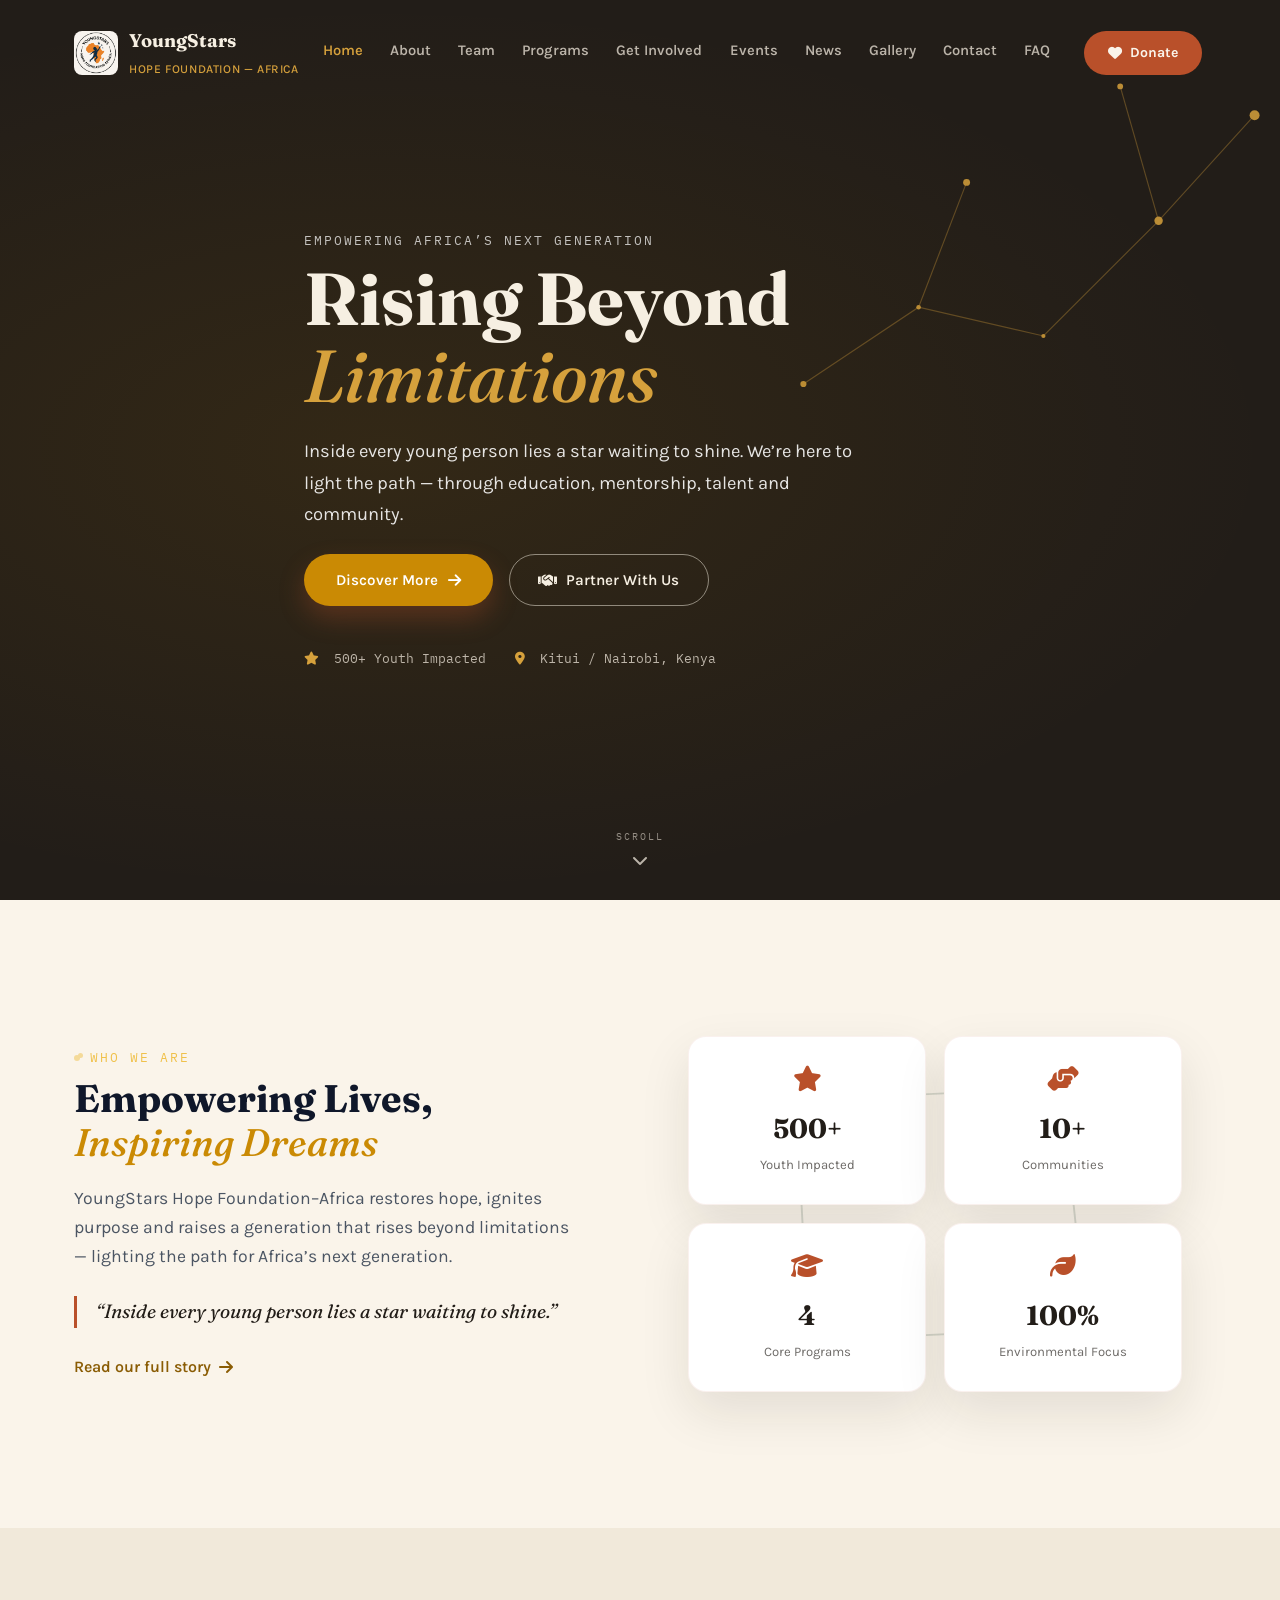
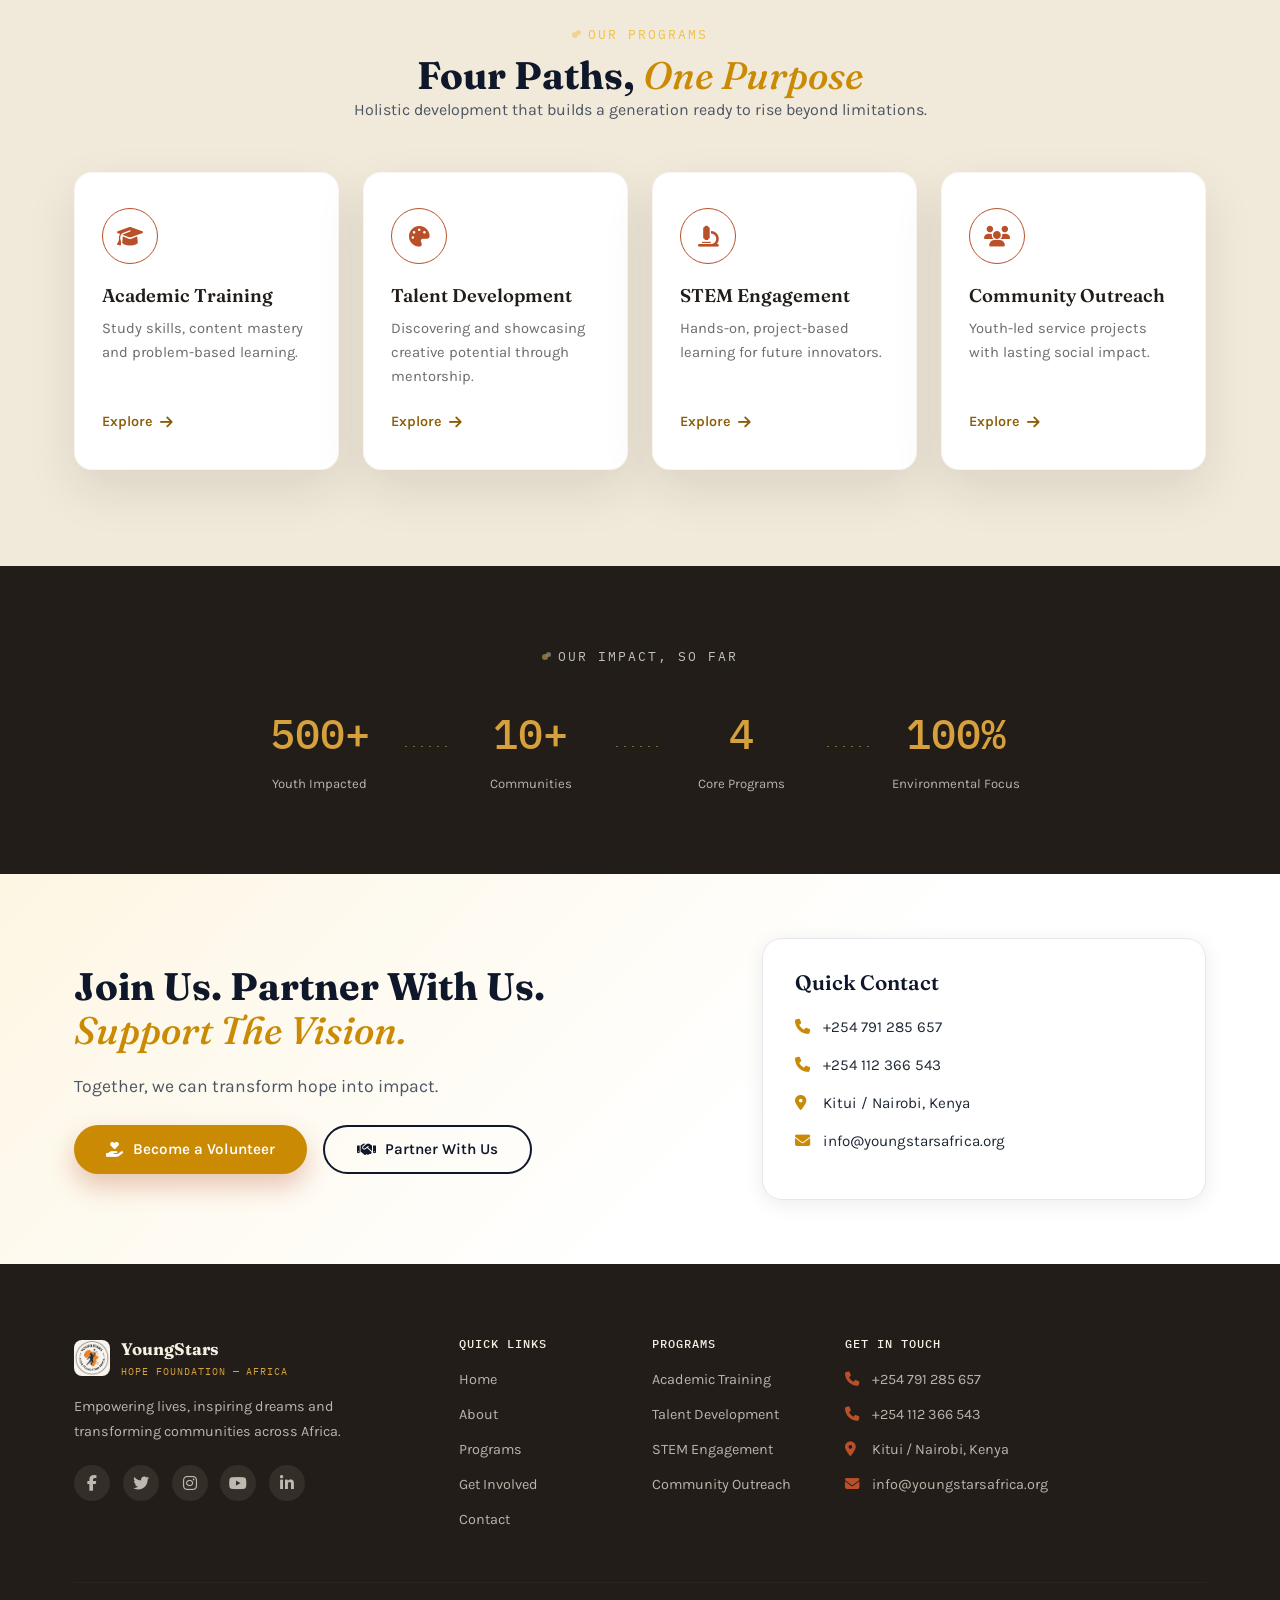
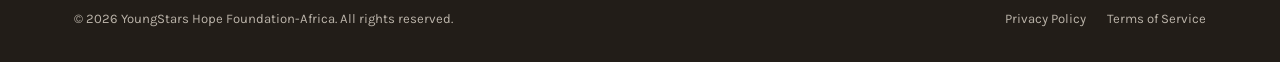
<file: index.html>
<!DOCTYPE html>
<html lang="en">
<head>
    <meta charset="UTF-8" />
    <meta name="viewport" content="width=device-width, initial-scale=1.0" />
    <title>YoungStars Hope Foundation-Africa | Empowering Africa's Next Generation</title>
    <meta name="description" content="YoungStars Hope Foundation-Africa empowers youth across Kenya through education, mentorship, talent development, and community outreach. Join us to transform lives." />
    <link rel="canonical" href="https://youngstarsafrica.org/" />

    <!-- Open Graph -->
    <meta property="og:title" content="YoungStars Hope Foundation-Africa" />
    <meta property="og:description" content="Empowering lives, inspiring dreams and transforming communities across Africa." />
    <meta property="og:image" content="https://youngstarsafrica.org/assets/img/og-image.jpg" />
    <meta property="og:url" content="https://youngstarsafrica.org/" />
    <meta property="og:type" content="website" />

    <!-- Twitter Card -->
    <meta name="twitter:card" content="summary_large_image" />
    <meta name="twitter:title" content="YoungStars Hope Foundation-Africa" />
    <meta name="twitter:description" content="Empowering lives, inspiring dreams and transforming communities across Africa." />
    <meta name="twitter:image" content="https://youngstarsafrica.org/assets/img/og-image.jpg" />

    <!-- Preconnect -->
    <link rel="preconnect" href="https://fonts.googleapis.com" />
    <link rel="preconnect" href="https://fonts.gstatic.com" crossorigin />

    <!-- Bootstrap 5 (grid, collapse & modal behaviour only — visuals are overridden in main.min.css) -->
    <link href="https://cdn.jsdelivr.net/npm/bootstrap@5.3.0/dist/css/bootstrap.min.css" rel="stylesheet" />

    <!-- Font Awesome 6 -->
    <link rel="stylesheet" href="https://cdnjs.cloudflare.com/ajax/libs/font-awesome/6.5.1/css/all.min.css" />

    <!-- Google Fonts: Fraunces (display), Karla (body), IBM Plex Mono (labels/data) -->
    <link href="https://fonts.googleapis.com/css2?family=Fraunces:ital,opsz,wght@0,9..144,300;0,9..144,500;0,9..144,600;0,9..144,700;0,9..144,900;1,9..144,500;1,9..144,600&family=Karla:wght@400;500;600;700&family=IBM+Plex+Mono:wght@400;500&display=swap" rel="stylesheet" />

    <!-- Main CSS -->
    <link rel="stylesheet" href="assets/css/main.min.css" />

    <!-- JSON-LD Structured Data: Organization -->
    <script type="application/ld+json">
        {
            "@context": "https://schema.org",
            "@type": "Organization",
            "name": "YoungStars Hope Foundation-Africa",
            "url": "https://youngstarsafrica.org",
            "logo": "assets/img/logo.png",
            "description": "Empowering lives, inspiring dreams and transforming communities across Africa.",
            "address": {
                "@type": "PostalAddress",
                "addressLocality": "Kitui / Nairobi",
                "addressCountry": "KE"
            },
            "contactPoint": {
                "@type": "ContactPoint",
                "telephone": "+254791285657",
                "contactType": "General Inquiries"
            },
            "sameAs": [
                "https://facebook.com/youngstarsafrica",
                "https://twitter.com/youngstarsafrica",
                "https://instagram.com/youngstarsafrica",
                "https://linkedin.com/company/youngstarsafrica"
            ]
        }
    </script>
</head>
<body>

    <a href="#main-content" class="skip-link">Skip to main content</a>

  <!-- ===== HEADER ===== -->
    <header class="site-header" id="header" role="banner" aria-label="Site header">
        <nav class="navbar navbar-expand-lg" aria-label="Main navigation">
            <div class="container nav-inner">
                <!-- Logo -->
                <a class="brand" href="index.html" aria-label="YoungStars Hope Foundation-Africa home">
                    <img src="assets/img/logo.png" alt="" height="44" width="44" class="brand-mark" />
                    <span class="brand-text">
                        <span class="brand-name">YoungStars</span>
                        <span class="brand-sub me-4">Hope Foundation &mdash; Africa</span>
                    </span>
                </a>

                <button class="nav-toggle" type="button" data-bs-toggle="collapse" data-bs-target="#mainNav"
                    aria-controls="mainNav" aria-expanded="false" aria-label="Toggle navigation menu">
                    <span></span><span></span><span></span>
                </button>

                <div class="collapse navbar-collapse" id="mainNav">
                    <ul class="nav-links">
                        <li><a class="nav-link active" href="index.html" aria-current="page">Home</a></li>
                        <li><a class="nav-link" href="about.html">About</a></li>
                        <li><a class="nav-link" href="team.html">Team</a></li>
                        <li><a class="nav-link" href="programs.html">Programs</a></li>
                        <li><a class="nav-link" href="get-involved.html">Get Involved</a></li>
                        <li><a class="nav-link" href="events.html">Events</a></li>
                        <li><a class="nav-link" href="news.html">News</a></li>
                        <li><a class="nav-link" href="gallery.html">Gallery</a></li>
                        <li><a class="nav-link" href="contact.html">Contact</a></li>
                        <li><a class="nav-link" href="faq.html">FAQ</a></li>
                        <li class="nav-cta">
                            <a href="donate.html" class="btn-donate" aria-label="Go to donation page">
                                <i class="fas fa-heart" aria-hidden="true"></i> Donate
                            </a>
                        </li>
                    </ul>
                </div>
            </div>
        </nav>
    </header>

    <!-- ===== MAIN CONTENT ===== -->
    <main id="main-content">

        <!-- ===== HERO ===== -->
        <section id="home" class="hero" aria-labelledby="hero-heading">
            <div class="hero-bg" style="background-image:url(https://res.cloudinary.com/evct6n3j/image/upload/f_auto,q_auto/landing_hero_hnla7z);"></div>
            <div class="hero-scrim"></div>

            <!-- Signature element: constellation of rising stars -->
            <svg class="hero-constellation" viewBox="0 0 640 520" xmlns="http://www.w3.org/2000/svg" aria-hidden="true" focusable="false">
                <g class="const-lines" stroke="rgba(214,161,60,0.4)" stroke-width="1.2" fill="none">
                    <path d="M 90 400 L 210 320 L 340 350 L 460 230 L 560 120" />
                    <path d="M 210 320 L 260 190" />
                    <path d="M 460 230 L 420 90" />
                </g>
                <g class="const-stars" fill="#D6A13C">
                    <circle class="star" cx="90" cy="400" r="3.2" />
                    <circle class="star" cx="210" cy="320" r="2.4" />
                    <circle class="star" cx="260" cy="190" r="3.6" />
                    <circle class="star" cx="340" cy="350" r="2.2" />
                    <circle class="star" cx="420" cy="90" r="3" />
                    <circle class="star" cx="460" cy="230" r="4.4" />
                    <circle class="star" cx="560" cy="120" r="5.2" />
                </g>
            </svg>

            <div class="container hero-inner">
                <p class="eyebrow eyebrow-light">Empowering Africa&rsquo;s Next Generation</p>
                <h1 id="hero-heading" class="hero-title">
                    Rising Beyond<br />
                    <em>Limitations</em>
                </h1>
                <p class="hero-lead">
                    Inside every young person lies a star waiting to shine.
                    We&rsquo;re here to light the path &mdash; through education, mentorship,
                    talent and community.
                </p>
                <div class="hero-actions">
                    <a href="about.html" class="btn btn-primary-warm">
                        Discover More <i class="fas fa-arrow-right" aria-hidden="true"></i>
                    </a>
                    <a href="get-involved.html" class="btn btn-outline-light">
                        <i class="fas fa-handshake" aria-hidden="true"></i> Partner With Us
                    </a>
                </div>
                <div class="hero-facts">
                    <span><i class="fas fa-star" aria-hidden="true"></i> 500+ Youth Impacted</span>
                    <span><i class="fas fa-map-marker-alt" aria-hidden="true"></i> Kitui / Nairobi, Kenya</span>
                </div>
            </div>

            <a href="#about" class="scroll-cue" aria-label="Scroll to About section">
                <span>Scroll</span>
                <i class="fas fa-chevron-down" aria-hidden="true"></i>
            </a>
        </section>

        <!-- ===== ABOUT (brief) ===== -->
        <section id="about" class="about-brief" aria-labelledby="about-heading">
            <div class="container">
                <div class="row g-5 align-items-center">
                    <div class="col-lg-6">
                        <p class="eyebrow"><span class="tag-dot" aria-hidden="true"></span>Who We Are</p>
                        <h2 id="about-heading" class="section-title">
                            Empowering Lives,<br /><span class="accent">Inspiring Dreams</span>
                        </h2>
                        <p class="lede">
                            YoungStars Hope Foundation&ndash;Africa restores hope, ignites purpose and
                            raises a generation that rises beyond limitations &mdash; lighting the path
                            for Africa&rsquo;s next generation.
                        </p>
                        <blockquote class="pull-quote">
                            &ldquo;Inside every young person lies a star waiting to shine.&rdquo;
                        </blockquote>
                        <a href="about.html" class="text-link">
                            Read our full story <i class="fas fa-arrow-right" aria-hidden="true"></i>
                        </a>
                    </div>
                    <div class="col-lg-6">
                        <div class="stat-cluster">
                            <svg class="stat-cluster-lines" viewBox="0 0 400 320" aria-hidden="true" focusable="false">
                                <path d="M 90 70 L 300 60 L 320 250 L 100 260 Z" stroke="rgba(51,80,62,0.18)" stroke-width="1.5" fill="none" />
                            </svg>
                            <div class="stat-tile" style="--tile-x:0; --tile-y:0;">
                                <i class="fas fa-star" aria-hidden="true"></i>
                                <span class="stat-num">500+</span>
                                <span class="stat-label">Youth Impacted</span>
                            </div>
                            <div class="stat-tile" style="--tile-x:1; --tile-y:0;">
                                <i class="fas fa-hands-helping" aria-hidden="true"></i>
                                <span class="stat-num">10+</span>
                                <span class="stat-label">Communities</span>
                            </div>
                            <div class="stat-tile" style="--tile-x:0; --tile-y:1;">
                                <i class="fas fa-graduation-cap" aria-hidden="true"></i>
                                <span class="stat-num">4</span>
                                <span class="stat-label">Core Programs</span>
                            </div>
                            <div class="stat-tile" style="--tile-x:1; --tile-y:1;">
                                <i class="fas fa-leaf" aria-hidden="true"></i>
                                <span class="stat-num">100%</span>
                                <span class="stat-label">Environmental Focus</span>
                            </div>
                        </div>
                    </div>
                </div>
            </div>
        </section>

        <!-- ===== PROGRAMS TEASER ===== -->
        <section id="programs" class="programs-teaser" aria-labelledby="programs-heading">
            <div class="container">
                <div class="section-head text-center">
                    <p class="eyebrow justify-center"><span class="tag-dot" aria-hidden="true"></span>Our Programs</p>
                    <h2 id="programs-heading" class="section-title">Four Paths, <span class="accent">One Purpose</span></h2>
                    <p class="section-sub">Holistic development that builds a generation ready to rise beyond limitations.</p>
                </div>

                <div class="row g-4">
                    <div class="col-sm-6 col-lg-3">
                        <a href="programs.html#academic" class="program-card fade-up">
                            <span class="program-icon"><i class="fas fa-graduation-cap" aria-hidden="true"></i></span>
                            <h3>Academic Training</h3>
                            <p>Study skills, content mastery and problem-based learning.</p>
                            <span class="card-link">Explore <i class="fas fa-arrow-right" aria-hidden="true"></i></span>
                        </a>
                    </div>
                    <div class="col-sm-6 col-lg-3">
                        <a href="programs.html#talent" class="program-card fade-up">
                            <span class="program-icon"><i class="fas fa-palette" aria-hidden="true"></i></span>
                            <h3>Talent Development</h3>
                            <p>Discovering and showcasing creative potential through mentorship.</p>
                            <span class="card-link">Explore <i class="fas fa-arrow-right" aria-hidden="true"></i></span>
                        </a>
                    </div>
                    <div class="col-sm-6 col-lg-3">
                        <a href="programs.html#stem" class="program-card fade-up">
                            <span class="program-icon"><i class="fas fa-microscope" aria-hidden="true"></i></span>
                            <h3>STEM Engagement</h3>
                            <p>Hands-on, project-based learning for future innovators.</p>
                            <span class="card-link">Explore <i class="fas fa-arrow-right" aria-hidden="true"></i></span>
                        </a>
                    </div>
                    <div class="col-sm-6 col-lg-3">
                        <a href="programs.html#outreach" class="program-card fade-up">
                            <span class="program-icon"><i class="fas fa-users" aria-hidden="true"></i></span>
                            <h3>Community Outreach</h3>
                            <p>Youth-led service projects with lasting social impact.</p>
                            <span class="card-link">Explore <i class="fas fa-arrow-right" aria-hidden="true"></i></span>
                        </a>
                    </div>
                </div>
            </div>
        </section>

        <!-- ===== IMPACT BAND ===== -->
        <section class="impact-band" aria-labelledby="impact-heading">
            <div class="container">
                <p class="eyebrow eyebrow-light justify-center"><span class="tag-dot" aria-hidden="true"></span>Our Impact, So Far</p>
                <h2 id="impact-heading" class="visually-hidden">Our impact so far</h2>
                <div class="impact-row">
                    <div class="impact-item">
                        <span class="impact-num">500+</span>
                        <span class="impact-label">Youth Impacted</span>
                    </div>
                    <span class="impact-dots" aria-hidden="true"></span>
                    <div class="impact-item">
                        <span class="impact-num">10+</span>
                        <span class="impact-label">Communities</span>
                    </div>
                    <span class="impact-dots" aria-hidden="true"></span>
                    <div class="impact-item">
                        <span class="impact-num">4</span>
                        <span class="impact-label">Core Programs</span>
                    </div>
                    <span class="impact-dots" aria-hidden="true"></span>
                    <div class="impact-item">
                        <span class="impact-num">100%</span>
                        <span class="impact-label">Environmental Focus</span>
                    </div>
                </div>
            </div>
        </section>

        <!-- ===== CTA / CONTACT ===== -->
        <section id="contact" class="cta-section" aria-labelledby="cta-heading">
            <div class="container">
                <div class="row g-5 align-items-center">
                    <div class="col-lg-7">
                        <h2 id="cta-heading" class="section-title">
                            Join Us. Partner With Us.<br /><span class="accent">Support The Vision.</span>
                        </h2>
                        <p class="lede">Together, we can transform hope into impact.</p>
                        <div class="hero-actions">
                            <a href="get-involved.html" class="btn btn-primary-warm">
                                <i class="fas fa-hand-holding-heart" aria-hidden="true"></i> Become a Volunteer
                            </a>
                            <a href="get-involved.html" class="btn btn-outline-dark">
                                <i class="fas fa-handshake" aria-hidden="true"></i> Partner With Us
                            </a>
                        </div>
                    </div>
                    <div class="col-lg-5">
                        <div class="contact-card">
                            <h3>Quick Contact</h3>
                            <p><i class="fas fa-phone" aria-hidden="true"></i> +254 791 285 657</p>
                            <p><i class="fas fa-phone" aria-hidden="true"></i> +254 112 366 543</p>
                            <p><i class="fas fa-map-marker-alt" aria-hidden="true"></i> Kitui / Nairobi, Kenya</p>
                            <p><i class="fas fa-envelope" aria-hidden="true"></i> info@youngstarsafrica.org</p>
                        </div>
                    </div>
                </div>
            </div>
        </section>

    </main>

    <!-- ===== FOOTER ===== -->
    <footer class="site-footer" role="contentinfo" aria-label="Site Footer">
    <div class="container">
            <div class="row g-4">
                <div class="col-lg-4">
                    <div class="footer-brand">
                        <img src="assets/img/logo.png" alt="" height="36" width="36" />
                        <div>
                            <span class="footer-name">YoungStars</span>
                            <span class="footer-sub">Hope Foundation &mdash; Africa</span>
                        </div>
                    </div>
                    <p class="footer-blurb">Empowering lives, inspiring dreams and transforming communities across Africa.</p>
                    <div class="social-links">
                        <a href="#" aria-label="Facebook"><i class="fab fa-facebook-f" aria-hidden="true"></i></a>
                        <a href="#" aria-label="Twitter"><i class="fab fa-twitter" aria-hidden="true"></i></a>
                        <a href="#" aria-label="Instagram"><i class="fab fa-instagram" aria-hidden="true"></i></a>
                        <a href="#" aria-label="YouTube"><i class="fab fa-youtube" aria-hidden="true"></i></a>
                        <a href="#" aria-label="LinkedIn"><i class="fab fa-linkedin-in" aria-hidden="true"></i></a>
                    </div>
                </div>
                <div class="col-6 col-lg-2">
                    <h4>Quick Links</h4>
                    <ul>
                        <li><a href="index.html">Home</a></li>
                        <li><a href="about.html">About</a></li>
                        <li><a href="programs.html">Programs</a></li>
                        <li><a href="get-involved.html">Get Involved</a></li>
                        <li><a href="contact.html">Contact</a></li>
                    </ul>
                </div>
                <div class="col-6 col-lg-2">
                    <h4>Programs</h4>
                    <ul>
                        <li><a href="programs.html#academic">Academic Training</a></li>
                        <li><a href="programs.html#talent">Talent Development</a></li>
                        <li><a href="programs.html#stem">STEM Engagement</a></li>
                        <li><a href="programs.html#outreach">Community Outreach</a></li>
                    </ul>
                </div>
                <div class="col-lg-4">
                    <h4>Get In Touch</h4>
                    <ul class="footer-contact">
                        <li><i class="fas fa-phone" aria-hidden="true"></i> +254 791 285 657</li>
                        <li><i class="fas fa-phone" aria-hidden="true"></i> +254 112 366 543</li>
                        <li><i class="fas fa-map-marker-alt" aria-hidden="true"></i> Kitui / Nairobi, Kenya</li>
                        <li><i class="fas fa-envelope" aria-hidden="true"></i> info@youngstarsafrica.org</li>
                    </ul>
                </div>
            </div>
            <hr />
            <div class="footer-bottom">
                <p>&copy; <span id="footer-year">2026</span> YoungStars Hope Foundation-Africa. All rights reserved.</p>
                <p>
                    <a href="privacy.html">Privacy Policy</a>
                    <a href="terms.html">Terms of Service</a>
                </p>
            </div>
        </div>
    </footer>

    <!-- ===== DONATION MODAL ===== -->
    <div class="modal fade" id="donationModal" tabindex="-1" aria-labelledby="donationModalLabel" aria-hidden="true">
        <div class="modal-dialog modal-dialog-centered">
            <div class="modal-content donation-modal-content">
                <div class="modal-header border-0 pb-0">
                    <h5 class="modal-title" id="donationModalLabel">
                        <i class="fas fa-heart" aria-hidden="true"></i> Support Our Mission
                    </h5>
                    <button type="button" class="btn-close" data-bs-dismiss="modal" aria-label="Close donation form"></button>
                </div>
                <div class="modal-body">
                    <p class="modal-intro">Your donation helps us empower youth across Africa. Thank you for your generosity.</p>

                    <form id="donationForm" novalidate>
                        <div class="mb-3">
                            <label class="form-label">Select Amount</label>
                            <div class="amount-group">
                                <button type="button" class="amount-btn" data-amount="500">KSh 500</button>
                                <button type="button" class="amount-btn" data-amount="1000">KSh 1,000</button>
                                <button type="button" class="amount-btn" data-amount="2500">KSh 2,500</button>
                                <button type="button" class="amount-btn" data-amount="5000">KSh 5,000</button>
                            </div>
                        </div>

                        <div class="mb-3">
                            <label for="customAmount" class="form-label">Or enter custom amount</label>
                            <div class="input-group">
                                <span class="input-group-text">KSh</span>
                                <input type="number" id="customAmount" class="form-control" placeholder="e.g. 750" min="1" step="1" />
                            </div>
                        </div>

                        <div class="mb-3">
                            <label for="donorPhone" class="form-label">Phone Number <span class="required">*</span></label>
                            <input type="tel" id="donorPhone" class="form-control" placeholder="0712345678 or 254712345678" required aria-describedby="phoneHelp" />
                            <div id="phoneHelp" class="form-text">Enter the M-Pesa registered phone number.</div>
                            <div class="invalid-feedback">Please enter a valid phone number (07XX or 2547XX).</div>
                        </div>

                        <div class="mb-3">
                            <label for="donorName" class="form-label">Your Name (optional)</label>
                            <input type="text" id="donorName" class="form-control" placeholder="e.g. Jane Muthoni" />
                        </div>

                        <div class="honeypot" aria-hidden="true">
                            <label for="honeypot">Leave this field empty</label>
                            <input type="text" id="honeypot" name="honeypot" tabindex="-1" autocomplete="off" />
                        </div>

                        <button type="submit" class="btn btn-primary-warm w-100" id="donateSubmitBtn">
                            <i class="fas fa-arrow-right" aria-hidden="true"></i> Donate Now
                        </button>

                        <div id="donationStatus" class="donation-status" role="status" aria-live="polite"></div>

                        <hr />
                        <p class="modal-fallback">
                            <i class="fas fa-info-circle" aria-hidden="true"></i>
                            Airtel / Telkom users: Pay via Paybill <strong>123456</strong> Account <strong>YOUNGSTARS</strong>
                        </p>
                    </form>
                </div>
            </div>
        </div>
    </div>

    <!-- ===== BACK TO TOP ===== -->
    <button class="back-to-top" id="backToTop" aria-label="Back to top">
        <i class="fas fa-arrow-up" aria-hidden="true"></i>
    </button>

    <script src="https://cdn.jsdelivr.net/npm/bootstrap@5.3.0/dist/js/bootstrap.bundle.min.js"
    integrity="sha384-geWF76RCwLtnZ8qwWowPQNguL3RmwHVBC9FhGdlKrxdiJJigb/j/68SIy3Te4Bkz"
    crossorigin="anonymous"></script>

    <script src="assets/js/main.min.js" defer></script>
</body>
</html>
</file>
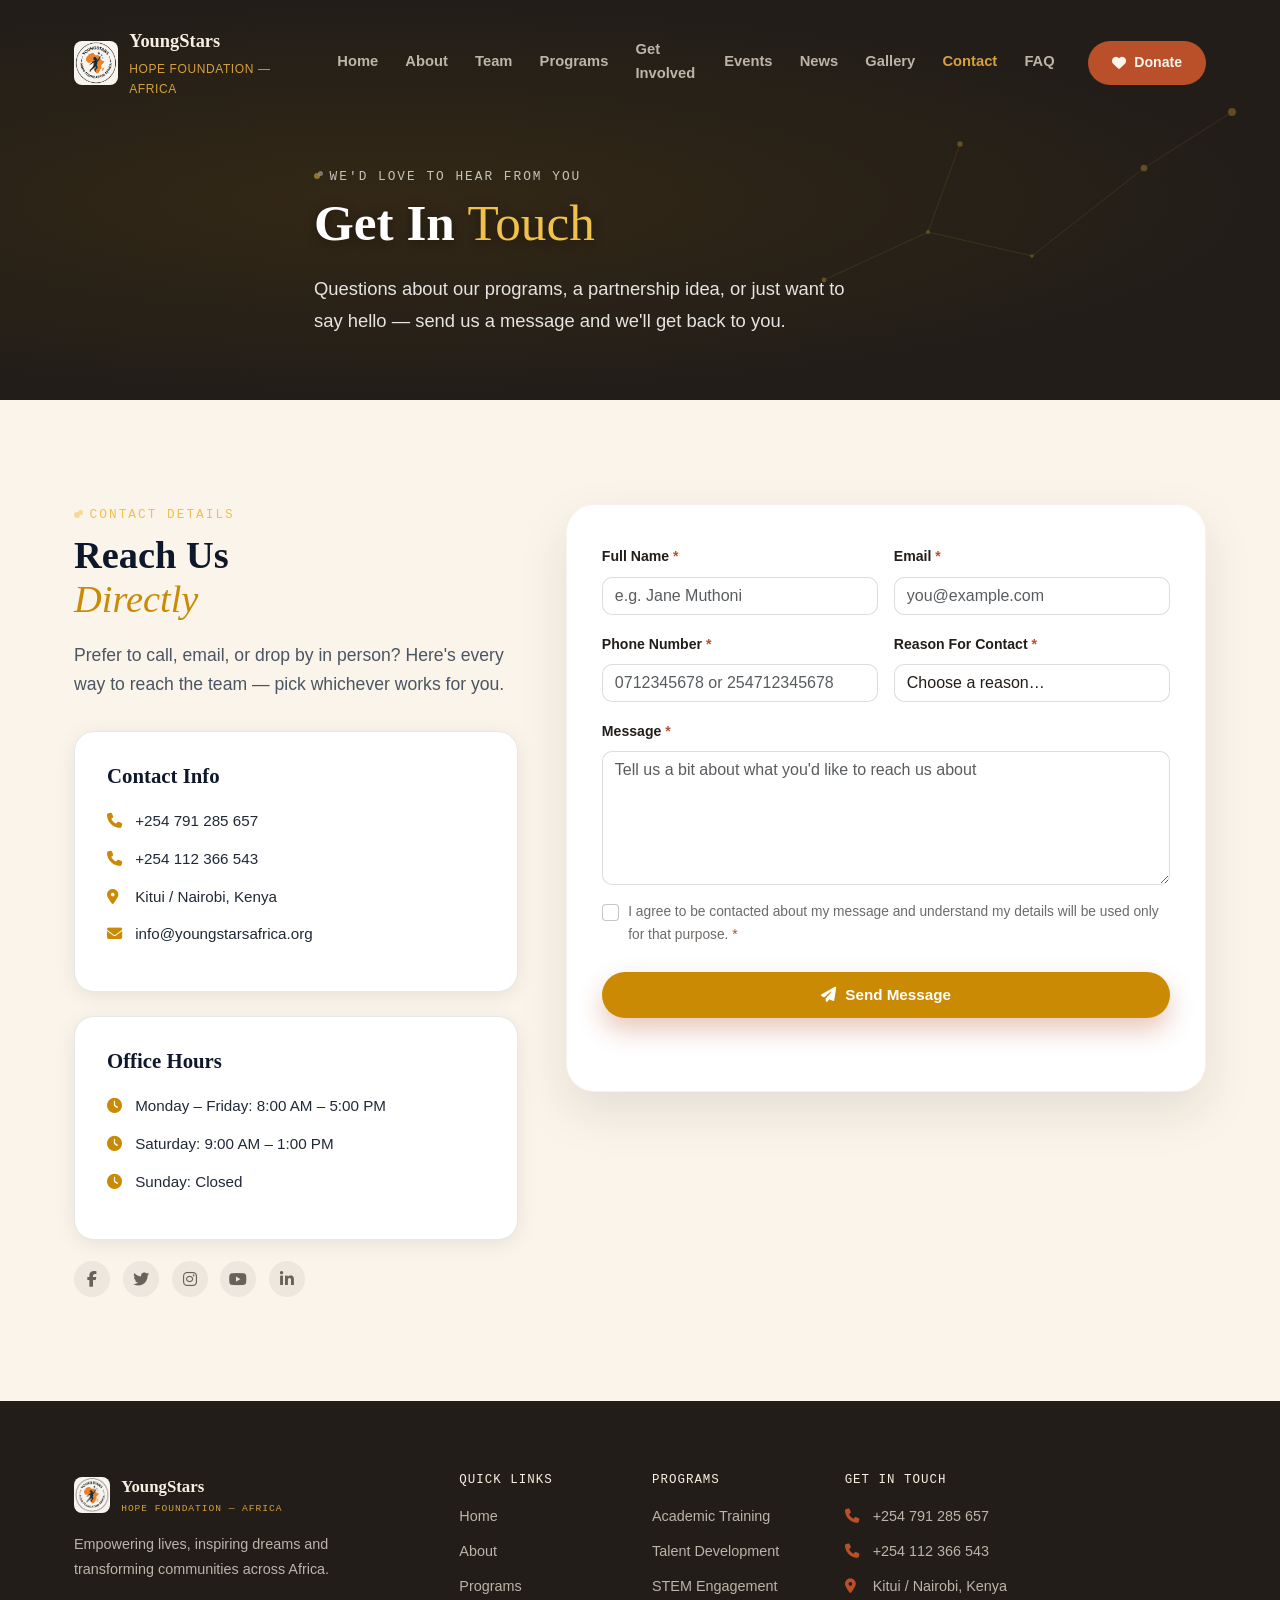
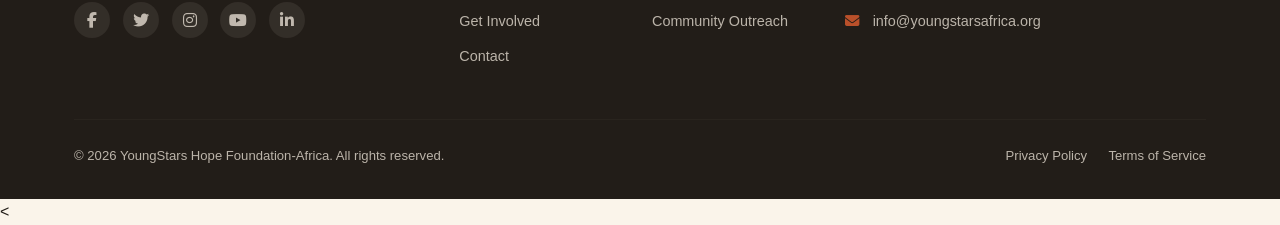
<file: contact.html>
<!DOCTYPE html>
<html lang="en">
<head>
    <meta charset="UTF-8" />
    <meta name="viewport" content="width=device-width, initial-scale=1.0" />

    <!-- ===== SECURITY HEADERS ===== -->
    <meta http-equiv="Content-Security-Policy" content="default-src 'self'; script-src 'self' https://cdn.jsdelivr.net; style-src 'self' https://cdn.jsdelivr.net https://cdnjs.cloudflare.com https://fonts.googleapis.com; img-src 'self' https://images.unsplash.com data:; font-src 'self' https://fonts.gstatic.com https://cdnjs.cloudflare.com; connect-src 'self' https://api.web3forms.com; base-uri 'self'; form-action 'self' https://api.web3forms.com; object-src 'none'; frame-ancestors 'self'; upgrade-insecure-requests;" />
    <meta name="referrer" content="strict-origin-when-cross-origin" />

    <title>Contact | YoungStars Hope Foundation-Africa</title>
    <meta name="description" content="Get in touch with YoungStars Hope Foundation-Africa — send us a message, call, or visit us in Kitui or Nairobi, Kenya." />
    <link rel="canonical" href="https://youngstarsafrica.org/contact.html" />

    <meta property="og:title" content="Contact | YoungStars Hope Foundation-Africa" />
    <meta property="og:description" content="Get in touch with YoungStars Hope Foundation-Africa." />
    <meta property="og:image" content="https://youngstarsafrica.org/assets/img/og-image.jpg" />
    <meta property="og:url" content="https://youngstarsafrica.org/contact.html" />
    <meta property="og:type" content="website" />

    <!-- ===== PERFORMANCE ===== -->
    <link rel="preconnect" href="https://fonts.googleapis.com" />
    <link rel="preconnect" href="https://fonts.gstatic.com" crossorigin />
    <link rel="preconnect" href="https://cdn.jsdelivr.net" crossorigin />
    <link rel="preconnect" href="https://cdnjs.cloudflare.com" crossorigin />
    <link rel="preconnect" href="https://images.unsplash.com" />

    <!-- Preload the banner photo — it's the largest paint on this page -->
    <link rel="preload" as="image" fetchpriority="high"
          href="https://images.unsplash.com/photo-1605896163420-830698e44fb1?auto=format&fit=crop&w=1600&q=80" />

    <link href="https://cdn.jsdelivr.net/npm/bootstrap@5.3.0/dist/css/bootstrap.min.css" rel="stylesheet" crossorigin="anonymous" />
    <link rel="stylesheet" href="https://cdnjs.cloudflare.com/ajax/libs/font-awesome/6.5.1/css/all.min.css" crossorigin="anonymous" />
    <link href="https://fonts.googleapis.com/css2?family=Fraunces:ital,opsz,wght@0,9..144,300;0,9..144,500;0,9..144,600;0,9..144,700;0,9..144,900;1,9..144,500;1,9..144,600&family=Karla:wght@400;500;600;700&family=IBM+Plex+Mono:wght@400;500&display=swap" rel="stylesheet" />

    <link rel="stylesheet" href="assets/css/main.min.css" />
</head>
<body>

    <a href="#main-content" class="skip-link">Skip to main content</a>

    <!-- ===== HEADER ===== -->
    <header class="site-header" id="header" role="banner" aria-label="Site header">
        <nav class="navbar navbar-expand-lg" aria-label="Main navigation">
            <div class="container nav-inner">
                <a class="brand" href="index.html" aria-label="YoungStars Hope Foundation-Africa home">
                    <img src="assets/img/logo.png" alt="" height="44" width="44" class="brand-mark" />
                    <span class="brand-text">
                        <span class="brand-name">YoungStars</span>
                        <span class="brand-sub me-4">Hope Foundation &mdash; Africa</span>
                    </span>
                </a>

                <button class="nav-toggle" type="button" data-bs-toggle="collapse" data-bs-target="#mainNav"
                    aria-controls="mainNav" aria-expanded="false" aria-label="Toggle navigation menu">
                    <span></span><span></span><span></span>
                </button>

                <div class="collapse navbar-collapse" id="mainNav">
                    <ul class="nav-links">
                        <li><a class="nav-link" href="index.html">Home</a></li>
                        <li><a class="nav-link" href="about.html">About</a></li>
                        <li><a class="nav-link" href="team.html">Team</a></li>
                        <li><a class="nav-link" href="programs.html">Programs</a></li>
                        <li><a class="nav-link" href="get-involved.html">Get Involved</a></li>
                        <li><a class="nav-link" href="events.html">Events</a></li>
                        <li><a class="nav-link" href="news.html">News</a></li>
                        <li><a class="nav-link" href="gallery.html">Gallery</a></li>
                        <li><a class="nav-link active" href="contact.html" aria-current="page">Contact</a></li>
                        <li><a class="nav-link" href="faq.html">FAQ</a></li>
                        <li class="nav-cta">
                            <button class="btn-donate" data-bs-toggle="modal" data-bs-target="#donationModal" aria-label="Open donation form">
                                <i class="fas fa-heart" aria-hidden="true"></i> Donate
                            </button>
                        </li>
                    </ul>
                </div>
            </div>
        </nav>
    </header>

    <!-- ===== MAIN CONTENT ===== -->
    <main id="main-content">

        <!-- ===== PAGE BANNER ===== -->
        <section class="page-banner" aria-labelledby="contact-hero-heading">
            <div class="hero-bg banner-bg-contact"></div>
            <div class="hero-scrim"></div>
            <svg class="hero-constellation banner-constellation" viewBox="0 0 640 400" xmlns="http://www.w3.org/2000/svg" aria-hidden="true" focusable="false">
                <g class="const-lines" stroke="rgba(214,161,60,0.4)" stroke-width="1.2" fill="none">
                    <path d="M 70 300 L 200 240 L 330 270 L 470 160 L 580 90" />
                    <path d="M 200 240 L 240 130" />
                </g>
                <g class="const-stars" fill="#D6A13C">
                    <circle class="star" cx="70" cy="300" r="3" />
                    <circle class="star" cx="200" cy="240" r="2.4" />
                    <circle class="star" cx="240" cy="130" r="3.4" />
                    <circle class="star" cx="330" cy="270" r="2.2" />
                    <circle class="star" cx="470" cy="160" r="4.2" />
                    <circle class="star" cx="580" cy="90" r="5" />
                </g>
            </svg>
            <div class="container banner-inner">
                <p class="eyebrow eyebrow-light"><span class="tag-dot" aria-hidden="true"></span>We'd Love To Hear From You</p>
                <h1 id="contact-hero-heading" class="page-title">Get In <em>Touch</em></h1>
                <p class="hero-lead">
                    Questions about our programs, a partnership idea, or just want to say hello &mdash;
                    send us a message and we'll get back to you.
                </p>
            </div>
        </section>

        <!-- ===== CONTACT FORM + INFO ===== -->
        <section class="contact-section" aria-labelledby="contact-form-heading">
            <div class="container">
                <div class="row g-5 contact-row">
                    <div class="col-lg-5 contact-info-col">
                        <p class="eyebrow"><span class="tag-dot" aria-hidden="true"></span>Contact Details</p>
                        <h2 id="contact-form-heading" class="section-title">
                            Reach Us<br /><span class="accent">Directly</span>
                        </h2>
                        <p class="lede">
                            Prefer to call, email, or drop by in person? Here's every way to
                            reach the team &mdash; pick whichever works for you.
                        </p>

                        <div class="contact-card">
                            <h3>Contact Info</h3>
                            <p><i class="fas fa-phone" aria-hidden="true"></i> +254 791 285 657</p>
                            <p><i class="fas fa-phone" aria-hidden="true"></i> +254 112 366 543</p>
                            <p><i class="fas fa-map-marker-alt" aria-hidden="true"></i> Kitui / Nairobi, Kenya</p>
                            <p><i class="fas fa-envelope" aria-hidden="true"></i> info@youngstarsafrica.org</p>
                        </div>

                        <div class="contact-card mt-4">
                            <h3>Office Hours</h3>
                            <p><i class="fas fa-clock" aria-hidden="true"></i> Monday &ndash; Friday: 8:00 AM &ndash; 5:00 PM</p>
                            <p><i class="fas fa-clock" aria-hidden="true"></i> Saturday: 9:00 AM &ndash; 1:00 PM</p>
                            <p><i class="fas fa-clock" aria-hidden="true"></i> Sunday: Closed</p>
                        </div>

                        <div class="social-links contact-social">
                            <a href="#" target="_blank" rel="noopener noreferrer" aria-label="Facebook"><i class="fab fa-facebook-f" aria-hidden="true"></i></a>
                            <a href="#" target="_blank" rel="noopener noreferrer" aria-label="Twitter"><i class="fab fa-twitter" aria-hidden="true"></i></a>
                            <a href="#" target="_blank" rel="noopener noreferrer" aria-label="Instagram"><i class="fab fa-instagram" aria-hidden="true"></i></a>
                            <a href="#" target="_blank" rel="noopener noreferrer" aria-label="YouTube"><i class="fab fa-youtube" aria-hidden="true"></i></a>
                            <a href="#" target="_blank" rel="noopener noreferrer" aria-label="LinkedIn"><i class="fab fa-linkedin-in" aria-hidden="true"></i></a>
                        </div>
                    </div>

                    <div class="col-lg-7">
                        <div class="form-panel fade-up">
                            <form id="contactForm" novalidate autocomplete="on">
                                <input type="hidden" name="access_key" value="YOUR_WEB3FORMS_ACCESS_KEY" />
                                <input type="hidden" name="subject" value="New message from youngstarsafrica.org contact form" />
                                <input type="hidden" name="from_name" value="YoungStars Hope Foundation-Africa website" />

                                <div class="row g-3">
                                    <div class="col-md-6">
                                        <label for="contactName" class="form-label">Full Name <span class="required">*</span></label>
                                        <input type="text" id="contactName" name="name" class="form-control" placeholder="e.g. Jane Muthoni" required autocomplete="name" maxlength="80" />
                                    </div>
                                    <div class="col-md-6">
                                        <label for="contactEmail" class="form-label">Email <span class="required">*</span></label>
                                        <input type="email" id="contactEmail" name="email" class="form-control" placeholder="you@example.com" required autocomplete="email" maxlength="120" />
                                    </div>
                                    <div class="col-md-6">
                                        <label for="contactPhone" class="form-label">Phone Number <span class="required">*</span></label>
                                        <input type="tel" id="contactPhone" name="phone" class="form-control" placeholder="0712345678 or 254712345678"
                                               required autocomplete="tel" inputmode="tel" maxlength="13"
                                               pattern="^(0(7|1)[0-9]{8}|254(7|1)[0-9]{8})$" />
                                    </div>
                                    <div class="col-md-6">
                                        <label for="contactReason" class="form-label">Reason For Contact <span class="required">*</span></label>
                                        <select id="contactReason" name="reason" class="form-select" required>
                                            <option value="" selected disabled>Choose a reason&hellip;</option>
                                            <option value="General Inquiry">General Inquiry</option>
                                            <option value="Volunteering">Volunteering</option>
                                            <option value="Donations">Donations</option>
                                            <option value="Partnerships">Partnerships</option>
                                            <option value="Media / Press">Media / Press</option>
                                            <option value="Other">Other</option>
                                        </select>
                                    </div>
                                    <div class="col-12">
                                        <label for="contactMessage" class="form-label">Message <span class="required">*</span></label>
                                        <textarea id="contactMessage" name="message" class="form-control" rows="5" required maxlength="1500"
                                                  placeholder="Tell us a bit about what you'd like to reach us about"></textarea>
                                    </div>
                                    <div class="col-12">
                                        <div class="form-check">
                                            <input type="checkbox" id="contactConsent" name="consent" class="form-check-input" required value="yes" />
                                            <label for="contactConsent" class="form-check-label">
                                                I agree to be contacted about my message and understand my details will
                                                be used only for that purpose. <span class="required">*</span>
                                            </label>
                                        </div>
                                    </div>
                                </div>

                                <div class="honeypot" aria-hidden="true">
                                    <label for="contactHoneypot">Leave this field empty</label>
                                    <input type="text" id="contactHoneypot" name="honeypot" tabindex="-1" autocomplete="off" />
                                </div>

                                <button type="submit" class="btn btn-primary-warm w-100 mt-4" id="contactSubmitBtn">
                                    <i class="fas fa-paper-plane" aria-hidden="true"></i> Send Message
                                </button>

                                <div id="contactStatus" class="form-status" role="status" aria-live="polite"></div>
                            </form>
                        </div>
                    </div>
                </div>
            </div>
        </section>

    </main>

    <!-- ===== FOOTER ===== -->
    <footer class="site-footer" role="contentinfo" aria-label="Site footer">
        <div class="container">
            <div class="row g-4">
                <div class="col-lg-4">
                    <div class="footer-brand">
                        <img src="assets/img/logo.png" alt="" height="36" width="36" />
                        <div>
                            <span class="footer-name">YoungStars</span>
                            <span class="footer-sub">Hope Foundation &mdash; Africa</span>
                        </div>
                    </div>
                    <p class="footer-blurb">Empowering lives, inspiring dreams and transforming communities across Africa.</p>
                    <div class="social-links">
                        <a href="#" target="_blank" rel="noopener noreferrer" aria-label="Facebook"><i class="fab fa-facebook-f" aria-hidden="true"></i></a>
                        <a href="#" target="_blank" rel="noopener noreferrer" aria-label="Twitter"><i class="fab fa-twitter" aria-hidden="true"></i></a>
                        <a href="#" target="_blank" rel="noopener noreferrer" aria-label="Instagram"><i class="fab fa-instagram" aria-hidden="true"></i></a>
                        <a href="#" target="_blank" rel="noopener noreferrer" aria-label="YouTube"><i class="fab fa-youtube" aria-hidden="true"></i></a>
                        <a href="#" target="_blank" rel="noopener noreferrer" aria-label="LinkedIn"><i class="fab fa-linkedin-in" aria-hidden="true"></i></a>
                    </div>
                </div>
                <div class="col-6 col-lg-2">
                    <h4>Quick Links</h4>
                    <ul>
                        <li><a href="index.html">Home</a></li>
                        <li><a href="about.html">About</a></li>
                        <li><a href="programs.html">Programs</a></li>
                        <li><a href="get-involved.html">Get Involved</a></li>
                        <li><a href="contact.html">Contact</a></li>
                    </ul>
                </div>
                <div class="col-6 col-lg-2">
                    <h4>Programs</h4>
                    <ul>
                        <li><a href="programs.html#academic">Academic Training</a></li>
                        <li><a href="programs.html#talent">Talent Development</a></li>
                        <li><a href="programs.html#stem">STEM Engagement</a></li>
                        <li><a href="programs.html#outreach">Community Outreach</a></li>
                    </ul>
                </div>
                <div class="col-lg-4">
                    <h4>Get In Touch</h4>
                    <ul class="footer-contact">
                        <li><i class="fas fa-phone" aria-hidden="true"></i> +254 791 285 657</li>
                        <li><i class="fas fa-phone" aria-hidden="true"></i> +254 112 366 543</li>
                        <li><i class="fas fa-map-marker-alt" aria-hidden="true"></i> Kitui / Nairobi, Kenya</li>
                        <li><i class="fas fa-envelope" aria-hidden="true"></i> info@youngstarsafrica.org</li>
                    </ul>
                </div>
            </div>
            <hr />
            <div class="footer-bottom">
                <p>&copy; <span id="footer-year">2026</span> YoungStars Hope Foundation-Africa. All rights reserved.</p>
                <p>
                    <a href="privacy.html">Privacy Policy</a>
                    <a href="terms.html">Terms of Service</a>
                </p>
            </div>
        </div>
    </footer>

    <!-- ===== DONATION MODAL ===== -->
    <div class="modal fade" id="donationModal" tabindex="-1" aria-labelledby="donationModalLabel" aria-hidden="true">
        <div class="modal-dialog modal-dialog-centered">
            <div class="modal-content donation-modal-content">
                <div class="modal-header border-0 pb-0">
                    <h5 class="modal-title" id="donationModalLabel">
                        <i class="fas fa-heart" aria-hidden="true"></i> Support Our Mission
                    </h5>
                    <button type="button" class="btn-close" data-bs-dismiss="modal" aria-label="Close donation form"></button>
                </div>
                <div class="modal-body">
                    <p class="modal-intro">Your donation helps us empower youth across Africa. Thank you for your generosity.</p>

                    <form id="donationForm" novalidate autocomplete="on">
                        <div class="mb-3">
                            <label class="form-label">Select Amount</label>
                            <div class="amount-group">
                                <button type="button" class="amount-btn" data-amount="500">KSh 500</button>
                                <button type="button" class="amount-btn" data-amount="1000">KSh 1,000</button>
                                <button type="button" class="amount-btn" data-amount="2500">KSh 2,500</button>
                                <button type="button" class="amount-btn" data-amount="5000">KSh 5,000</button>
                            </div>
                        </div>

                        <div class="mb-3">
                            <label for="customAmount" class="form-label">Or enter custom amount</label>
                            <div class="input-group">
                                <span class="input-group-text">KSh</span>
                                <input type="number" id="customAmount" class="form-control" placeholder="e.g. 750" min="1" max="1000000" step="1" inputmode="numeric" />
                            </div>
                        </div>

                        <div class="mb-3">
                            <label for="donorPhone" class="form-label">Phone Number <span class="required">*</span></label>
                            <input type="tel" id="donorPhone" class="form-control" placeholder="0712345678 or 254712345678"
                                   required aria-describedby="phoneHelp" autocomplete="tel" inputmode="tel"
                                   maxlength="13" pattern="^(0(7|1)[0-9]{8}|254(7|1)[0-9]{8})$" />
                            <div id="phoneHelp" class="form-text">Enter the M-Pesa registered phone number.</div>
                            <div class="invalid-feedback">Please enter a valid phone number (07XX or 2547XX).</div>
                        </div>

                        <div class="mb-3">
                            <label for="donorName" class="form-label">Your Name (optional)</label>
                            <input type="text" id="donorName" class="form-control" placeholder="e.g. Jane Muthoni" autocomplete="name" maxlength="80" />
                        </div>

                        <div class="mb-3">
                            <div class="form-check">
                                <input type="checkbox" id="donorTermsConsent" name="terms_consent" class="form-check-input" required value="yes" />
                                <label for="donorTermsConsent" class="form-check-label">
                                    I agree to the <a href="terms.html" target="_blank" rel="noopener noreferrer">Terms</a> and
                                    <a href="privacy.html" target="_blank" rel="noopener noreferrer">Privacy Policy</a> <span class="required">*</span>
                                </label>
                            </div>
                        </div>

                        <div class="honeypot" aria-hidden="true">
                            <label for="honeypot">Leave this field empty</label>
                            <input type="text" id="honeypot" name="honeypot" tabindex="-1" autocomplete="off" />
                        </div>

                        <button type="submit" class="btn btn-primary-warm w-100" id="donateSubmitBtn">
                            <i class="fas fa-arrow-right" aria-hidden="true"></i> Donate Now
                        </button>

                        <div id="donationStatus" class="donation-status" role="status" aria-live="polite"></div>

                        <hr />
                        <p class="modal-fallback">
                            <i class="fas fa-info-circle" aria-hidden="true"></i>
                            Airtel / Telkom users: Pay via Paybill <strong>123456</strong> Account <strong>YOUNGSTARS</strong>
                        </p>
                    </form>
                </div>
            </div>
        </div>
    </div>

    <!-- ===== BACK TO TOP ===== -->
    <button class="back-to-top" id="backToTop" aria-label="Back to top">
        <i class="fas fa-arrow-up" aria-hidden="true"></i>
    </button>

    <!-- ===== SCRIPTS ===== -->
    <<script src="https://cdn.jsdelivr.net/npm/bootstrap@5.3.0/dist/js/bootstrap.bundle.min.js"
    integrity="sha384-geWF76RCwLtnZ8qwWowPQNguL3RmwHVBC9FhGdlKrxdiJJigb/j/68SIy3Te4Bkz"
    crossorigin="anonymous"></script>

    <script src="assets/js/main.min.js" defer></script>
</body>
</html>
</file>
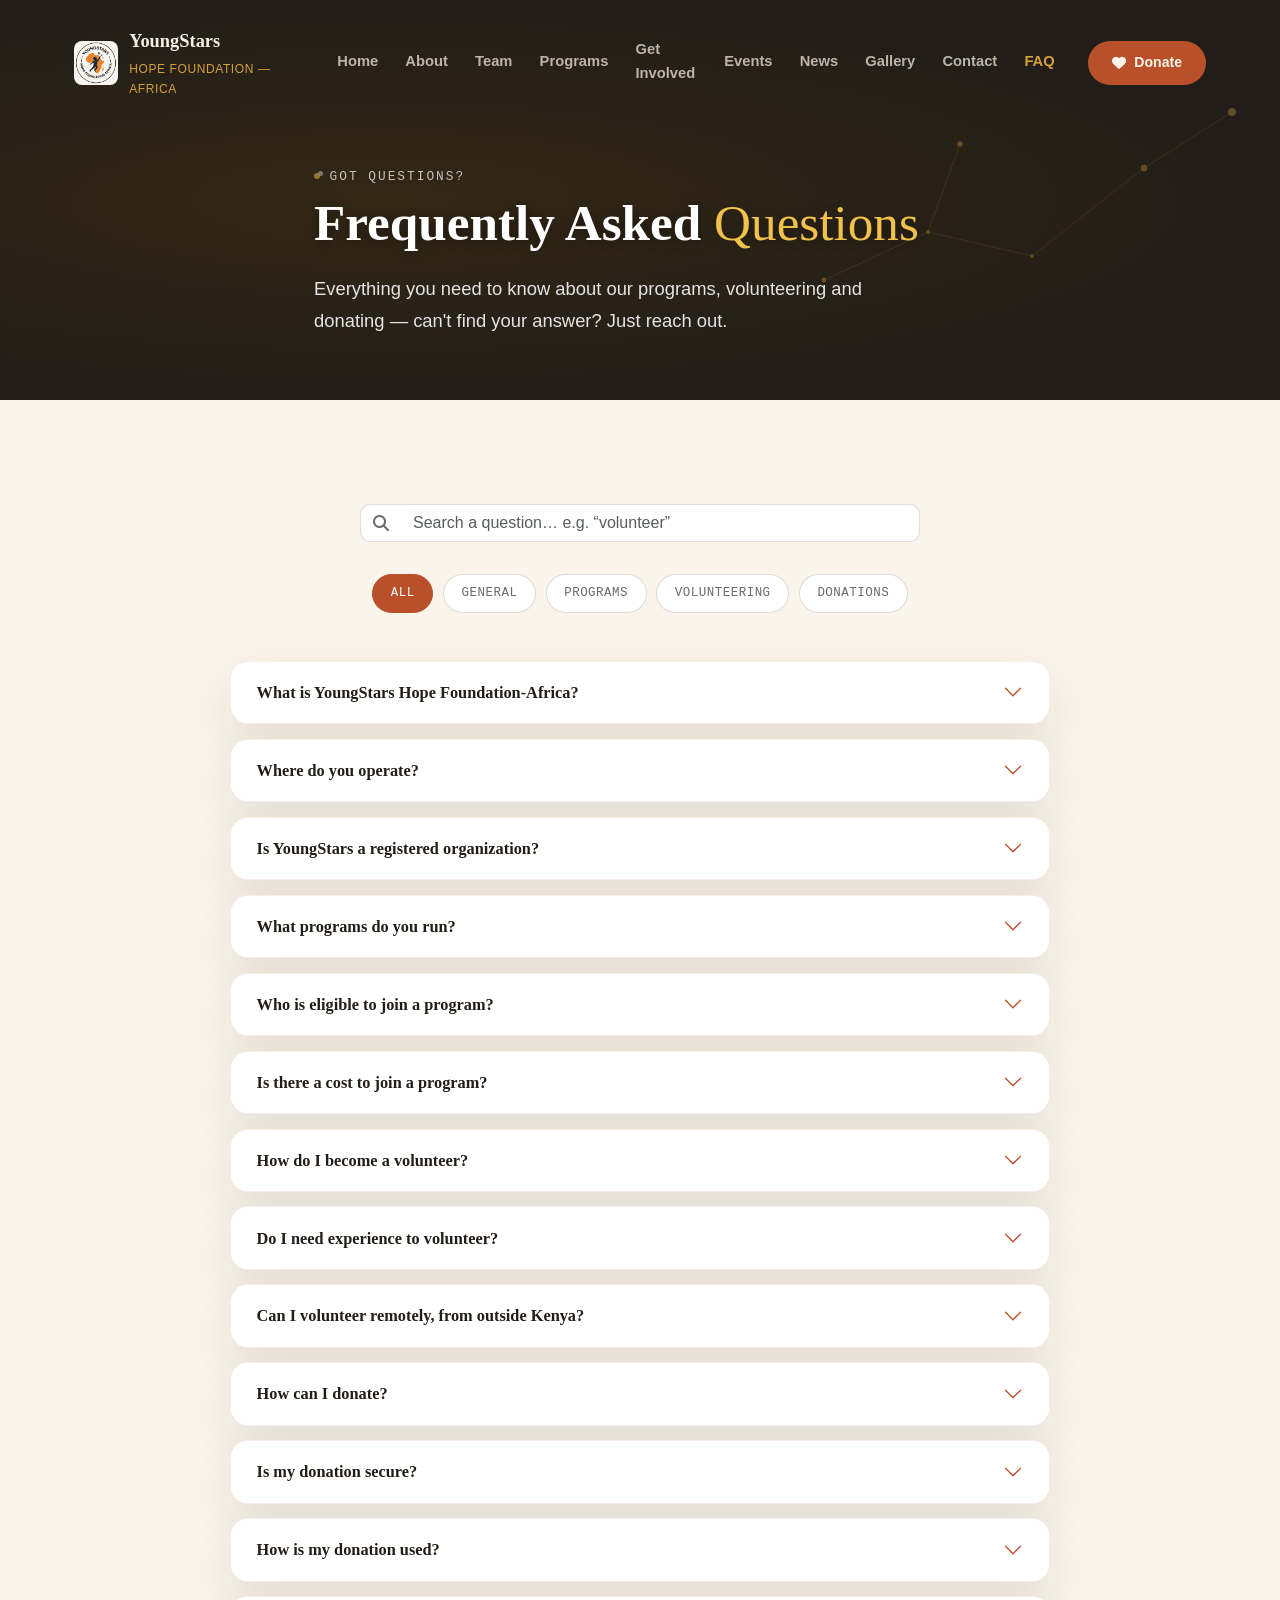
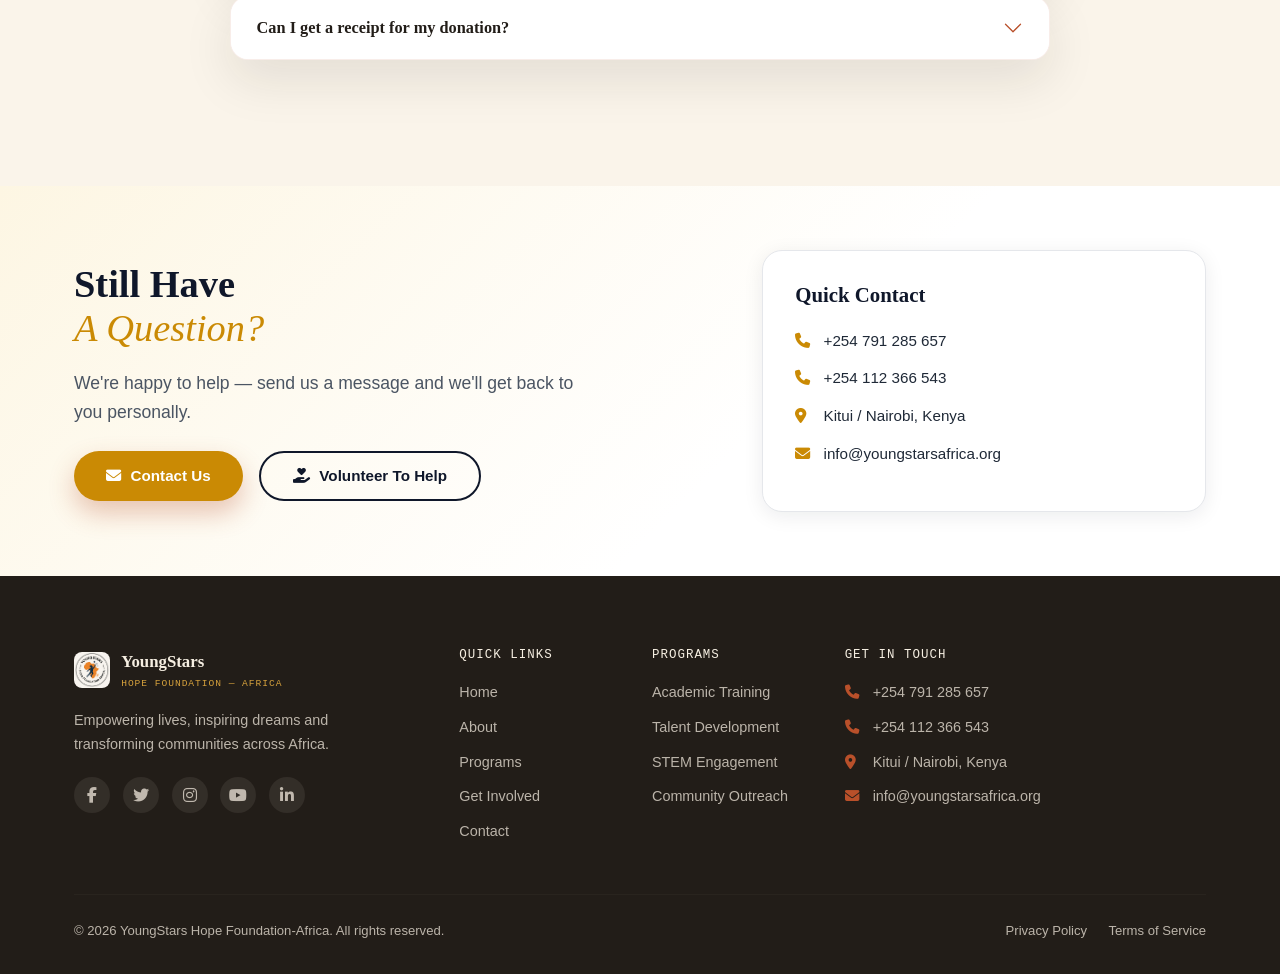
<file: faq.html>
<!DOCTYPE html>
<html lang="en">
<head>
    <meta charset="UTF-8" />
    <meta name="viewport" content="width=device-width, initial-scale=1.0" />

    <!-- ===== SECURITY HEADERS ===== -->
    <meta http-equiv="Content-Security-Policy" content="default-src 'self'; script-src 'self' https://cdn.jsdelivr.net; style-src 'self' https://cdn.jsdelivr.net https://cdnjs.cloudflare.com https://fonts.googleapis.com; img-src 'self' https://images.unsplash.com data:; font-src 'self' https://fonts.gstatic.com https://cdnjs.cloudflare.com; connect-src 'self'; base-uri 'self'; form-action 'self'; object-src 'none'; frame-ancestors 'self'; upgrade-insecure-requests;" />
    <meta name="referrer" content="strict-origin-when-cross-origin" />

    <title>FAQ | YoungStars Hope Foundation-Africa</title>
    <meta name="description" content="Answers to common questions about YoungStars Hope Foundation-Africa's programs, volunteering, donations, and how we work." />
    <link rel="canonical" href="https://youngstarsafrica.org/faq.html" />

    <meta property="og:title" content="FAQ | YoungStars Hope Foundation-Africa" />
    <meta property="og:description" content="Answers to common questions about our programs, volunteering, and donations." />
    <meta property="og:image" content="https://youngstarsafrica.org/assets/img/og-image.jpg" />
    <meta property="og:url" content="https://youngstarsafrica.org/faq.html" />
    <meta property="og:type" content="website" />

    <!-- ===== PERFORMANCE ===== -->
    <link rel="preconnect" href="https://fonts.googleapis.com" />
    <link rel="preconnect" href="https://fonts.gstatic.com" crossorigin />
    <link rel="preconnect" href="https://cdn.jsdelivr.net" crossorigin />
    <link rel="preconnect" href="https://cdnjs.cloudflare.com" crossorigin />
    <link rel="preconnect" href="https://images.unsplash.com" />

    <!-- Preload the banner photo — it's the largest paint on this page -->
    <link rel="preload" as="image" fetchpriority="high"
          href="https://images.unsplash.com/photo-1511376979163-f804dff7ad7b?auto=format&fit=crop&w=1920&q=80" />

    <link href="https://cdn.jsdelivr.net/npm/bootstrap@5.3.0/dist/css/bootstrap.min.css" rel="stylesheet" crossorigin="anonymous" />
    <link rel="stylesheet" href="https://cdnjs.cloudflare.com/ajax/libs/font-awesome/6.5.1/css/all.min.css" crossorigin="anonymous" />
    <link href="https://fonts.googleapis.com/css2?family=Fraunces:ital,opsz,wght@0,9..144,300;0,9..144,500;0,9..144,600;0,9..144,700;0,9..144,900;1,9..144,500;1,9..144,600&family=Karla:wght@400;500;600;700&family=IBM+Plex+Mono:wght@400;500&display=swap" rel="stylesheet" />

    <link rel="stylesheet" href="assets/css/main.min.css" />
</head>
<body>

    <a href="#main-content" class="skip-link">Skip to main content</a>

    <!-- ===== HEADER ===== -->
    <header class="site-header" id="header" role="banner" aria-label="Site header">
        <nav class="navbar navbar-expand-lg" aria-label="Main navigation">
            <div class="container nav-inner">
                <a class="brand" href="index.html" aria-label="YoungStars Hope Foundation-Africa home">
                    <img src="assets/img/logo.png" alt="" height="44" width="44" class="brand-mark" />
                    <span class="brand-text">
                        <span class="brand-name">YoungStars</span>
                        <span class="brand-sub me-4">Hope Foundation &mdash; Africa</span>
                </a>

                <button class="nav-toggle" type="button" data-bs-toggle="collapse" data-bs-target="#mainNav"
                    aria-controls="mainNav" aria-expanded="false" aria-label="Toggle navigation menu">
                    <span></span><span></span><span></span>
                </button>

                <div class="collapse navbar-collapse" id="mainNav">
                    <ul class="nav-links">
                        <li><a class="nav-link" href="index.html">Home</a></li>
                        <li><a class="nav-link" href="about.html">About</a></li>
                        <li><a class="nav-link" href="team.html">Team</a></li>
                        <li><a class="nav-link" href="programs.html">Programs</a></li>
                        <li><a class="nav-link" href="get-involved.html">Get Involved</a></li>
                        <li><a class="nav-link" href="events.html">Events</a></li>
                        <li><a class="nav-link" href="news.html">News</a></li>
                        <li><a class="nav-link" href="gallery.html">Gallery</a></li>
                        <li><a class="nav-link" href="contact.html">Contact</a></li>
                        <li><a class="nav-link active" href="faq.html" aria-current="page">FAQ</a></li>
                        <li class="nav-cta">
                            <button class="btn-donate" data-bs-toggle="modal" data-bs-target="#donationModal" aria-label="Open donation form">
                                <i class="fas fa-heart" aria-hidden="true"></i> Donate
                            </button>
                        </li>
                    </ul>
                </div>
            </div>
        </nav>
    </header>

    <!-- ===== MAIN CONTENT ===== -->
    <main id="main-content">

        <!-- ===== PAGE BANNER ===== -->
        <section class="page-banner" aria-labelledby="faq-hero-heading">
            <div class="hero-bg banner-bg-faq"></div>
            <div class="hero-scrim"></div>
            <svg class="hero-constellation banner-constellation" viewBox="0 0 640 400" xmlns="http://www.w3.org/2000/svg" aria-hidden="true" focusable="false">
                <g class="const-lines" stroke="rgba(214,161,60,0.4)" stroke-width="1.2" fill="none">
                    <path d="M 70 300 L 200 240 L 330 270 L 470 160 L 580 90" />
                    <path d="M 200 240 L 240 130" />
                </g>
                <g class="const-stars" fill="#D6A13C">
                    <circle class="star" cx="70" cy="300" r="3" />
                    <circle class="star" cx="200" cy="240" r="2.4" />
                    <circle class="star" cx="240" cy="130" r="3.4" />
                    <circle class="star" cx="330" cy="270" r="2.2" />
                    <circle class="star" cx="470" cy="160" r="4.2" />
                    <circle class="star" cx="580" cy="90" r="5" />
                </g>
            </svg>
            <div class="container banner-inner">
                <p class="eyebrow eyebrow-light"><span class="tag-dot" aria-hidden="true"></span>Got Questions?</p>
                <h1 id="faq-hero-heading" class="page-title">Frequently Asked <em>Questions</em></h1>
                <p class="hero-lead">
                    Everything you need to know about our programs, volunteering and donating &mdash;
                    can't find your answer? Just <a href="contact.html">reach out</a>.
                </p>
            </div>
        </section>

        <!-- ===== FAQ ===== -->
        <section class="faq-section" aria-labelledby="faq-list-heading">
            <div class="container">
                <h2 id="faq-list-heading" class="visually-hidden">Frequently Asked Questions List</h2>

                <div class="faq-search">
                    <div class="input-group">
                        <span class="input-group-text"><i class="fas fa-search" aria-hidden="true"></i></span>
                        <input type="search" id="faqSearchInput" class="form-control" placeholder="Search a question&hellip; e.g. &ldquo;volunteer&rdquo;" aria-label="Search frequently asked questions" />
                    </div>
                </div>

                <div class="faq-filters" role="tablist" aria-label="Filter questions by category">
                    <button type="button" class="faq-filter-btn is-active" data-filter="all" role="tab" aria-selected="true">All</button>
                    <button type="button" class="faq-filter-btn" data-filter="general" role="tab" aria-selected="false">General</button>
                    <button type="button" class="faq-filter-btn" data-filter="programs" role="tab" aria-selected="false">Programs</button>
                    <button type="button" class="faq-filter-btn" data-filter="volunteering" role="tab" aria-selected="false">Volunteering</button>
                    <button type="button" class="faq-filter-btn" data-filter="donations" role="tab" aria-selected="false">Donations</button>
                </div>

                <div class="accordion faq-accordion" id="faqAccordion">

                    <div class="accordion-item faq-item" data-category="general" data-question="what is youngstars hope foundation-africa">
                        <h3 class="accordion-header" id="faqHeading1">
                            <button class="accordion-button collapsed" type="button" data-bs-toggle="collapse" data-bs-target="#faqCollapse1" aria-expanded="false" aria-controls="faqCollapse1">
                                What is YoungStars Hope Foundation-Africa?
                            </button>
                        </h3>
                        <div id="faqCollapse1" class="accordion-collapse collapse" aria-labelledby="faqHeading1" data-bs-parent="#faqAccordion">
                            <div class="accordion-body">
                                We're a non-profit based in Kenya working to empower African youth through education,
                                talent development, STEM engagement and community outreach &mdash; helping young people
                                build the skills and confidence to shape their own futures.
                            </div>
                        </div>
                    </div>

                    <div class="accordion-item faq-item" data-category="general" data-question="where do you operate">
                        <h3 class="accordion-header" id="faqHeading2">
                            <button class="accordion-button collapsed" type="button" data-bs-toggle="collapse" data-bs-target="#faqCollapse2" aria-expanded="false" aria-controls="faqCollapse2">
                                Where do you operate?
                            </button>
                        </h3>
                        <div id="faqCollapse2" class="accordion-collapse collapse" aria-labelledby="faqHeading2" data-bs-parent="#faqAccordion">
                            <div class="accordion-body">
                                Our programs run primarily in Kitui and Nairobi, Kenya, with community outreach
                                events extending to surrounding areas. As we grow, we plan to expand to more
                                regions across Africa.
                            </div>
                        </div>
                    </div>

                    <div class="accordion-item faq-item" data-category="general" data-question="is youngstars a registered organization">
                        <h3 class="accordion-header" id="faqHeading3">
                            <button class="accordion-button collapsed" type="button" data-bs-toggle="collapse" data-bs-target="#faqCollapse3" aria-expanded="false" aria-controls="faqCollapse3">
                                Is YoungStars a registered organization?
                            </button>
                        </h3>
                        <div id="faqCollapse3" class="accordion-collapse collapse" aria-labelledby="faqHeading3" data-bs-parent="#faqAccordion">
                            <div class="accordion-body">
                                Yes. YoungStars Hope Foundation-Africa is a registered non-profit organization
                                operating in Kenya. Details on our registration are available on request &mdash;
                                <a href="contact.html">contact us</a> if you'd like documentation for a partnership
                                or grant application.
                            </div>
                        </div>
                    </div>

                    <div class="accordion-item faq-item" data-category="programs" data-question="what programs do you run">
                        <h3 class="accordion-header" id="faqHeading4">
                            <button class="accordion-button collapsed" type="button" data-bs-toggle="collapse" data-bs-target="#faqCollapse4" aria-expanded="false" aria-controls="faqCollapse4">
                                What programs do you run?
                            </button>
                        </h3>
                        <div id="faqCollapse4" class="accordion-collapse collapse" aria-labelledby="faqHeading4" data-bs-parent="#faqAccordion">
                            <div class="accordion-body">
                                Four core areas: Academic Training, Talent Development, STEM Engagement, and
                                Community Outreach. Each is designed around building practical, lasting skills
                                rather than one-off events. See the
                                <a href="programs.html">Programs page</a> for a full breakdown.
                            </div>
                        </div>
                    </div>

                    <div class="accordion-item faq-item" data-category="programs" data-question="who is eligible to join a program">
                        <h3 class="accordion-header" id="faqHeading5">
                            <button class="accordion-button collapsed" type="button" data-bs-toggle="collapse" data-bs-target="#faqCollapse5" aria-expanded="false" aria-controls="faqCollapse5">
                                Who is eligible to join a program?
                            </button>
                        </h3>
                        <div id="faqCollapse5" class="accordion-collapse collapse" aria-labelledby="faqHeading5" data-bs-parent="#faqAccordion">
                            <div class="accordion-body">
                                Our programs are open to school-age youth in the communities we serve, with a
                                few programs extending to young adults. Specific age ranges and enrollment
                                windows vary by program &mdash; <a href="contact.html">contact us</a> to check
                                what's currently open.
                            </div>
                        </div>
                    </div>

                    <div class="accordion-item faq-item" data-category="programs" data-question="is there a cost to join a program">
                        <h3 class="accordion-header" id="faqHeading6">
                            <button class="accordion-button collapsed" type="button" data-bs-toggle="collapse" data-bs-target="#faqCollapse6" aria-expanded="false" aria-controls="faqCollapse6">
                                Is there a cost to join a program?
                            </button>
                        </h3>
                        <div id="faqCollapse6" class="accordion-collapse collapse" aria-labelledby="faqHeading6" data-bs-parent="#faqAccordion">
                            <div class="accordion-body">
                                No. All our programs are free for participants, funded through donations,
                                grants and partnerships &mdash; which is exactly why donor and volunteer
                                support matters so much.
                            </div>
                        </div>
                    </div>

                    <div class="accordion-item faq-item" data-category="volunteering" data-question="how do i become a volunteer">
                        <h3 class="accordion-header" id="faqHeading7">
                            <button class="accordion-button collapsed" type="button" data-bs-toggle="collapse" data-bs-target="#faqCollapse7" aria-expanded="false" aria-controls="faqCollapse7">
                                How do I become a volunteer?
                            </button>
                        </h3>
                        <div id="faqCollapse7" class="accordion-collapse collapse" aria-labelledby="faqHeading7" data-bs-parent="#faqAccordion">
                            <div class="accordion-body">
                                Fill out the application on our
                                <a href="get-involved.html#volunteer">Get Involved page</a> &mdash; tell us your
                                area of interest and availability, and a member of our team will reach out
                                to arrange next steps, usually within a few days.
                            </div>
                        </div>
                    </div>

                    <div class="accordion-item faq-item" data-category="volunteering" data-question="do i need experience to volunteer">
                        <h3 class="accordion-header" id="faqHeading8">
                            <button class="accordion-button collapsed" type="button" data-bs-toggle="collapse" data-bs-target="#faqCollapse8" aria-expanded="false" aria-controls="faqCollapse8">
                                Do I need experience to volunteer?
                            </button>
                        </h3>
                        <div id="faqCollapse8" class="accordion-collapse collapse" aria-labelledby="faqHeading8" data-bs-parent="#faqAccordion">
                            <div class="accordion-body">
                                Not for most roles. What matters most is reliability and enthusiasm for working
                                with young people. Some specialized roles (like STEM mentoring) benefit from
                                relevant background, but we'll always match you to something you're a good fit for.
                            </div>
                        </div>
                    </div>

                    <div class="accordion-item faq-item" data-category="volunteering" data-question="can i volunteer remotely from outside kenya">
                        <h3 class="accordion-header" id="faqHeading9">
                            <button class="accordion-button collapsed" type="button" data-bs-toggle="collapse" data-bs-target="#faqCollapse9" aria-expanded="false" aria-controls="faqCollapse9">
                                Can I volunteer remotely, from outside Kenya?
                            </button>
                        </h3>
                        <div id="faqCollapse9" class="accordion-collapse collapse" aria-labelledby="faqHeading9" data-bs-parent="#faqAccordion">
                            <div class="accordion-body">
                                Some roles &mdash; like mentoring, content support, or grant writing &mdash; can be
                                done remotely. Mention this in the "Tell us about yourself" field on the
                                application form and we'll let you know what's available.
                            </div>
                        </div>
                    </div>

                    <div class="accordion-item faq-item" data-category="donations" data-question="how can i donate">
                        <h3 class="accordion-header" id="faqHeading10">
                            <button class="accordion-button collapsed" type="button" data-bs-toggle="collapse" data-bs-target="#faqCollapse10" aria-expanded="false" aria-controls="faqCollapse10">
                                How can I donate?
                            </button>
                        </h3>
                        <div id="faqCollapse10" class="accordion-collapse collapse" aria-labelledby="faqHeading10" data-bs-parent="#faqAccordion">
                            <div class="accordion-body">
                                Click the <strong>Donate</strong> button at the top of any page to give via M-Pesa.
                                Airtel and Telkom users can pay directly via Paybill &mdash; the details are shown
                                in the donation form.
                            </div>
                        </div>
                    </div>

                    <div class="accordion-item faq-item" data-category="donations" data-question="is my donation secure">
                        <h3 class="accordion-header" id="faqHeading11">
                            <button class="accordion-button collapsed" type="button" data-bs-toggle="collapse" data-bs-target="#faqCollapse11" aria-expanded="false" aria-controls="faqCollapse11">
                                Is my donation secure?
                            </button>
                        </h3>
                        <div id="faqCollapse11" class="accordion-collapse collapse" aria-labelledby="faqHeading11" data-bs-parent="#faqAccordion">
                            <div class="accordion-body">
                                Yes. Donations are processed directly through M-Pesa/Paybill, so we never see or
                                store your payment details on our website.
                            </div>
                        </div>
                    </div>

                    <div class="accordion-item faq-item" data-category="donations" data-question="how is my donation used">
                        <h3 class="accordion-header" id="faqHeading12">
                            <button class="accordion-button collapsed" type="button" data-bs-toggle="collapse" data-bs-target="#faqCollapse12" aria-expanded="false" aria-controls="faqCollapse12">
                                How is my donation used?
                            </button>
                        </h3>
                        <div id="faqCollapse12" class="accordion-collapse collapse" aria-labelledby="faqHeading12" data-bs-parent="#faqAccordion">
                            <div class="accordion-body">
                                Donations fund program materials, mentor stipends, event costs and outreach
                                activities across our four core programs. For a breakdown of where support goes,
                                see the <a href="about.html">About page</a> or reach out to us directly.
                            </div>
                        </div>
                    </div>

                    <div class="accordion-item faq-item" data-category="donations" data-question="can i get a receipt for my donation">
                        <h3 class="accordion-header" id="faqHeading13">
                            <button class="accordion-button collapsed" type="button" data-bs-toggle="collapse" data-bs-target="#faqCollapse13" aria-expanded="false" aria-controls="faqCollapse13">
                                Can I get a receipt for my donation?
                            </button>
                        </h3>
                        <div id="faqCollapse13" class="accordion-collapse collapse" aria-labelledby="faqHeading13" data-bs-parent="#faqAccordion">
                            <div class="accordion-body">
                                Yes &mdash; <a href="contact.html">contact us</a> with your M-Pesa transaction code
                                and we'll send a receipt for your records.
                            </div>
                        </div>
                    </div>

                </div>

                <p class="faq-empty-state d-none" id="faqEmptyState">
                    No questions match your search. Try a different word, or
                    <a href="contact.html">ask us directly</a>.
                </p>
            </div>
        </section>

        <!-- ===== CTA ===== -->
        <section class="cta-section" aria-labelledby="faq-cta-heading">
            <div class="container">
                <div class="row g-5 align-items-center">
                    <div class="col-lg-7">
                        <h2 id="faq-cta-heading" class="section-title">
                            Still Have<br /><span class="accent">A Question?</span>
                        </h2>
                        <p class="lede">We're happy to help &mdash; send us a message and we'll get back to you personally.</p>
                        <div class="hero-actions">
                            <a href="contact.html" class="btn btn-primary-warm">
                                <i class="fas fa-envelope" aria-hidden="true"></i> Contact Us
                            </a>
                            <a href="get-involved.html#volunteer" class="btn btn-outline-dark">
                                <i class="fas fa-hand-holding-heart" aria-hidden="true"></i> Volunteer To Help
                            </a>
                        </div>
                    </div>
                    <div class="col-lg-5">
                        <div class="contact-card">
                            <h3>Quick Contact</h3>
                            <p><i class="fas fa-phone" aria-hidden="true"></i> +254 791 285 657</p>
                            <p><i class="fas fa-phone" aria-hidden="true"></i> +254 112 366 543</p>
                            <p><i class="fas fa-map-marker-alt" aria-hidden="true"></i> Kitui / Nairobi, Kenya</p>
                            <p><i class="fas fa-envelope" aria-hidden="true"></i> info@youngstarsafrica.org</p>
                        </div>
                    </div>
                </div>
            </div>
        </section>

    </main>

    <!-- ===== FOOTER ===== -->
    <footer class="site-footer" role="contentinfo" aria-label="Site footer">
        <div class="container">
            <div class="row g-4">
                <div class="col-lg-4">
                    <div class="footer-brand">
                        <img src="assets/img/logo.png" alt="" height="36" width="36" />
                        <div>
                            <span class="footer-name">YoungStars</span>
                            <span class="footer-sub">Hope Foundation &mdash; Africa</span>
                        </div>
                    </div>
                    <p class="footer-blurb">Empowering lives, inspiring dreams and transforming communities across Africa.</p>
                    <div class="social-links">
                        <a href="#" target="_blank" rel="noopener noreferrer" aria-label="Facebook"><i class="fab fa-facebook-f" aria-hidden="true"></i></a>
                        <a href="#" target="_blank" rel="noopener noreferrer" aria-label="Twitter"><i class="fab fa-twitter" aria-hidden="true"></i></a>
                        <a href="#" target="_blank" rel="noopener noreferrer" aria-label="Instagram"><i class="fab fa-instagram" aria-hidden="true"></i></a>
                        <a href="#" target="_blank" rel="noopener noreferrer" aria-label="YouTube"><i class="fab fa-youtube" aria-hidden="true"></i></a>
                        <a href="#" target="_blank" rel="noopener noreferrer" aria-label="LinkedIn"><i class="fab fa-linkedin-in" aria-hidden="true"></i></a>
                    </div>
                </div>
                <div class="col-6 col-lg-2">
                    <h4>Quick Links</h4>
                    <ul>
                        <li><a href="index.html">Home</a></li>
                        <li><a href="about.html">About</a></li>
                        <li><a href="programs.html">Programs</a></li>
                        <li><a href="get-involved.html">Get Involved</a></li>
                        <li><a href="contact.html">Contact</a></li>
                    </ul>
                </div>
                <div class="col-6 col-lg-2">
                    <h4>Programs</h4>
                    <ul>
                        <li><a href="programs.html#academic">Academic Training</a></li>
                        <li><a href="programs.html#talent">Talent Development</a></li>
                        <li><a href="programs.html#stem">STEM Engagement</a></li>
                        <li><a href="programs.html#outreach">Community Outreach</a></li>
                    </ul>
                </div>
                <div class="col-lg-4">
                    <h4>Get In Touch</h4>
                    <ul class="footer-contact">
                        <li><i class="fas fa-phone" aria-hidden="true"></i> +254 791 285 657</li>
                        <li><i class="fas fa-phone" aria-hidden="true"></i> +254 112 366 543</li>
                        <li><i class="fas fa-map-marker-alt" aria-hidden="true"></i> Kitui / Nairobi, Kenya</li>
                        <li><i class="fas fa-envelope" aria-hidden="true"></i> info@youngstarsafrica.org</li>
                    </ul>
                </div>
            </div>
            <hr />
            <div class="footer-bottom">
                <p>&copy; <span id="footer-year">2026</span> YoungStars Hope Foundation-Africa. All rights reserved.</p>
                <p>
                    <a href="privacy.html">Privacy Policy</a>
                    <a href="terms.html">Terms of Service</a>
                </p>
            </div>
        </div>
    </footer>
    <!-- ===== BACK TO TOP ===== -->
    <button class="back-to-top" id="backToTop" aria-label="Back to top">
        <i class="fas fa-arrow-up" aria-hidden="true"></i>
    </button>

    <!-- ===== SCRIPTS ===== -->
    <script src="https://cdn.jsdelivr.net/npm/bootstrap@5.3.0/dist/js/bootstrap.bundle.min.js"
    integrity="sha384-geWF76RCwLtnZ8qwWowPQNguL3RmwHVBC9FhGdlKrxdiJJigb/j/68SIy3Te4Bkz"
    crossorigin="anonymous"></script>

    <script src="assets/js/main.min.js" defer></script>
</body>
</html>
</file>
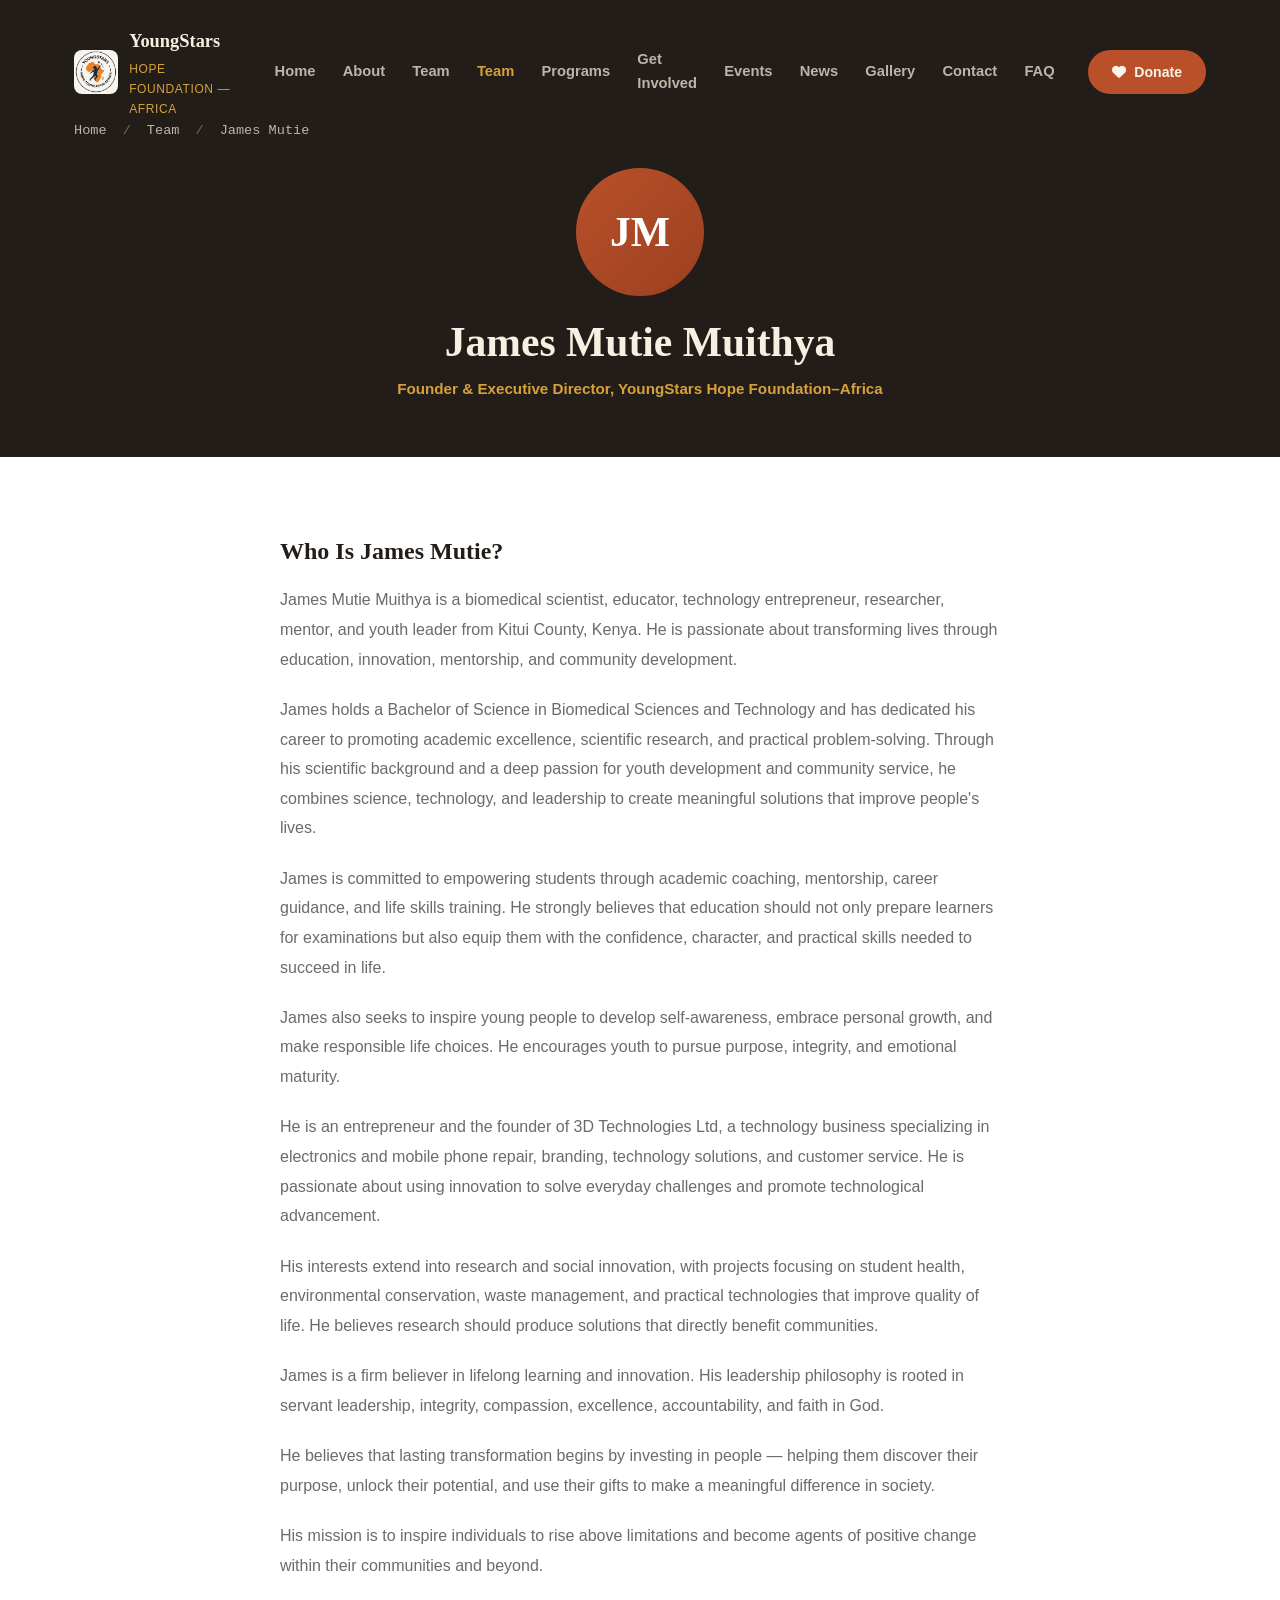
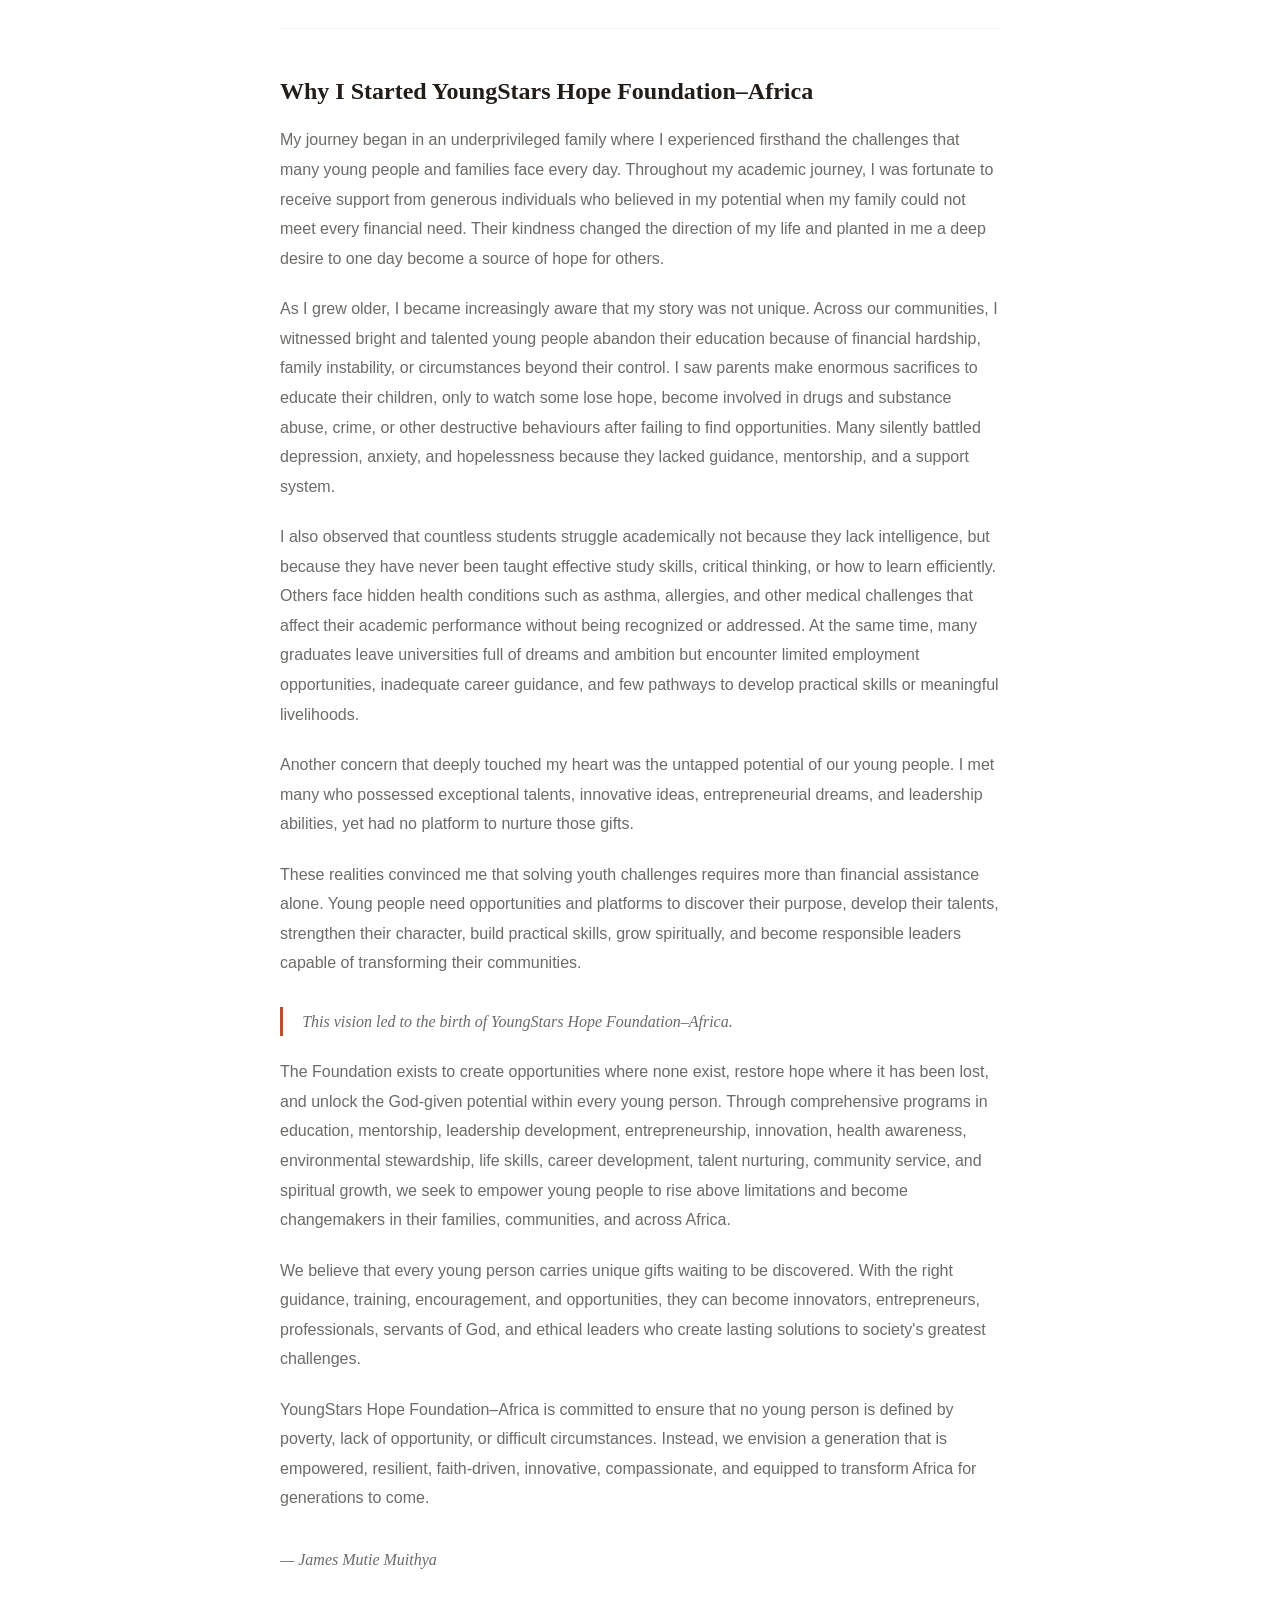
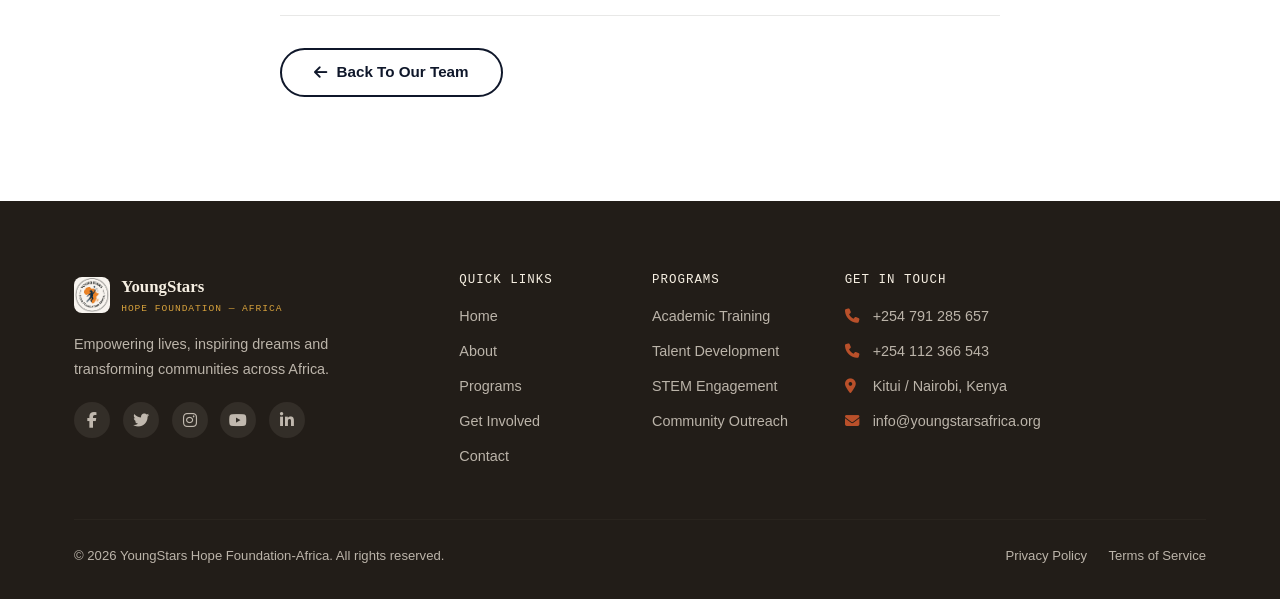
<file: james-mutie.html>
<!DOCTYPE html>
<html lang="en">
<head>
    <meta charset="UTF-8" />
    <meta name="viewport" content="width=device-width, initial-scale=1.0" />

    <!-- ===== SECURITY HEADERS ===== -->
    <meta http-equiv="Content-Security-Policy" content="default-src 'self'; script-src 'self' https://cdn.jsdelivr.net; style-src 'self' https://cdn.jsdelivr.net https://cdnjs.cloudflare.com https://fonts.googleapis.com; img-src 'self' https://images.unsplash.com data:; font-src 'self' https://fonts.gstatic.com https://cdnjs.cloudflare.com; connect-src 'self'; base-uri 'self'; form-action 'self'; object-src 'none'; frame-ancestors 'self'; upgrade-insecure-requests;" />
    <meta name="referrer" content="strict-origin-when-cross-origin" />

    <title>James Mutie Muithya — Founder &amp; Executive Director | YoungStars Hope Foundation-Africa</title>
    <meta name="description" content="Meet James Mutie Muithya, Founder and Executive Director of YoungStars Hope Foundation-Africa, and read why he started the foundation." />
    <link rel="canonical" href="https://youngstarsafrica.org/james-mutie.html" />

    <meta property="og:title" content="James Mutie Muithya — Founder & Executive Director" />
    <meta property="og:description" content="Why James Mutie started YoungStars Hope Foundation-Africa." />
    <meta property="og:image" content="https://youngstarsafrica.org/assets/img/og-image.jpg" />
    <meta property="og:url" content="https://youngstarsafrica.org/james-mutie.html" />
    <meta property="og:type" content="profile" />

    <link rel="preconnect" href="https://fonts.googleapis.com" />
    <link rel="preconnect" href="https://fonts.gstatic.com" crossorigin />
    <link rel="preconnect" href="https://cdn.jsdelivr.net" crossorigin />
    <link rel="preconnect" href="https://cdnjs.cloudflare.com" crossorigin />

    <link href="https://cdn.jsdelivr.net/npm/bootstrap@5.3.0/dist/css/bootstrap.min.css" rel="stylesheet" crossorigin="anonymous" />
    <link rel="stylesheet" href="https://cdnjs.cloudflare.com/ajax/libs/font-awesome/6.5.1/css/all.min.css" crossorigin="anonymous" />
    <link href="https://fonts.googleapis.com/css2?family=Fraunces:ital,opsz,wght@0,9..144,300;0,9..144,500;0,9..144,600;0,9..144,700;0,9..144,900;1,9..144,500;1,9..144,600&family=Karla:wght@400;500;600;700&family=IBM+Plex+Mono:wght@400;500&display=swap" rel="stylesheet" />

    <link rel="stylesheet" href="assets/css/main.min.css" />
</head>
<body>

    <a href="#main-content" class="skip-link">Skip to main content</a>

    <!-- ===== HEADER ===== -->
    <header class="site-header" id="header" role="banner" aria-label="Site header">
        <nav class="navbar navbar-expand-lg" aria-label="Main navigation">
            <div class="container nav-inner">
                <a class="brand" href="index.html" aria-label="YoungStars Hope Foundation-Africa home">
                    <img src="assets/img/logo.png" alt="" height="44" width="44" class="brand-mark" />
                    <span class="brand-text">
                        <span class="brand-name">YoungStars</span>
                        <span class="brand-sub me-4">Hope Foundation &mdash; Africa</span>
                    </span>
                </a>

                <button class="nav-toggle" type="button" data-bs-toggle="collapse" data-bs-target="#mainNav"
                    aria-controls="mainNav" aria-expanded="false" aria-label="Toggle navigation menu">
                    <span></span><span></span><span></span>
                </button>

                <div class="collapse navbar-collapse" id="mainNav">
                    <ul class="nav-links">
                        <li><a class="nav-link" href="index.html">Home</a></li>
                        <li><a class="nav-link" href="about.html">About</a></li>
                        <li><a class="nav-link" href="team.html">Team</a></li>
                        <li><a class="nav-link active" href="team.html" aria-current="page">Team</a></li>
                        <li><a class="nav-link" href="programs.html">Programs</a></li>
                        <li><a class="nav-link" href="get-involved.html">Get Involved</a></li>
                        <li><a class="nav-link" href="events.html">Events</a></li>
                        <li><a class="nav-link" href="news.html">News</a></li>
                        <li><a class="nav-link" href="gallery.html">Gallery</a></li>
                        <li><a class="nav-link" href="contact.html">Contact</a></li>
                        <li><a class="nav-link" href="faq.html">FAQ</a></li>
                        <li class="nav-cta">
                            <a href="donate.html" class="btn-donate" aria-label="Go to donation page">
                                <i class="fas fa-heart" aria-hidden="true"></i> Donate
                            </a>
                        </li>
                    </ul>
                </div>
            </div>
        </nav>
    </header>

    <!-- ===== MAIN CONTENT ===== -->
    <main id="main-content">

        <!-- ===== FOUNDER HEADER ===== -->
        <section class="founder-header">
            <div class="container">
                <p class="breadcrumb breadcrumb-on-dark">
                    <a href="index.html">Home</a><span>/</span><a href="team.html">Team</a><span>/</span>James Mutie
                </p>

                <!--
                    PLACEHOLDER NOTICE: same as team.html — this is an
                    initials placeholder, not a real photo. Swap the
                    element below (class="founder-avatar-lg") for an
                    <img> tag: class="founder-avatar-lg" src="assets/img/team/james-mutie.jpg" alt="James Mutie Muithya"
                    once his real photo is available.
                -->
                <div class="founder-avatar-lg" aria-hidden="true"><span>JM</span></div>

                <h1 class="founder-name">James Mutie Muithya</h1>
                <p class="founder-title">Founder &amp; Executive Director, YoungStars Hope Foundation&ndash;Africa</p>
            </div>
        </section>

        <!-- ===== BIO + ESSAY ===== -->
        <section class="founder-article-section">
            <div class="container">
                <article class="founder-article">

                    <h2>Who Is James Mutie?</h2>
                    <p>
                        James Mutie Muithya is a biomedical scientist, educator, technology entrepreneur,
                        researcher, mentor, and youth leader from Kitui County, Kenya. He is passionate
                        about transforming lives through education, innovation, mentorship, and community
                        development.
                    </p>
                    <p>
                        James holds a Bachelor of Science in Biomedical Sciences and Technology and has
                        dedicated his career to promoting academic excellence, scientific research, and
                        practical problem-solving. Through his scientific background and a deep passion
                        for youth development and community service, he combines science, technology,
                        and leadership to create meaningful solutions that improve people's lives.
                    </p>
                    <p>
                        James is committed to empowering students through academic coaching, mentorship,
                        career guidance, and life skills training. He strongly believes that education
                        should not only prepare learners for examinations but also equip them with the
                        confidence, character, and practical skills needed to succeed in life.
                    </p>
                    <p>
                        James also seeks to inspire young people to develop self-awareness, embrace
                        personal growth, and make responsible life choices. He encourages youth to pursue
                        purpose, integrity, and emotional maturity.
                    </p>
                    <p>
                        He is an entrepreneur and the founder of 3D Technologies Ltd, a technology
                        business specializing in electronics and mobile phone repair, branding,
                        technology solutions, and customer service. He is passionate about using
                        innovation to solve everyday challenges and promote technological advancement.
                    </p>
                    <p>
                        His interests extend into research and social innovation, with projects focusing
                        on student health, environmental conservation, waste management, and practical
                        technologies that improve quality of life. He believes research should produce
                        solutions that directly benefit communities.
                    </p>
                    <p>
                        James is a firm believer in lifelong learning and innovation. His leadership
                        philosophy is rooted in servant leadership, integrity, compassion, excellence,
                        accountability, and faith in God.
                    </p>
                    <p>
                        He believes that lasting transformation begins by investing in people &mdash;
                        helping them discover their purpose, unlock their potential, and use their gifts
                        to make a meaningful difference in society.
                    </p>
                    <p>
                        His mission is to inspire individuals to rise above limitations and become
                        agents of positive change within their communities and beyond.
                    </p>

                    <hr class="founder-article-divider" />

                    <h2>Why I Started YoungStars Hope Foundation&ndash;Africa</h2>

                    <p>
                        My journey began in an underprivileged family where I experienced firsthand the
                        challenges that many young people and families face every day. Throughout my
                        academic journey, I was fortunate to receive support from generous individuals
                        who believed in my potential when my family could not meet every financial need.
                        Their kindness changed the direction of my life and planted in me a deep desire
                        to one day become a source of hope for others.
                    </p>

                    <p>
                        As I grew older, I became increasingly aware that my story was not unique. Across
                        our communities, I witnessed bright and talented young people abandon their
                        education because of financial hardship, family instability, or circumstances
                        beyond their control. I saw parents make enormous sacrifices to educate their
                        children, only to watch some lose hope, become involved in drugs and substance
                        abuse, crime, or other destructive behaviours after failing to find opportunities.
                        Many silently battled depression, anxiety, and hopelessness because they lacked
                        guidance, mentorship, and a support system.
                    </p>

                    <p>
                        I also observed that countless students struggle academically not because they
                        lack intelligence, but because they have never been taught effective study
                        skills, critical thinking, or how to learn efficiently. Others face hidden health
                        conditions such as asthma, allergies, and other medical challenges that affect
                        their academic performance without being recognized or addressed. At the same
                        time, many graduates leave universities full of dreams and ambition but encounter
                        limited employment opportunities, inadequate career guidance, and few pathways to
                        develop practical skills or meaningful livelihoods.
                    </p>

                    <p>
                        Another concern that deeply touched my heart was the untapped potential of our
                        young people. I met many who possessed exceptional talents, innovative ideas,
                        entrepreneurial dreams, and leadership abilities, yet had no platform to nurture
                        those gifts.
                    </p>

                    <p>
                        These realities convinced me that solving youth challenges requires more than
                        financial assistance alone. Young people need opportunities and platforms to
                        discover their purpose, develop their talents, strengthen their character, build
                        practical skills, grow spiritually, and become responsible leaders capable of
                        transforming their communities.
                    </p>

                    <p class="founder-article-emphasis">
                        This vision led to the birth of YoungStars Hope Foundation&ndash;Africa.
                    </p>

                    <p>
                        The Foundation exists to create opportunities where none exist, restore hope
                        where it has been lost, and unlock the God-given potential within every young
                        person. Through comprehensive programs in education, mentorship, leadership
                        development, entrepreneurship, innovation, health awareness, environmental
                        stewardship, life skills, career development, talent nurturing, community
                        service, and spiritual growth, we seek to empower young people to rise above
                        limitations and become changemakers in their families, communities, and across
                        Africa.
                    </p>

                    <p>
                        We believe that every young person carries unique gifts waiting to be discovered.
                        With the right guidance, training, encouragement, and opportunities, they can
                        become innovators, entrepreneurs, professionals, servants of God, and ethical
                        leaders who create lasting solutions to society's greatest challenges.
                    </p>

                    <p>
                        YoungStars Hope Foundation&ndash;Africa is committed to ensure that no young
                        person is defined by poverty, lack of opportunity, or difficult circumstances.
                        Instead, we envision a generation that is empowered, resilient, faith-driven,
                        innovative, compassionate, and equipped to transform Africa for generations to
                        come.
                    </p>

                    <p class="founder-signature">&mdash; James Mutie Muithya</p>

                    <div class="founder-article-back">
                        <a href="team.html" class="btn btn-outline-dark">
                            <i class="fas fa-arrow-left" aria-hidden="true"></i> Back To Our Team
                        </a>
                    </div>

                </article>
            </div>
        </section>

    </main>

    <!-- ===== FOOTER ===== -->
    <footer class="site-footer" role="contentinfo" aria-label="Site footer">
        <div class="container">
            <div class="row g-4">
                <div class="col-lg-4">
                    <div class="footer-brand">
                        <img src="assets/img/logo.png" alt="" height="36" width="36" />
                        <div>
                            <span class="footer-name">YoungStars</span>
                            <span class="footer-sub">Hope Foundation &mdash; Africa</span>
                        </div>
                    </div>
                    <p class="footer-blurb">Empowering lives, inspiring dreams and transforming communities across Africa.</p>
                    <div class="social-links">
                        <a href="#" target="_blank" rel="noopener noreferrer" aria-label="Facebook"><i class="fab fa-facebook-f" aria-hidden="true"></i></a>
                        <a href="#" target="_blank" rel="noopener noreferrer" aria-label="Twitter"><i class="fab fa-twitter" aria-hidden="true"></i></a>
                        <a href="#" target="_blank" rel="noopener noreferrer" aria-label="Instagram"><i class="fab fa-instagram" aria-hidden="true"></i></a>
                        <a href="#" target="_blank" rel="noopener noreferrer" aria-label="YouTube"><i class="fab fa-youtube" aria-hidden="true"></i></a>
                        <a href="#" target="_blank" rel="noopener noreferrer" aria-label="LinkedIn"><i class="fab fa-linkedin-in" aria-hidden="true"></i></a>
                    </div>
                </div>
                <div class="col-6 col-lg-2">
                    <h4>Quick Links</h4>
                    <ul>
                        <li><a href="index.html">Home</a></li>
                        <li><a href="about.html">About</a></li>
                        <li><a href="programs.html">Programs</a></li>
                        <li><a href="get-involved.html">Get Involved</a></li>
                        <li><a href="contact.html">Contact</a></li>
                    </ul>
                </div>
                <div class="col-6 col-lg-2">
                    <h4>Programs</h4>
                    <ul>
                        <li><a href="programs.html#academic">Academic Training</a></li>
                        <li><a href="programs.html#talent">Talent Development</a></li>
                        <li><a href="programs.html#stem">STEM Engagement</a></li>
                        <li><a href="programs.html#outreach">Community Outreach</a></li>
                    </ul>
                </div>
                <div class="col-lg-4">
                    <h4>Get In Touch</h4>
                    <ul class="footer-contact">
                        <li><i class="fas fa-phone" aria-hidden="true"></i> +254 791 285 657</li>
                        <li><i class="fas fa-phone" aria-hidden="true"></i> +254 112 366 543</li>
                        <li><i class="fas fa-map-marker-alt" aria-hidden="true"></i> Kitui / Nairobi, Kenya</li>
                        <li><i class="fas fa-envelope" aria-hidden="true"></i> info@youngstarsafrica.org</li>
                    </ul>
                </div>
            </div>
            <hr />
            <div class="footer-bottom">
                <p>&copy; <span id="footer-year">2026</span> YoungStars Hope Foundation-Africa. All rights reserved.</p>
                <p>
                    <a href="privacy.html">Privacy Policy</a>
                    <a href="terms.html">Terms of Service</a>
                </p>
            </div>
        </div>
    </footer>

    <!-- ===== BACK TO TOP ===== -->
    <button class="back-to-top" id="backToTop" aria-label="Back to top">
        <i class="fas fa-arrow-up" aria-hidden="true"></i>
    </button>

    <!-- ===== SCRIPTS ===== -->
  <script src="https://cdn.jsdelivr.net/npm/bootstrap@5.3.0/dist/js/bootstrap.bundle.min.js"
    integrity="sha384-geWF76RCwLtnZ8qwWowPQNguL3RmwHVBC9FhGdlKrxdiJJigb/j/68SIy3Te4Bkz"
    crossorigin="anonymous"></script>

    <script src="assets/js/main.min.js" defer></script>
</body>
</html>
</file>
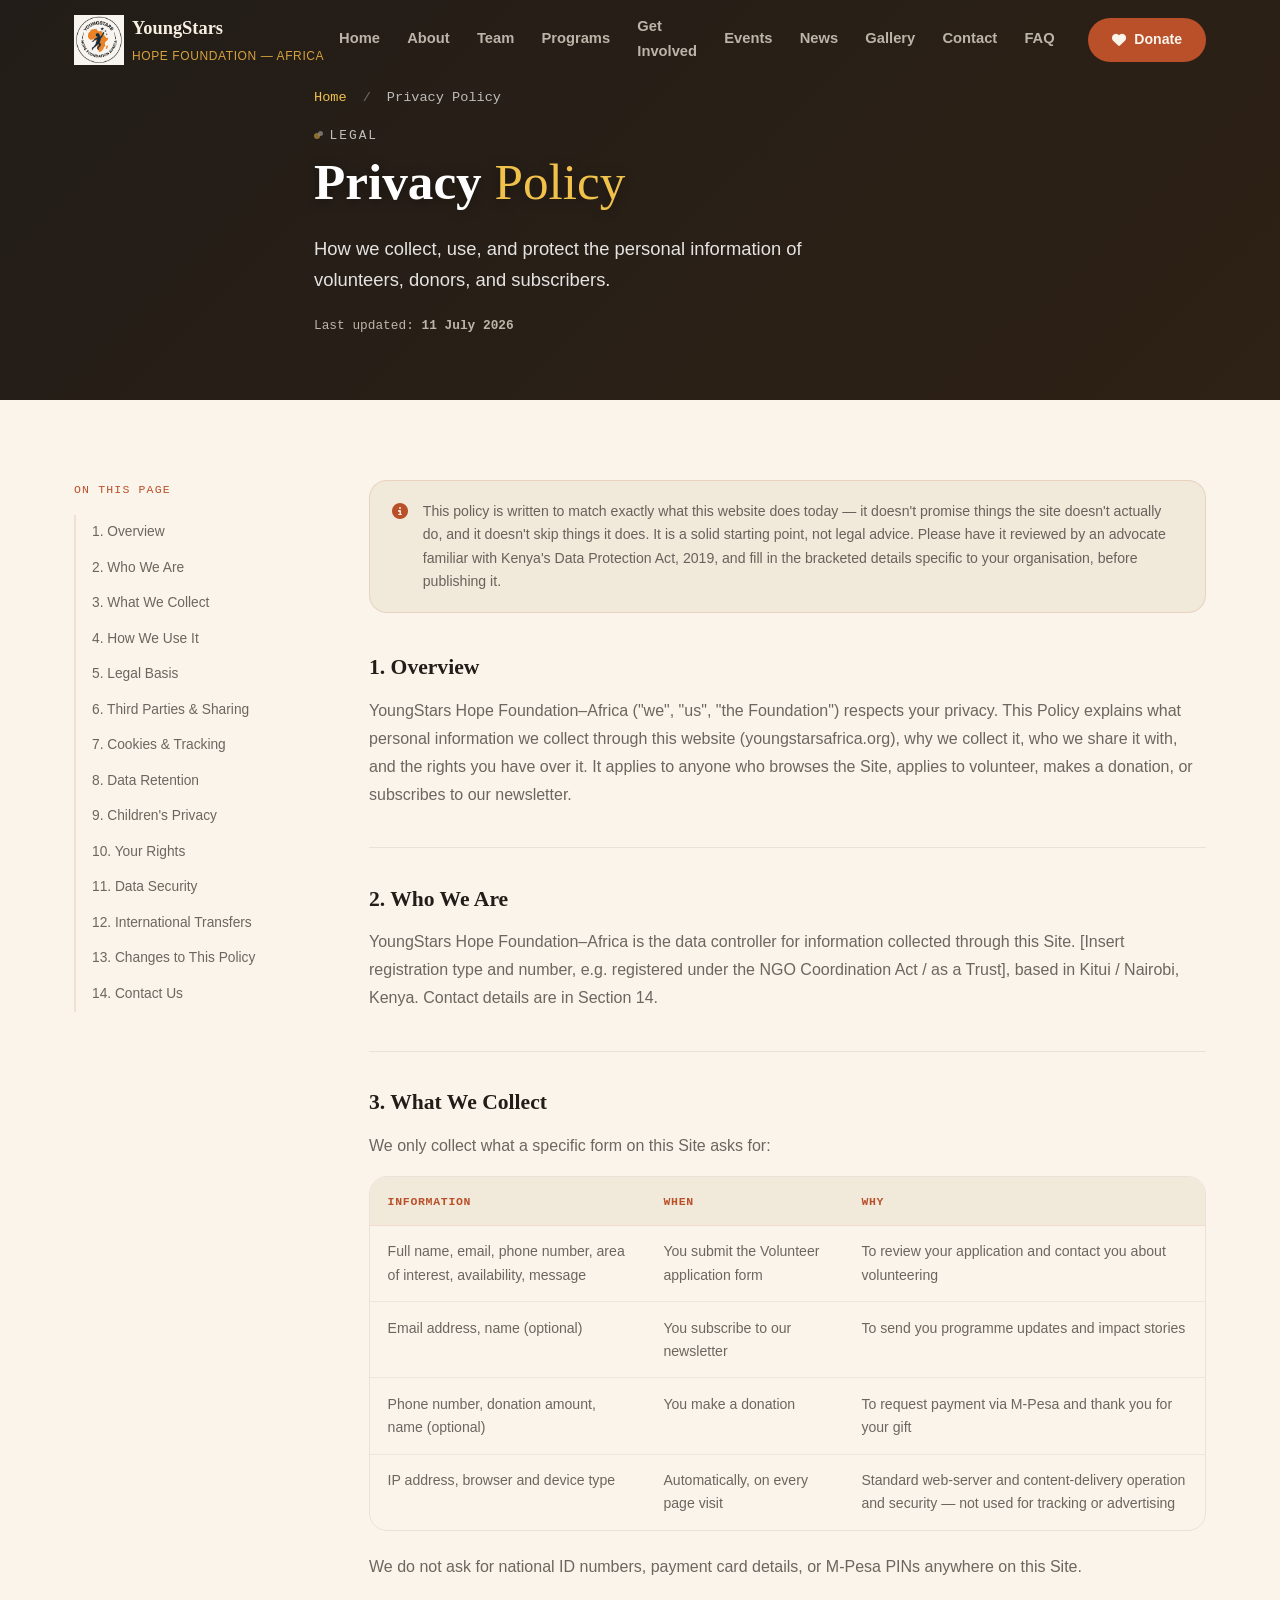
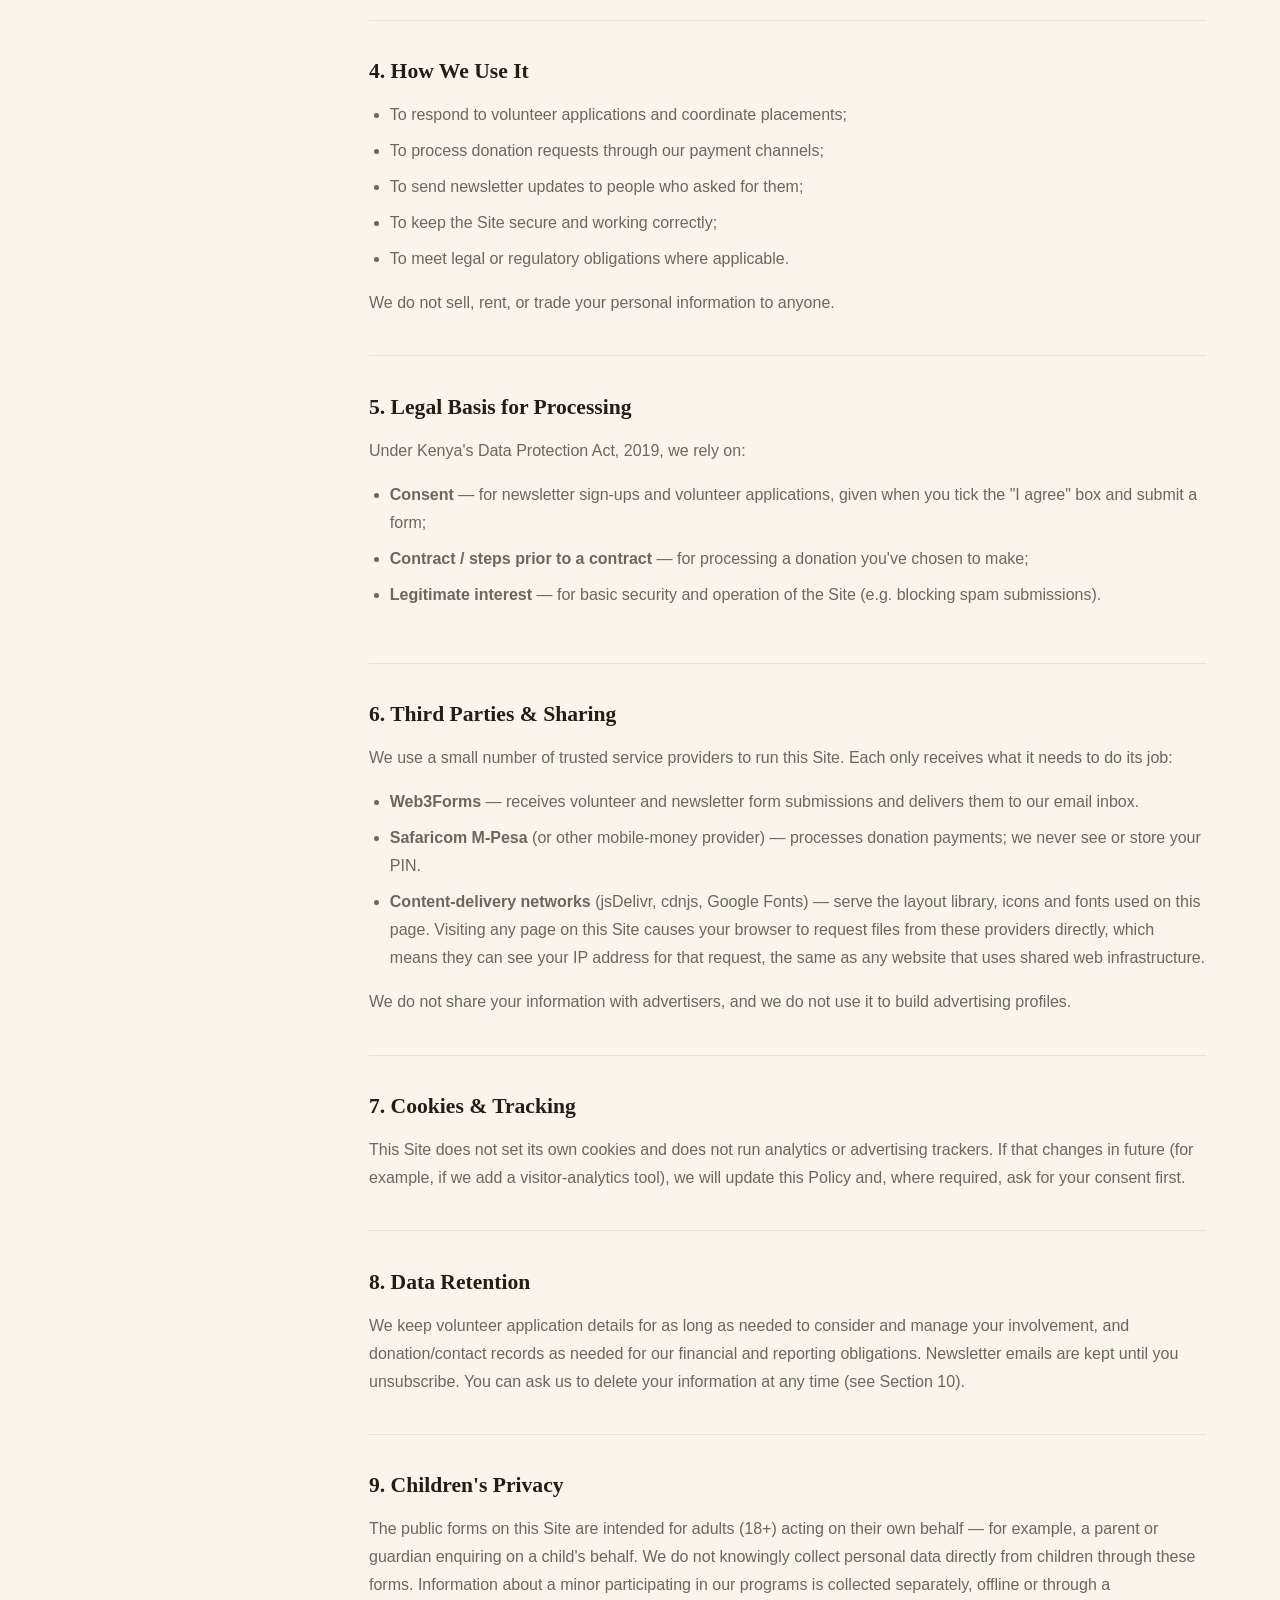
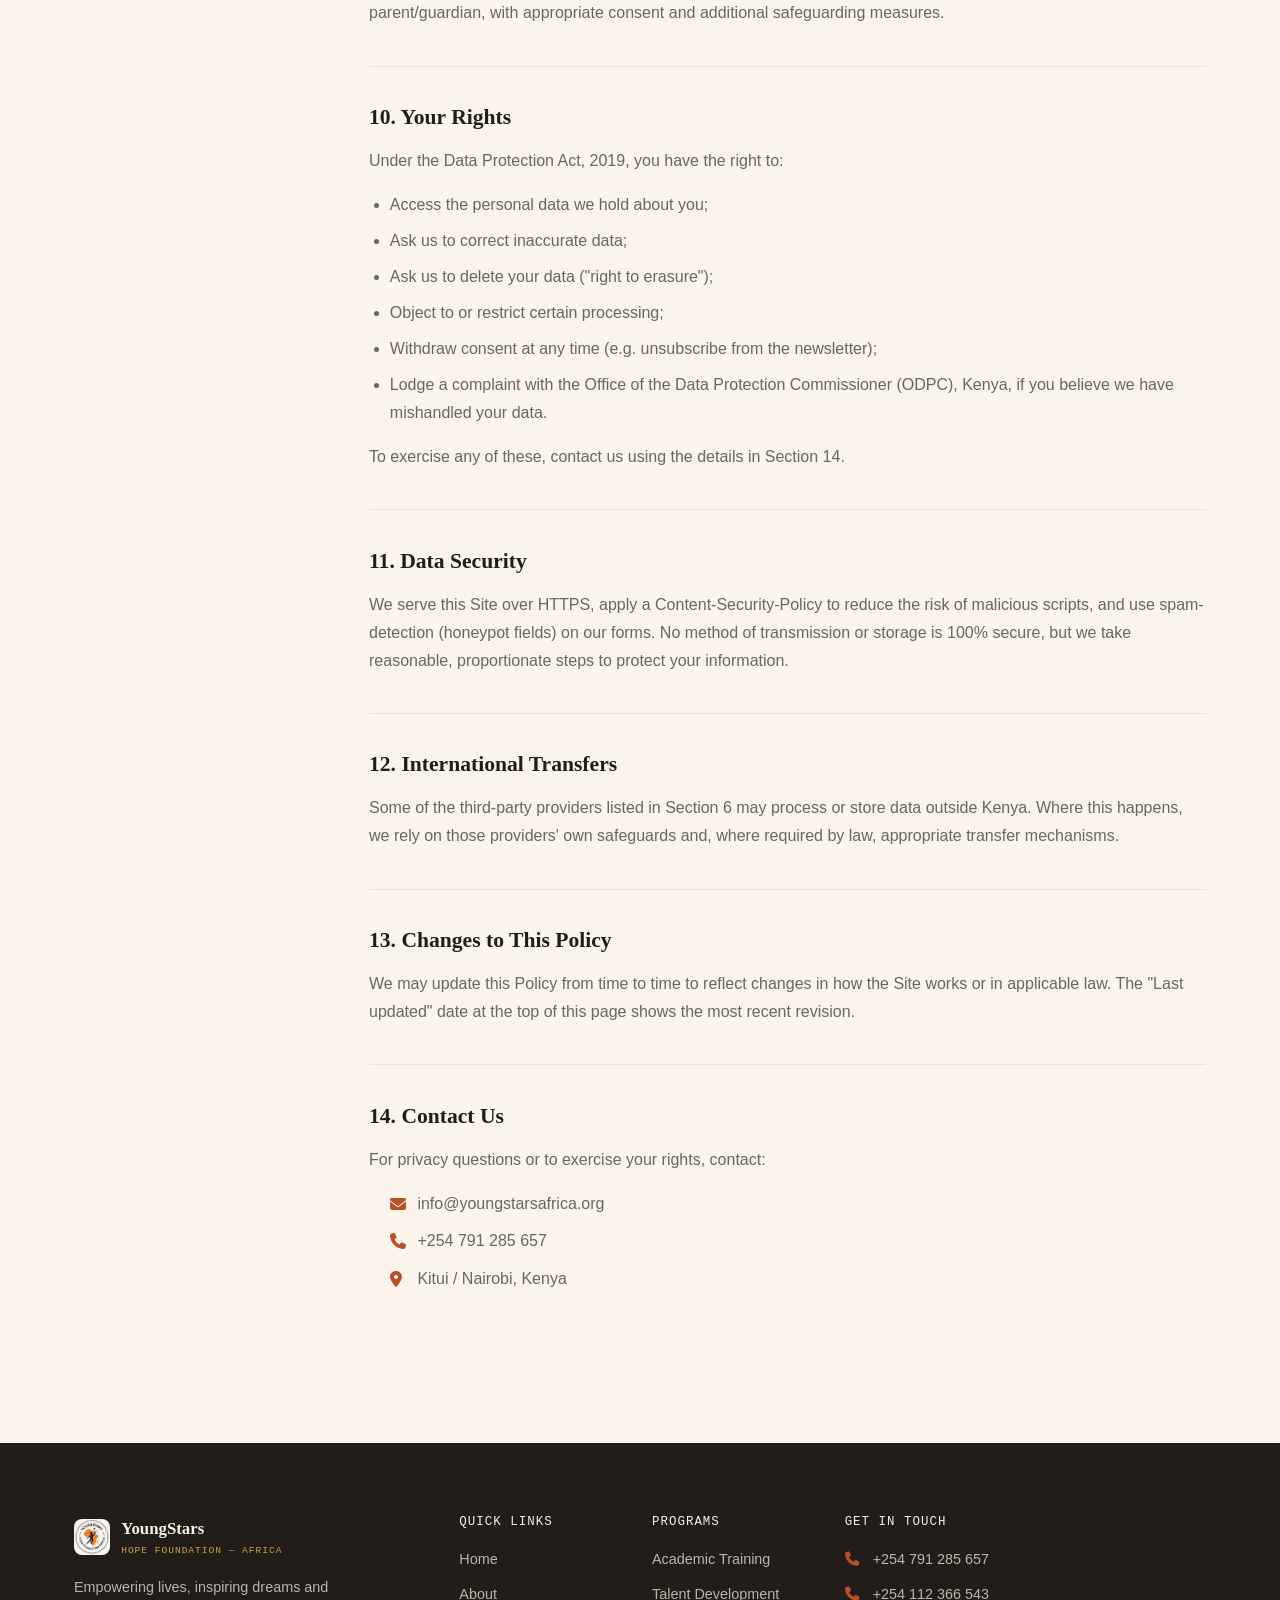
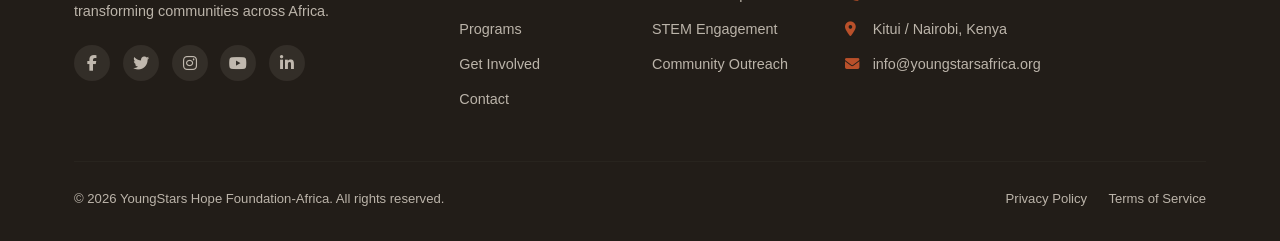
<file: privacy.html>
<!DOCTYPE html>
<html lang="en">
<head>
    <meta charset="UTF-8" />
    <meta name="viewport" content="width=device-width, initial-scale=1.0" />

    <!-- ===== SECURITY HEADERS =====
         Same least-privilege approach as terms.html: no external forms or
         images on this page, so the policy is tighter than the rest of the
         site. X-Frame-Options / X-Content-Type-Options / HSTS still need to
         be set at your hosting/server level — a <meta> tag can't do that. -->
    <meta http-equiv="Content-Security-Policy" content="default-src 'self'; script-src 'self' https://cdn.jsdelivr.net; style-src 'self' https://cdn.jsdelivr.net https://cdnjs.cloudflare.com https://fonts.googleapis.com; img-src 'self' data:; font-src 'self' https://fonts.gstatic.com https://cdnjs.cloudflare.com; connect-src 'self'; base-uri 'self'; form-action 'self'; object-src 'none'; frame-ancestors 'self'; upgrade-insecure-requests;" />
    <meta name="referrer" content="strict-origin-when-cross-origin" />
    <meta name="robots" content="noindex, follow" />

    <title>Privacy Policy | YoungStars Hope Foundation-Africa</title>
    <meta name="description" content="How YoungStars Hope Foundation-Africa collects, uses, and protects the personal information of volunteers, donors, and subscribers." />
    <link rel="canonical" href="https://youngstarsafrica.org/privacy.html" />

    <!-- ===== PERFORMANCE ===== -->
    <link rel="preconnect" href="https://fonts.googleapis.com" />
    <link rel="preconnect" href="https://fonts.gstatic.com" crossorigin />
    <link rel="preconnect" href="https://cdn.jsdelivr.net" crossorigin />
    <link rel="preconnect" href="https://cdnjs.cloudflare.com" crossorigin />
    <!-- No hero photo here either — same reasoning as terms.html: a policy
         page should be the fastest page on the site, not the prettiest. -->

    <link href="https://cdn.jsdelivr.net/npm/bootstrap@5.3.0/dist/css/bootstrap.min.css" rel="stylesheet" crossorigin="anonymous" />
    <link rel="stylesheet" href="https://cdnjs.cloudflare.com/ajax/libs/font-awesome/6.5.1/css/all.min.css" crossorigin="anonymous" />
    <link href="https://fonts.googleapis.com/css2?family=Fraunces:ital,opsz,wght@0,9..144,300;0,9..144,500;0,9..144,600;0,9..144,700;0,9..144,900;1,9..144,500;1,9..144,600&family=Karla:wght@400;500;600;700&family=IBM+Plex+Mono:wght@400;500&display=swap" rel="stylesheet" />

    <link rel="stylesheet" href="assets/css/main.min.css" />
</head>
<body>

    <a href="#main-content" class="skip-link">Skip to main content</a>

    <!-- ===== HEADER ===== -->
    <header class="header fixed-top" id="header" role="banner" aria-label="Site header">
        <nav class="navbar navbar-expand-lg py-2" aria-label="Main navigation">
            <div class="container">
                <!-- Logo -->
                <a class="navbar-brand d-flex align-items-center" href="index.html" aria-label="YoungStars Hope Foundation-Africa home">
                    <img src="assets/img/logo.png" alt="YoungStars Hope Foundation-Africa logo" height="50" width="50" class="me-2" />
                     <span class="brand-text">
                        <span class="brand-name">YoungStars</span>
                        <span class="brand-sub me-4">Hope Foundation &mdash; Africa</span>
                    </span>
                </a>

                <!-- Mobile toggle -->
                <button class="navbar-toggler border-0" type="button" data-bs-toggle="collapse" data-bs-target="#mainNav"
                aria-controls="mainNav" aria-expanded="false" aria-label="Toggle navigation menu">
                <i class="fas fa-bars" style="color: var(--charcoal); font-size: 1.5rem;" aria-hidden="true"></i>
            </button>

                <div class="collapse navbar-collapse" id="mainNav">
                    <ul class="nav-links">
                        <li><a class="nav-link" href="index.html">Home</a></li>
                        <li><a class="nav-link" href="about.html">About</a></li>
                        <li><a class="nav-link" href="team.html">Team</a></li>
                        <li><a class="nav-link" href="programs.html">Programs</a></li>
                        <li><a class="nav-link" href="get-involved.html">Get Involved</a></li>
                        <li><a class="nav-link" href="events.html">Events</a></li>
                        <li><a class="nav-link" href="news.html">News</a></li>
                        <li><a class="nav-link" href="gallery.html">Gallery</a></li>
                        <li><a class="nav-link" href="contact.html">Contact</a></li>
                        <li><a class="nav-link" href="faq.html">FAQ</a></li>
                        <li class="nav-cta">
                            <button class="btn-donate" data-bs-toggle="modal" data-bs-target="#donationModal" aria-label="Open donation form">
                                <i class="fas fa-heart" aria-hidden="true"></i> Donate
                            </button>
                        </li>
                    </ul>
                </div>
            </div>
        </nav>
    </header>

    <!-- ===== MAIN CONTENT ===== -->
    <main id="main-content">

        <!-- ===== PAGE BANNER (no photo — loads instantly) ===== -->
        <section class="page-banner no-photo" aria-labelledby="privacy-hero-heading">
            <div class="hero-scrim"></div>
            <div class="container banner-inner">
                <p class="breadcrumb"><a href="index.html">Home</a><span>/</span>Privacy Policy</p>
                <p class="eyebrow eyebrow-light"><span class="tag-dot" aria-hidden="true"></span>Legal</p>
                <h1 id="privacy-hero-heading" class="page-title">Privacy <em>Policy</em></h1>
                <p class="hero-lead">How we collect, use, and protect the personal information of volunteers, donors, and subscribers.</p>
                <p class="legal-updated">Last updated: <strong>11 July 2026</strong></p>
            </div>
        </section>

        <!-- ===== PRIVACY BODY ===== -->
        <section class="legal-section" aria-label="Privacy Policy document">
            <div class="container">
                <div class="row g-5">

                    <!-- TOC -->
                    <div class="col-lg-3">
                        <nav class="legal-toc" aria-label="Table of contents">
                            <p class="legal-toc-title">On This Page</p>
                            <ul id="legalToc">
                                <li><a href="#overview" class="legal-toc-link">1. Overview</a></li>
                                <li><a href="#controller" class="legal-toc-link">2. Who We Are</a></li>
                                <li><a href="#what-we-collect" class="legal-toc-link">3. What We Collect</a></li>
                                <li><a href="#how-we-use" class="legal-toc-link">4. How We Use It</a></li>
                                <li><a href="#legal-basis" class="legal-toc-link">5. Legal Basis</a></li>
                                <li><a href="#sharing" class="legal-toc-link">6. Third Parties &amp; Sharing</a></li>
                                <li><a href="#cookies" class="legal-toc-link">7. Cookies &amp; Tracking</a></li>
                                <li><a href="#retention" class="legal-toc-link">8. Data Retention</a></li>
                                <li><a href="#children" class="legal-toc-link">9. Children's Privacy</a></li>
                                <li><a href="#rights" class="legal-toc-link">10. Your Rights</a></li>
                                <li><a href="#security" class="legal-toc-link">11. Data Security</a></li>
                                <li><a href="#transfers" class="legal-toc-link">12. International Transfers</a></li>
                                <li><a href="#changes" class="legal-toc-link">13. Changes to This Policy</a></li>
                                <li><a href="#contact" class="legal-toc-link">14. Contact Us</a></li>
                            </ul>
                        </nav>
                    </div>

                    <!-- Document -->
                    <div class="col-lg-9">
                        <div class="legal-notice">
                            <i class="fas fa-info-circle" aria-hidden="true"></i>
                            <p>
                                This policy is written to match exactly what this website does
                                today — it doesn't promise things the site doesn't actually do,
                                and it doesn't skip things it does. It is a solid starting point,
                                not legal advice. Please have it reviewed by an advocate familiar
                                with Kenya's Data Protection Act, 2019, and fill in the bracketed
                                details specific to your organisation, before publishing it.
                            </p>
                        </div>

                        <article class="legal-doc">
                            <section id="overview">
                                <h2>1. Overview</h2>
                                <p>
                                    YoungStars Hope Foundation&ndash;Africa ("we", "us", "the
                                    Foundation") respects your privacy. This Policy explains what
                                    personal information we collect through this website
                                    (youngstarsafrica.org), why we collect it, who we share it
                                    with, and the rights you have over it. It applies to anyone who
                                    browses the Site, applies to volunteer, makes a donation, or
                                    subscribes to our newsletter.
                                </p>
                            </section>

                            <section id="controller">
                                <h2>2. Who We Are</h2>
                                <p>
                                    YoungStars Hope Foundation&ndash;Africa is the data controller
                                    for information collected through this Site. [Insert
                                    registration type and number, e.g. registered under the NGO
                                    Coordination Act / as a Trust], based in Kitui / Nairobi, Kenya.
                                    Contact details are in Section 14.
                                </p>
                            </section>

                            <section id="what-we-collect">
                                <h2>3. What We Collect</h2>
                                <p>We only collect what a specific form on this Site asks for:</p>
                                <div class="legal-table-wrap">
                                    <table class="legal-table">
                                        <thead>
                                            <tr>
                                                <th>Information</th>
                                                <th>When</th>
                                                <th>Why</th>
                                            </tr>
                                        </thead>
                                        <tbody>
                                            <tr>
                                                <td>Full name, email, phone number, area of interest, availability, message</td>
                                                <td>You submit the Volunteer application form</td>
                                                <td>To review your application and contact you about volunteering</td>
                                            </tr>
                                            <tr>
                                                <td>Email address, name (optional)</td>
                                                <td>You subscribe to our newsletter</td>
                                                <td>To send you programme updates and impact stories</td>
                                            </tr>
                                            <tr>
                                                <td>Phone number, donation amount, name (optional)</td>
                                                <td>You make a donation</td>
                                                <td>To request payment via M-Pesa and thank you for your gift</td>
                                            </tr>
                                            <tr>
                                                <td>IP address, browser and device type</td>
                                                <td>Automatically, on every page visit</td>
                                                <td>Standard web-server and content-delivery operation and security &mdash; not used for tracking or advertising</td>
                                            </tr>
                                        </tbody>
                                    </table>
                                </div>
                                <p>
                                    We do not ask for national ID numbers, payment card details, or
                                    M-Pesa PINs anywhere on this Site.
                                </p>
                            </section>

                            <section id="how-we-use">
                                <h2>4. How We Use It</h2>
                                <ul>
                                    <li>To respond to volunteer applications and coordinate placements;</li>
                                    <li>To process donation requests through our payment channels;</li>
                                    <li>To send newsletter updates to people who asked for them;</li>
                                    <li>To keep the Site secure and working correctly;</li>
                                    <li>To meet legal or regulatory obligations where applicable.</li>
                                </ul>
                                <p>We do not sell, rent, or trade your personal information to anyone.</p>
                            </section>

                            <section id="legal-basis">
                                <h2>5. Legal Basis for Processing</h2>
                                <p>Under Kenya's Data Protection Act, 2019, we rely on:</p>
                                <ul>
                                    <li><strong>Consent</strong> &mdash; for newsletter sign-ups and volunteer applications, given when you tick the "I agree" box and submit a form;</li>
                                    <li><strong>Contract / steps prior to a contract</strong> &mdash; for processing a donation you've chosen to make;</li>
                                    <li><strong>Legitimate interest</strong> &mdash; for basic security and operation of the Site (e.g. blocking spam submissions).</li>
                                </ul>
                            </section>

                            <section id="sharing">
                                <h2>6. Third Parties &amp; Sharing</h2>
                                <p>We use a small number of trusted service providers to run this Site. Each only receives what it needs to do its job:</p>
                                <ul>
                                    <li><strong>Web3Forms</strong> &mdash; receives volunteer and newsletter form submissions and delivers them to our email inbox.</li>
                                    <li><strong>Safaricom M-Pesa</strong> (or other mobile-money provider) &mdash; processes donation payments; we never see or store your PIN.</li>
                                    <li><strong>Content-delivery networks</strong> (jsDelivr, cdnjs, Google Fonts) &mdash; serve the layout library, icons and fonts used on this page. Visiting any page on this Site causes your browser to request files from these providers directly, which means they can see your IP address for that request, the same as any website that uses shared web infrastructure.</li>
                                </ul>
                                <p>We do not share your information with advertisers, and we do not use it to build advertising profiles.</p>
                            </section>

                            <section id="cookies">
                                <h2>7. Cookies &amp; Tracking</h2>
                                <p>
                                    This Site does not set its own cookies and does not run
                                    analytics or advertising trackers. If that changes in future
                                    (for example, if we add a visitor-analytics tool), we will
                                    update this Policy and, where required, ask for your consent
                                    first.
                                </p>
                            </section>

                            <section id="retention">
                                <h2>8. Data Retention</h2>
                                <p>
                                    We keep volunteer application details for as long as needed to
                                    consider and manage your involvement, and donation/contact
                                    records as needed for our financial and reporting obligations.
                                    Newsletter emails are kept until you unsubscribe. You can ask us
                                    to delete your information at any time (see Section 10).
                                </p>
                            </section>

                            <section id="children">
                                <h2>9. Children's Privacy</h2>
                                <p>
                                    The public forms on this Site are intended for adults (18+)
                                    acting on their own behalf &mdash; for example, a parent or
                                    guardian enquiring on a child's behalf. We do not knowingly
                                    collect personal data directly from children through these
                                    forms. Information about a minor participating in our programs
                                    is collected separately, offline or through a parent/guardian,
                                    with appropriate consent and additional safeguarding measures.
                                </p>
                            </section>

                            <section id="rights">
                                <h2>10. Your Rights</h2>
                                <p>Under the Data Protection Act, 2019, you have the right to:</p>
                                <ul>
                                    <li>Access the personal data we hold about you;</li>
                                    <li>Ask us to correct inaccurate data;</li>
                                    <li>Ask us to delete your data ("right to erasure");</li>
                                    <li>Object to or restrict certain processing;</li>
                                    <li>Withdraw consent at any time (e.g. unsubscribe from the newsletter);</li>
                                    <li>Lodge a complaint with the Office of the Data Protection Commissioner (ODPC), Kenya, if you believe we have mishandled your data.</li>
                                </ul>
                                <p>To exercise any of these, contact us using the details in Section 14.</p>
                            </section>

                            <section id="security">
                                <h2>11. Data Security</h2>
                                <p>
                                    We serve this Site over HTTPS, apply a Content-Security-Policy
                                    to reduce the risk of malicious scripts, and use spam-detection
                                    (honeypot fields) on our forms. No method of transmission or
                                    storage is 100% secure, but we take reasonable, proportionate
                                    steps to protect your information.
                                </p>
                            </section>

                            <section id="transfers">
                                <h2>12. International Transfers</h2>
                                <p>
                                    Some of the third-party providers listed in Section 6 may
                                    process or store data outside Kenya. Where this happens, we
                                    rely on those providers' own safeguards and, where required by
                                    law, appropriate transfer mechanisms.
                                </p>
                            </section>

                            <section id="changes">
                                <h2>13. Changes to This Policy</h2>
                                <p>
                                    We may update this Policy from time to time to reflect changes
                                    in how the Site works or in applicable law. The "Last updated"
                                    date at the top of this page shows the most recent revision.
                                </p>
                            </section>

                            <section id="contact">
                                <h2>14. Contact Us</h2>
                                <p>For privacy questions or to exercise your rights, contact:</p>
                                <ul class="legal-contact-list">
                                    <li><i class="fas fa-envelope" aria-hidden="true"></i> info@youngstarsafrica.org</li>
                                    <li><i class="fas fa-phone" aria-hidden="true"></i> +254 791 285 657</li>
                                    <li><i class="fas fa-map-marker-alt" aria-hidden="true"></i> Kitui / Nairobi, Kenya</li>
                                </ul>
                            </section>
                        </article>
                    </div>
                </div>
            </div>
        </section>

    </main>

    <!-- ===== FOOTER ===== -->
    <footer class="site-footer" role="contentinfo" aria-label="Site footer">
        <div class="container">
            <div class="row g-4">
                <div class="col-lg-4">
                    <div class="footer-brand">
                        <img src="assets/img/logo.png" alt="" height="36" width="36" />
                        <div>
                            <span class="footer-name">YoungStars</span>
                            <span class="footer-sub">Hope Foundation &mdash; Africa</span>
                        </div>
                    </div>
                    <p class="footer-blurb">Empowering lives, inspiring dreams and transforming communities across Africa.</p>
                    <div class="social-links">
                        <a href="#" target="_blank" rel="noopener noreferrer" aria-label="Facebook"><i class="fab fa-facebook-f" aria-hidden="true"></i></a>
                        <a href="#" target="_blank" rel="noopener noreferrer" aria-label="Twitter"><i class="fab fa-twitter" aria-hidden="true"></i></a>
                        <a href="#" target="_blank" rel="noopener noreferrer" aria-label="Instagram"><i class="fab fa-instagram" aria-hidden="true"></i></a>
                        <a href="#" target="_blank" rel="noopener noreferrer" aria-label="YouTube"><i class="fab fa-youtube" aria-hidden="true"></i></a>
                        <a href="#" target="_blank" rel="noopener noreferrer" aria-label="LinkedIn"><i class="fab fa-linkedin-in" aria-hidden="true"></i></a>
                    </div>
                </div>
                <div class="col-6 col-lg-2">
                    <h4>Quick Links</h4>
                    <ul>
                        <li><a href="index.html">Home</a></li>
                        <li><a href="about.html">About</a></li>
                        <li><a href="programs.html">Programs</a></li>
                        <li><a href="get-involved.html">Get Involved</a></li>
                        <li><a href="contact.html">Contact</a></li>
                    </ul>
                </div>
                <div class="col-6 col-lg-2">
                    <h4>Programs</h4>
                    <ul>
                        <li><a href="programs.html#academic">Academic Training</a></li>
                        <li><a href="programs.html#talent">Talent Development</a></li>
                        <li><a href="programs.html#stem">STEM Engagement</a></li>
                        <li><a href="programs.html#outreach">Community Outreach</a></li>
                    </ul>
                </div>
                <div class="col-lg-4">
                    <h4>Get In Touch</h4>
                    <ul class="footer-contact">
                        <li><i class="fas fa-phone" aria-hidden="true"></i> +254 791 285 657</li>
                        <li><i class="fas fa-phone" aria-hidden="true"></i> +254 112 366 543</li>
                        <li><i class="fas fa-map-marker-alt" aria-hidden="true"></i> Kitui / Nairobi, Kenya</li>
                        <li><i class="fas fa-envelope" aria-hidden="true"></i> info@youngstarsafrica.org</li>
                    </ul>
                </div>
            </div>
            <hr />
            <div class="footer-bottom">
                <p>&copy; <span id="footer-year">2026</span> YoungStars Hope Foundation-Africa. All rights reserved.</p>
                <p>
                    <a href="privacy.html">Privacy Policy</a>
                    <a href="terms.html">Terms of Service</a>
                </p>
            </div>
        </div>
    </footer>

    <!-- ===== DONATION MODAL ===== -->
    <div class="modal fade" id="donationModal" tabindex="-1" aria-labelledby="donationModalLabel" aria-hidden="true">
        <div class="modal-dialog modal-dialog-centered">
            <div class="modal-content donation-modal-content">
                <div class="modal-header border-0 pb-0">
                    <h5 class="modal-title" id="donationModalLabel">
                        <i class="fas fa-heart" aria-hidden="true"></i> Support Our Mission
                    </h5>
                    <button type="button" class="btn-close" data-bs-dismiss="modal" aria-label="Close donation form"></button>
                </div>
                <div class="modal-body">
                    <p class="modal-intro">Your donation helps us empower youth across Africa. Thank you for your generosity.</p>

                    <form id="donationForm" novalidate autocomplete="on">
                        <div class="mb-3">
                            <label class="form-label">Select Amount</label>
                            <div class="amount-group">
                                <button type="button" class="amount-btn" data-amount="500">KSh 500</button>
                                <button type="button" class="amount-btn" data-amount="1000">KSh 1,000</button>
                                <button type="button" class="amount-btn" data-amount="2500">KSh 2,500</button>
                                <button type="button" class="amount-btn" data-amount="5000">KSh 5,000</button>
                            </div>
                        </div>

                        <div class="mb-3">
                            <label for="customAmount" class="form-label">Or enter custom amount</label>
                            <div class="input-group">
                                <span class="input-group-text">KSh</span>
                                <input type="number" id="customAmount" class="form-control" placeholder="e.g. 750" min="1" max="1000000" step="1" inputmode="numeric" />
                            </div>
                        </div>

                        <div class="mb-3">
                            <label for="donorPhone" class="form-label">Phone Number <span class="required">*</span></label>
                            <input type="tel" id="donorPhone" class="form-control" placeholder="0712345678 or 254712345678"
                                   required aria-describedby="phoneHelp" autocomplete="tel" inputmode="tel"
                                   maxlength="13" pattern="^(0(7|1)[0-9]{8}|254(7|1)[0-9]{8})$" />
                            <div id="phoneHelp" class="form-text">Enter the M-Pesa registered phone number.</div>
                            <div class="invalid-feedback">Please enter a valid phone number (07XX or 2547XX).</div>
                        </div>

                        <div class="mb-3">
                            <label for="donorName" class="form-label">Your Name (optional)</label>
                            <input type="text" id="donorName" class="form-control" placeholder="e.g. Jane Muthoni" autocomplete="name" maxlength="80" />
                        </div>

                        <div class="mb-3">
                            <div class="form-check">
                                <input type="checkbox" id="donorTermsConsent" name="terms_consent" class="form-check-input" required value="yes" />
                                <label for="donorTermsConsent" class="form-check-label">
                                    I agree to the <a href="terms.html" target="_blank" rel="noopener noreferrer">Terms</a> and
                                    <a href="privacy.html" target="_blank" rel="noopener noreferrer">Privacy Policy</a> <span class="required">*</span>
                                </label>
                            </div>
                        </div>

                        <div class="honeypot" aria-hidden="true">
                            <label for="honeypot">Leave this field empty</label>
                            <input type="text" id="honeypot" name="honeypot" tabindex="-1" autocomplete="off" />
                        </div>

                        <button type="submit" class="btn btn-primary-warm w-100" id="donateSubmitBtn">
                            <i class="fas fa-arrow-right" aria-hidden="true"></i> Donate Now
                        </button>

                        <div id="donationStatus" class="donation-status" role="status" aria-live="polite"></div>

                        <hr />
                        <p class="modal-fallback">
                            <i class="fas fa-info-circle" aria-hidden="true"></i>
                            Airtel / Telkom users: Pay via Paybill <strong>123456</strong> Account <strong>YOUNGSTARS</strong>
                        </p>
                    </form>
                </div>
            </div>
        </div>
    </div>

    <!-- ===== BACK TO TOP ===== -->
    <button class="back-to-top" id="backToTop" aria-label="Back to top">
        <i class="fas fa-arrow-up" aria-hidden="true"></i>
    </button>

    <!-- ===== SCRIPTS ===== -->
   <script src="https://cdn.jsdelivr.net/npm/bootstrap@5.3.0/dist/js/bootstrap.bundle.min.js"
    integrity="sha384-geWF76RCwLtnZ8qwWowPQNguL3RmwHVBC9FhGdlKrxdiJJigb/j/68SIy3Te4Bkz"
    crossorigin="anonymous"></script>

    <script src="assets/js/main.min.js" defer></script>
</body>
</html>
</file>
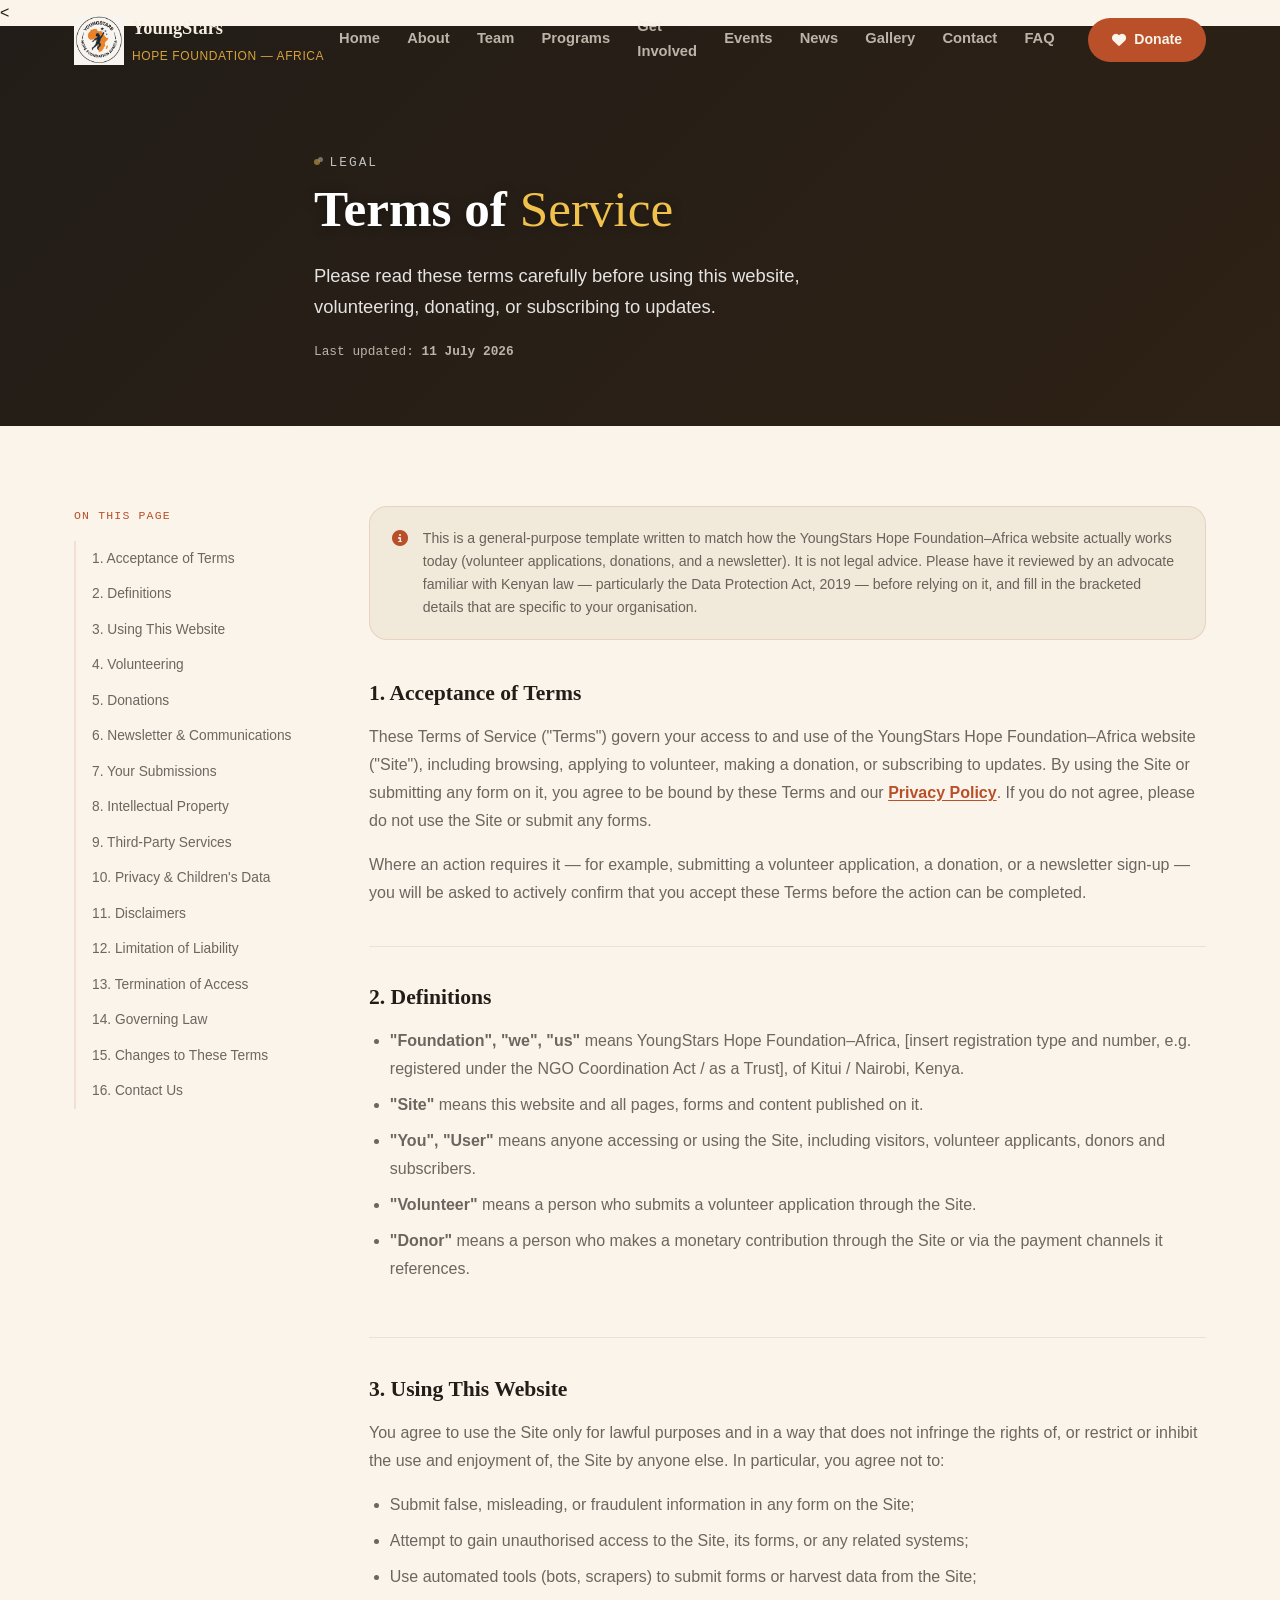
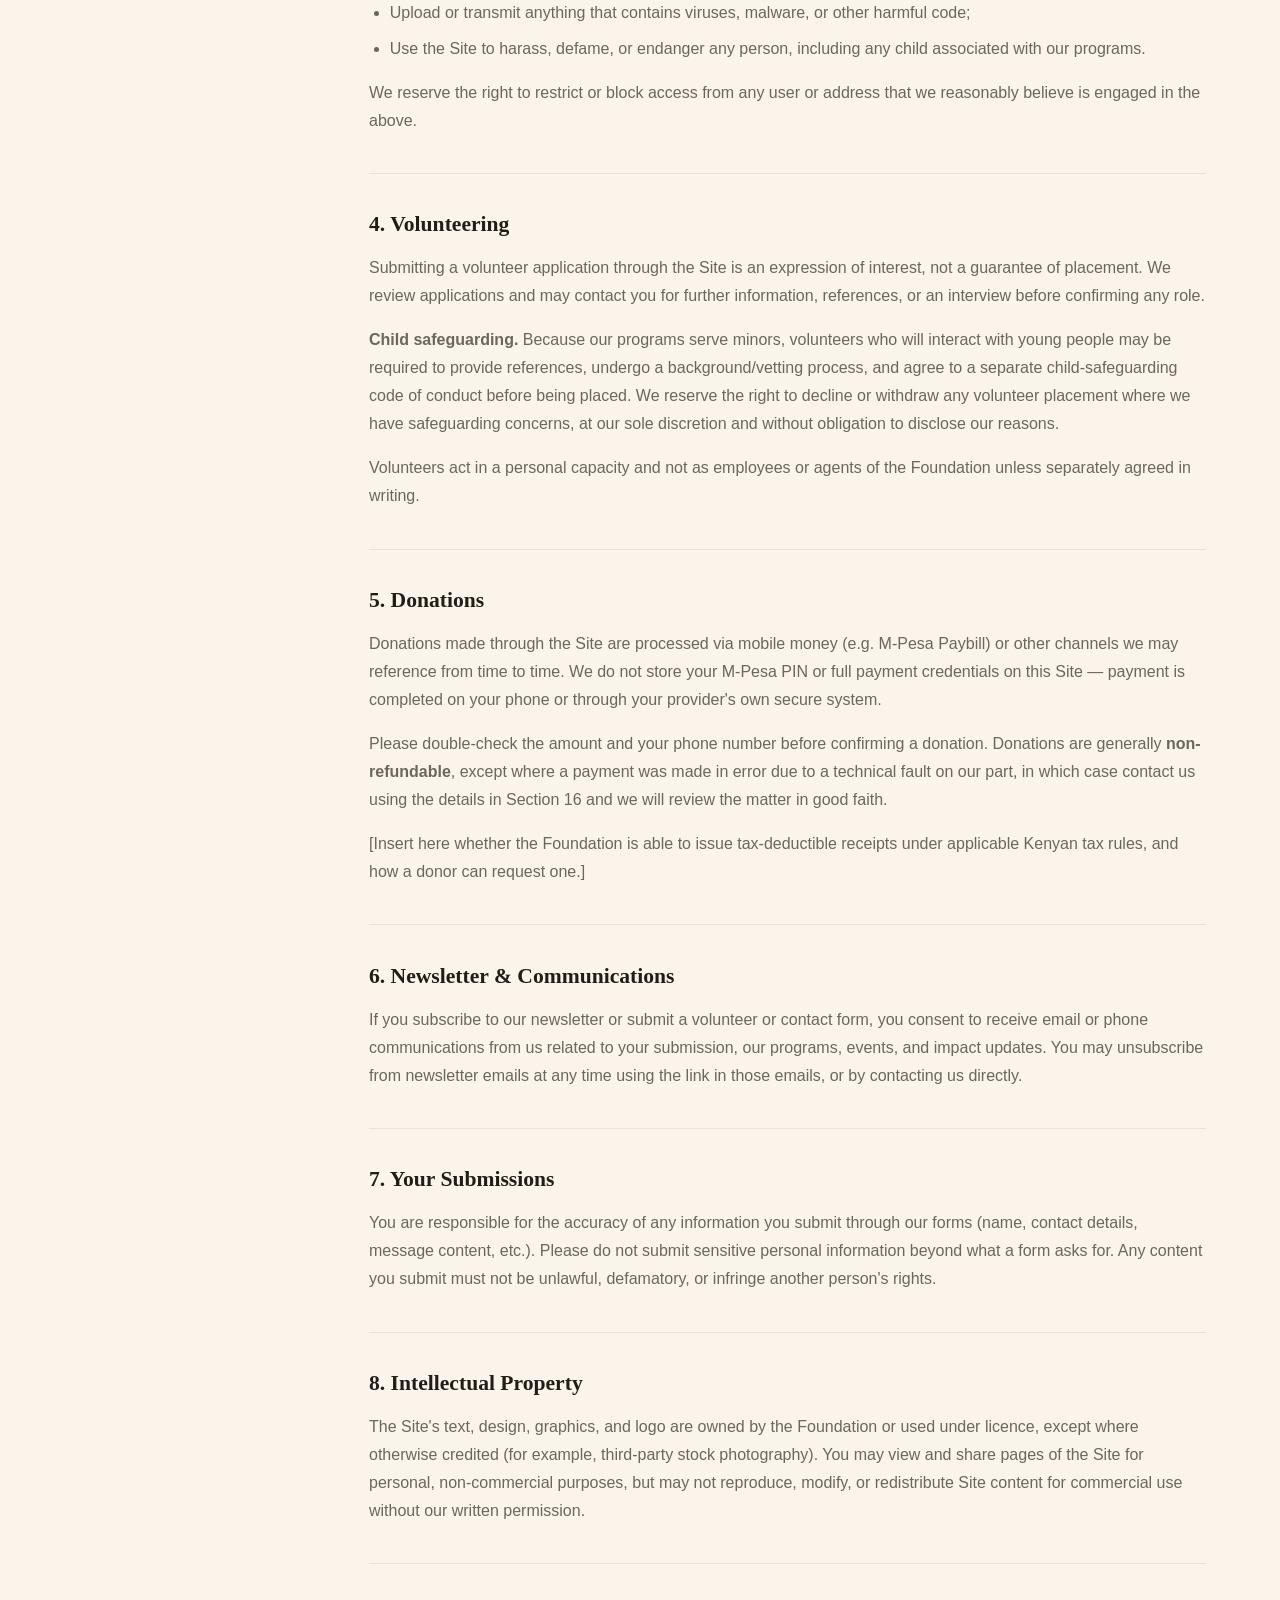
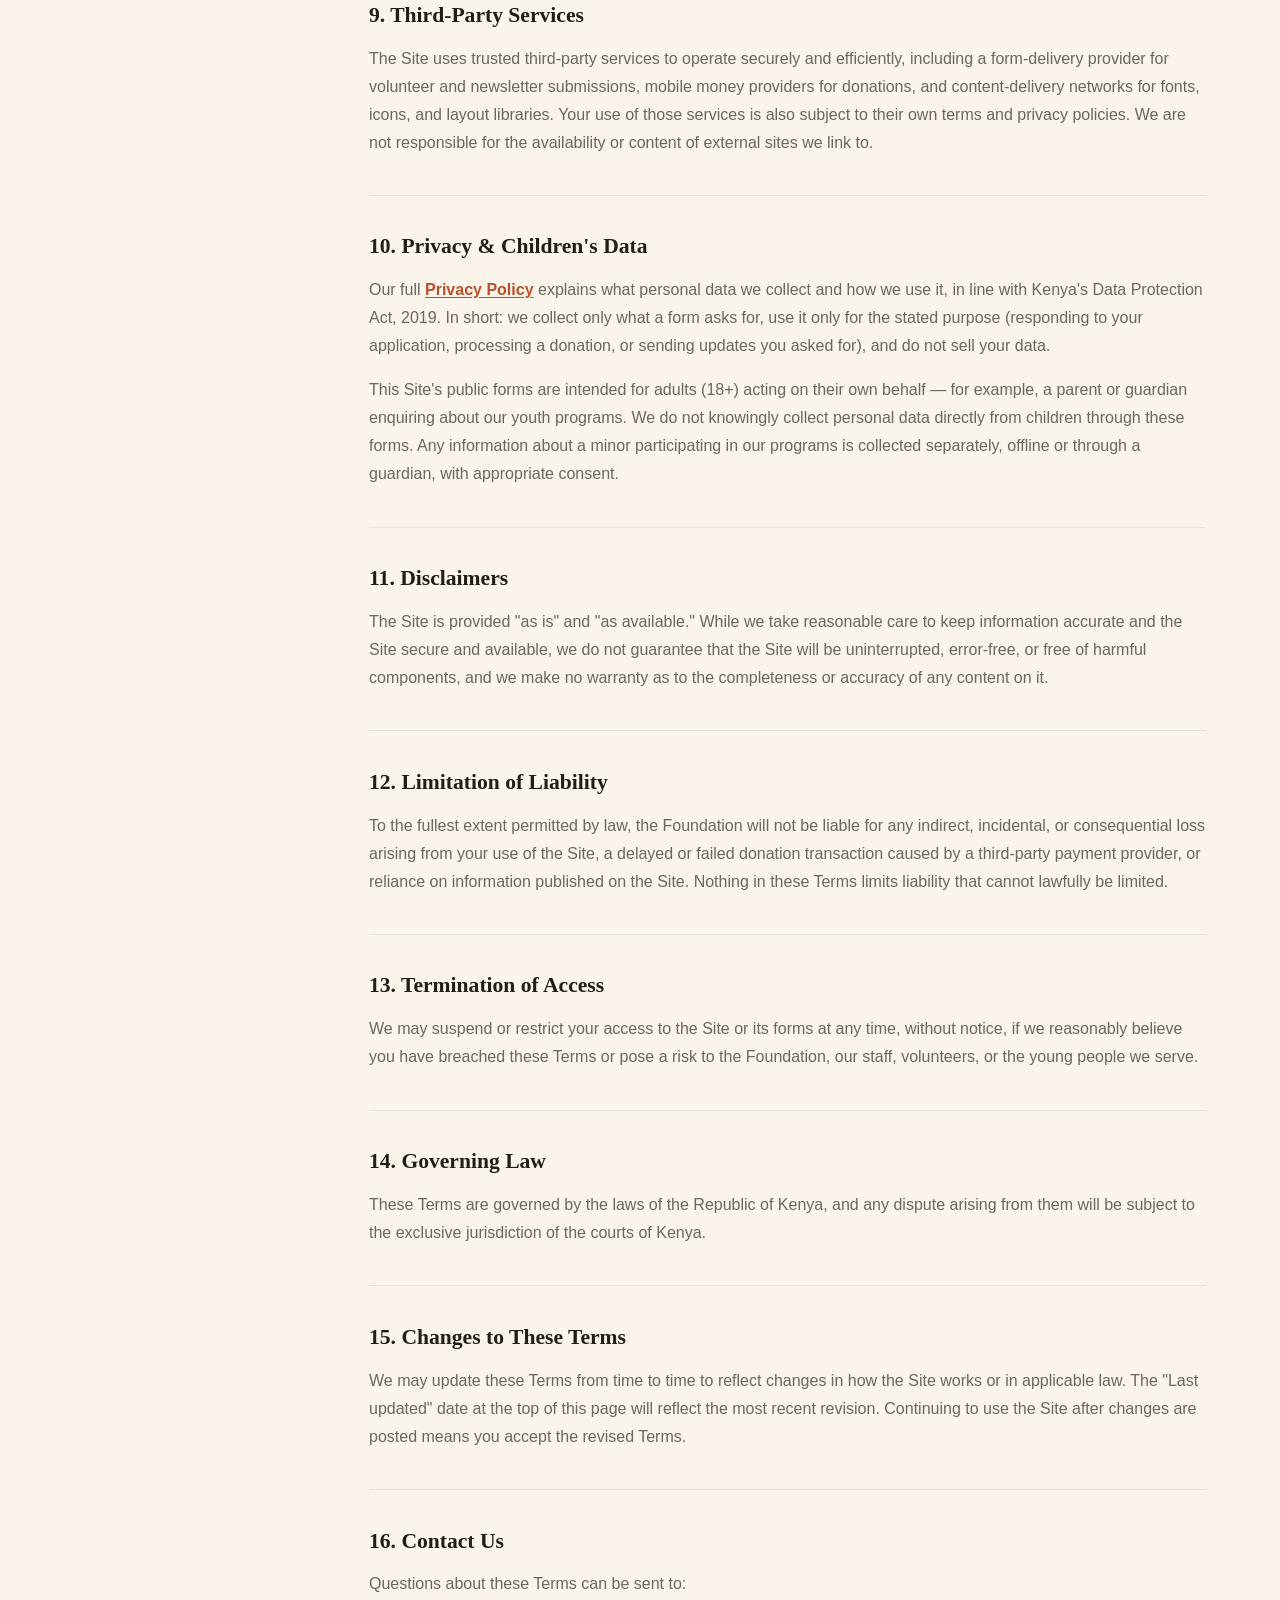
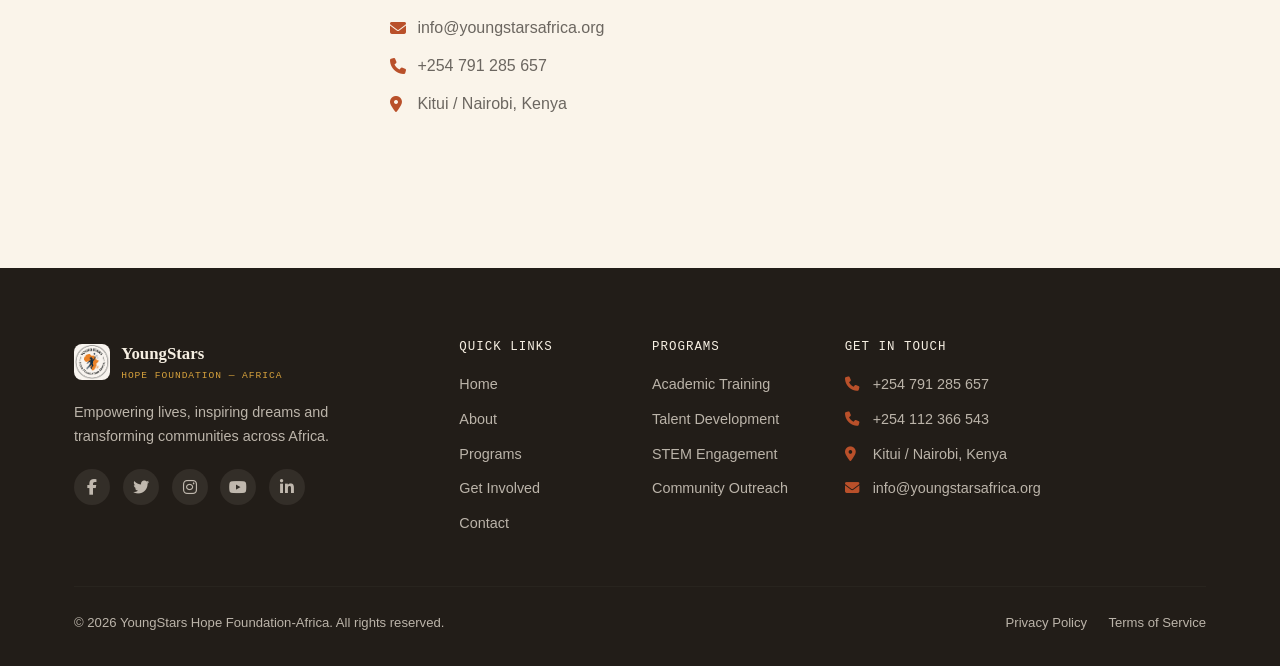
<file: terms.html>
<!DOCTYPE html>
<html lang="en">
<head>
    <meta charset="UTF-8" />
    <meta name="viewport" content="width=device-width, initial-scale=1.0" />

    <!-- ===== SECURITY HEADERS =====
         This page has no external forms and loads no third-party images,
         so the policy below is intentionally tighter than the rest of the
         site (least-privilege per page, not one blanket policy for
         everything). X-Frame-Options / X-Content-Type-Options / HSTS still
         need to be set at your hosting/server level — a <meta> tag can't
         do that part. -->
    <meta http-equiv="Content-Security-Policy" content="default-src 'self'; script-src 'self' https://cdn.jsdelivr.net; style-src 'self' https://cdn.jsdelivr.net https://cdnjs.cloudflare.com https://fonts.googleapis.com; img-src 'self' data:; font-src 'self' https://fonts.gstatic.com https://cdnjs.cloudflare.com; connect-src 'self'; base-uri 'self'; form-action 'self'; object-src 'none'; frame-ancestors 'self'; upgrade-insecure-requests;" />
    <meta name="referrer" content="strict-origin-when-cross-origin" />
    <meta name="robots" content="noindex, follow" />

    <title>Terms of Service | YoungStars Hope Foundation-Africa</title>
    <meta name="description" content="Terms of Service for YoungStars Hope Foundation-Africa — covering website use, volunteering, donations, and communications." />
    <link rel="canonical" href="https://youngstarsafrica.org/terms.html" />

    <!-- ===== PERFORMANCE ===== -->
    <link rel="preconnect" href="https://fonts.googleapis.com" />
    <link rel="preconnect" href="https://fonts.gstatic.com" crossorigin />
    <link rel="preconnect" href="https://cdn.jsdelivr.net" crossorigin />
    <link rel="preconnect" href="https://cdnjs.cloudflare.com" crossorigin />
    <!-- No hero photo on this page on purpose — keeps a text-heavy legal
         page fast, with nothing to preload and nothing to wait on. -->

    <link href="https://cdn.jsdelivr.net/npm/bootstrap@5.3.0/dist/css/bootstrap.min.css" rel="stylesheet" crossorigin="anonymous" />
    <link rel="stylesheet" href="https://cdnjs.cloudflare.com/ajax/libs/font-awesome/6.5.1/css/all.min.css" crossorigin="anonymous" />
    <link href="https://fonts.googleapis.com/css2?family=Fraunces:ital,opsz,wght@0,9..144,300;0,9..144,500;0,9..144,600;0,9..144,700;0,9..144,900;1,9..144,500;1,9..144,600&family=Karla:wght@400;500;600;700&family=IBM+Plex+Mono:wght@400;500&display=swap" rel="stylesheet" />

    <link rel="stylesheet" href="assets/css/main.min.css" />
</head>
<body>

    <a href="#main-content" class="skip-link">Skip to main content</a>

    <<!-- ===== HEADER ===== -->
    <header class="header fixed-top" id="header" role="banner" aria-label="Site header">
        <nav class="navbar navbar-expand-lg py-2" aria-label="Main navigation">
            <div class="container">
                <!-- Logo -->
                <a class="navbar-brand d-flex align-items-center" href="index.html" aria-label="YoungStars Hope Foundation-Africa home">
                    <img src="assets/img/logo.png" alt="YoungStars Hope Foundation-Africa logo" height="50" width="50" class="me-2" />
                    <span class="brand-text">
                        <span class="brand-name">YoungStars</span>
                        <span class="brand-sub me-4">Hope Foundation &mdash; Africa</span>
                    </span>
                </a>
                <!-- Mobile toggle -->
                <button class="navbar-toggler border-0" type="button" data-bs-toggle="collapse" data-bs-target="#mainNav"
                aria-controls="mainNav" aria-expanded="false" aria-label="Toggle navigation menu">
                <i class="fas fa-bars" style="color: var(--charcoal); font-size: 1.5rem;" aria-hidden="true"></i>
            </button>

                <div class="collapse navbar-collapse" id="mainNav">
                    <ul class="nav-links">
                        <li><a class="nav-link" href="index.html">Home</a></li>
                        <li><a class="nav-link" href="about.html">About</a></li>
                        <li><a class="nav-link" href="team.html">Team</a></li>
                        <li><a class="nav-link" href="programs.html">Programs</a></li>
                        <li><a class="nav-link" href="get-involved.html">Get Involved</a></li>
                        <li><a class="nav-link" href="events.html">Events</a></li>
                        <li><a class="nav-link" href="news.html">News</a></li>
                        <li><a class="nav-link" href="gallery.html">Gallery</a></li>
                        <li><a class="nav-link" href="contact.html">Contact</a></li>
                        <li><a class="nav-link" href="faq.html">FAQ</a></li>
                        <li class="nav-cta">
                            <button class="btn-donate" data-bs-toggle="modal" data-bs-target="#donationModal" aria-label="Open donation form">
                                <i class="fas fa-heart" aria-hidden="true"></i> Donate
                            </button>
                        </li>
                    </ul>
                </div>
            </div>
        </nav>
    </header>

    <!-- ===== MAIN CONTENT ===== -->
    <main id="main-content">

        <!-- ===== PAGE BANNER (no photo — plain gradient, loads instantly) ===== -->
        <section class="page-banner no-photo" aria-labelledby="terms-hero-heading">
            <div class="hero-scrim"></div>
            <div class="container banner-inner">
                <p class="eyebrow eyebrow-light"><span class="tag-dot" aria-hidden="true"></span>Legal</p>
                <h1 id="terms-hero-heading" class="page-title">Terms of <em>Service</em></h1>
                <p class="hero-lead">Please read these terms carefully before using this website, volunteering, donating, or subscribing to updates.</p>
                <p class="legal-updated">Last updated: <strong>11 July 2026</strong></p>
            </div>
        </section>

        <!-- ===== TERMS BODY ===== -->
        <section class="legal-section" aria-label="Terms of Service document">
            <div class="container">
                <div class="row g-5">

                    <!-- TOC -->
                    <div class="col-lg-3">
                        <nav class="legal-toc" aria-label="Table of contents">
                            <p class="legal-toc-title">On This Page</p>
                            <ul id="legalToc">
                                <li><a href="#acceptance" class="legal-toc-link">1. Acceptance of Terms</a></li>
                                <li><a href="#definitions" class="legal-toc-link">2. Definitions</a></li>
                                <li><a href="#site-use" class="legal-toc-link">3. Using This Website</a></li>
                                <li><a href="#volunteering" class="legal-toc-link">4. Volunteering</a></li>
                                <li><a href="#donations" class="legal-toc-link">5. Donations</a></li>
                                <li><a href="#communications" class="legal-toc-link">6. Newsletter &amp; Communications</a></li>
                                <li><a href="#content" class="legal-toc-link">7. Your Submissions</a></li>
                                <li><a href="#ip" class="legal-toc-link">8. Intellectual Property</a></li>
                                <li><a href="#third-party" class="legal-toc-link">9. Third-Party Services</a></li>
                                <li><a href="#privacy" class="legal-toc-link">10. Privacy &amp; Children's Data</a></li>
                                <li><a href="#disclaimer" class="legal-toc-link">11. Disclaimers</a></li>
                                <li><a href="#liability" class="legal-toc-link">12. Limitation of Liability</a></li>
                                <li><a href="#termination" class="legal-toc-link">13. Termination of Access</a></li>
                                <li><a href="#law" class="legal-toc-link">14. Governing Law</a></li>
                                <li><a href="#changes" class="legal-toc-link">15. Changes to These Terms</a></li>
                                <li><a href="#contact" class="legal-toc-link">16. Contact Us</a></li>
                            </ul>
                        </nav>
                    </div>

                    <!-- Document -->
                    <div class="col-lg-9">
                        <div class="legal-notice">
                            <i class="fas fa-info-circle" aria-hidden="true"></i>
                            <p>
                                This is a general-purpose template written to match how the
                                YoungStars Hope Foundation&ndash;Africa website actually works today
                                (volunteer applications, donations, and a newsletter). It is not
                                legal advice. Please have it reviewed by an advocate familiar with
                                Kenyan law &mdash; particularly the Data Protection Act, 2019 &mdash;
                                before relying on it, and fill in the bracketed details that are
                                specific to your organisation.
                            </p>
                        </div>

                        <article class="legal-doc">
                            <section id="acceptance">
                                <h2>1. Acceptance of Terms</h2>
                                <p>
                                    These Terms of Service ("Terms") govern your access to and use of
                                    the YoungStars Hope Foundation&ndash;Africa website ("Site"),
                                    including browsing, applying to volunteer, making a donation, or
                                    subscribing to updates. By using the Site or submitting any form
                                    on it, you agree to be bound by these Terms and our
                                    <a href="privacy.html">Privacy Policy</a>. If you do not agree,
                                    please do not use the Site or submit any forms.
                                </p>
                                <p>
                                    Where an action requires it &mdash; for example, submitting a
                                    volunteer application, a donation, or a newsletter sign-up &mdash;
                                    you will be asked to actively confirm that you accept these Terms
                                    before the action can be completed.
                                </p>
                            </section>

                            <section id="definitions">
                                <h2>2. Definitions</h2>
                                <ul>
                                    <li><strong>"Foundation", "we", "us"</strong> means YoungStars Hope Foundation&ndash;Africa, [insert registration type and number, e.g. registered under the NGO Coordination Act / as a Trust], of Kitui / Nairobi, Kenya.</li>
                                    <li><strong>"Site"</strong> means this website and all pages, forms and content published on it.</li>
                                    <li><strong>"You", "User"</strong> means anyone accessing or using the Site, including visitors, volunteer applicants, donors and subscribers.</li>
                                    <li><strong>"Volunteer"</strong> means a person who submits a volunteer application through the Site.</li>
                                    <li><strong>"Donor"</strong> means a person who makes a monetary contribution through the Site or via the payment channels it references.</li>
                                </ul>
                            </section>

                            <section id="site-use">
                                <h2>3. Using This Website</h2>
                                <p>You agree to use the Site only for lawful purposes and in a way that does not infringe the rights of, or restrict or inhibit the use and enjoyment of, the Site by anyone else. In particular, you agree not to:</p>
                                <ul>
                                    <li>Submit false, misleading, or fraudulent information in any form on the Site;</li>
                                    <li>Attempt to gain unauthorised access to the Site, its forms, or any related systems;</li>
                                    <li>Use automated tools (bots, scrapers) to submit forms or harvest data from the Site;</li>
                                    <li>Upload or transmit anything that contains viruses, malware, or other harmful code;</li>
                                    <li>Use the Site to harass, defame, or endanger any person, including any child associated with our programs.</li>
                                </ul>
                                <p>We reserve the right to restrict or block access from any user or address that we reasonably believe is engaged in the above.</p>
                            </section>

                            <section id="volunteering">
                                <h2>4. Volunteering</h2>
                                <p>
                                    Submitting a volunteer application through the Site is an
                                    expression of interest, not a guarantee of placement. We review
                                    applications and may contact you for further information,
                                    references, or an interview before confirming any role.
                                </p>
                                <p>
                                    <strong>Child safeguarding.</strong> Because our programs serve
                                    minors, volunteers who will interact with young people may be
                                    required to provide references, undergo a background/vetting
                                    process, and agree to a separate child-safeguarding code of
                                    conduct before being placed. We reserve the right to decline or
                                    withdraw any volunteer placement where we have safeguarding
                                    concerns, at our sole discretion and without obligation to
                                    disclose our reasons.
                                </p>
                                <p>
                                    Volunteers act in a personal capacity and not as employees or
                                    agents of the Foundation unless separately agreed in writing.
                                </p>
                            </section>

                            <section id="donations">
                                <h2>5. Donations</h2>
                                <p>
                                    Donations made through the Site are processed via mobile money
                                    (e.g. M-Pesa Paybill) or other channels we may reference from time
                                    to time. We do not store your M-Pesa PIN or full payment
                                    credentials on this Site &mdash; payment is completed on your
                                    phone or through your provider's own secure system.
                                </p>
                                <p>
                                    Please double-check the amount and your phone number before
                                    confirming a donation. Donations are generally
                                    <strong>non-refundable</strong>, except where a payment was made
                                    in error due to a technical fault on our part, in which case
                                    contact us using the details in Section 16 and we will review the
                                    matter in good faith.
                                </p>
                                <p>
                                    [Insert here whether the Foundation is able to issue tax-deductible
                                    receipts under applicable Kenyan tax rules, and how a donor can
                                    request one.]
                                </p>
                            </section>

                            <section id="communications">
                                <h2>6. Newsletter &amp; Communications</h2>
                                <p>
                                    If you subscribe to our newsletter or submit a volunteer or
                                    contact form, you consent to receive email or phone
                                    communications from us related to your submission, our programs,
                                    events, and impact updates. You may unsubscribe from newsletter
                                    emails at any time using the link in those emails, or by
                                    contacting us directly.
                                </p>
                            </section>

                            <section id="content">
                                <h2>7. Your Submissions</h2>
                                <p>
                                    You are responsible for the accuracy of any information you submit
                                    through our forms (name, contact details, message content, etc.).
                                    Please do not submit sensitive personal information beyond what a
                                    form asks for. Any content you submit must not be unlawful,
                                    defamatory, or infringe another person's rights.
                                </p>
                            </section>

                            <section id="ip">
                                <h2>8. Intellectual Property</h2>
                                <p>
                                    The Site's text, design, graphics, and logo are owned by the
                                    Foundation or used under licence, except where otherwise credited
                                    (for example, third-party stock photography). You may view and
                                    share pages of the Site for personal, non-commercial purposes, but
                                    may not reproduce, modify, or redistribute Site content for
                                    commercial use without our written permission.
                                </p>
                            </section>

                            <section id="third-party">
                                <h2>9. Third-Party Services</h2>
                                <p>
                                    The Site uses trusted third-party services to operate securely and
                                    efficiently, including a form-delivery provider for volunteer and
                                    newsletter submissions, mobile money providers for donations, and
                                    content-delivery networks for fonts, icons, and layout libraries.
                                    Your use of those services is also subject to their own terms and
                                    privacy policies. We are not responsible for the availability or
                                    content of external sites we link to.
                                </p>
                            </section>

                            <section id="privacy">
                                <h2>10. Privacy &amp; Children's Data</h2>
                                <p>
                                    Our full <a href="privacy.html">Privacy Policy</a> explains what
                                    personal data we collect and how we use it, in line with Kenya's
                                    Data Protection Act, 2019. In short: we collect only what a form
                                    asks for, use it only for the stated purpose (responding to your
                                    application, processing a donation, or sending updates you asked
                                    for), and do not sell your data.
                                </p>
                                <p>
                                    This Site's public forms are intended for adults (18+) acting on
                                    their own behalf &mdash; for example, a parent or guardian
                                    enquiring about our youth programs. We do not knowingly collect
                                    personal data directly from children through these forms. Any
                                    information about a minor participating in our programs is
                                    collected separately, offline or through a guardian, with
                                    appropriate consent.
                                </p>
                            </section>

                            <section id="disclaimer">
                                <h2>11. Disclaimers</h2>
                                <p>
                                    The Site is provided "as is" and "as available." While we take
                                    reasonable care to keep information accurate and the Site secure
                                    and available, we do not guarantee that the Site will be
                                    uninterrupted, error-free, or free of harmful components, and we
                                    make no warranty as to the completeness or accuracy of any content
                                    on it.
                                </p>
                            </section>

                            <section id="liability">
                                <h2>12. Limitation of Liability</h2>
                                <p>
                                    To the fullest extent permitted by law, the Foundation will not be
                                    liable for any indirect, incidental, or consequential loss arising
                                    from your use of the Site, a delayed or failed donation
                                    transaction caused by a third-party payment provider, or reliance
                                    on information published on the Site. Nothing in these Terms
                                    limits liability that cannot lawfully be limited.
                                </p>
                            </section>

                            <section id="termination">
                                <h2>13. Termination of Access</h2>
                                <p>
                                    We may suspend or restrict your access to the Site or its forms at
                                    any time, without notice, if we reasonably believe you have
                                    breached these Terms or pose a risk to the Foundation, our staff,
                                    volunteers, or the young people we serve.
                                </p>
                            </section>

                            <section id="law">
                                <h2>14. Governing Law</h2>
                                <p>
                                    These Terms are governed by the laws of the Republic of Kenya, and
                                    any dispute arising from them will be subject to the exclusive
                                    jurisdiction of the courts of Kenya.
                                </p>
                            </section>

                            <section id="changes">
                                <h2>15. Changes to These Terms</h2>
                                <p>
                                    We may update these Terms from time to time to reflect changes in
                                    how the Site works or in applicable law. The "Last updated" date
                                    at the top of this page will reflect the most recent revision.
                                    Continuing to use the Site after changes are posted means you
                                    accept the revised Terms.
                                </p>
                            </section>

                            <section id="contact">
                                <h2>16. Contact Us</h2>
                                <p>Questions about these Terms can be sent to:</p>
                                <ul class="legal-contact-list">
                                    <li><i class="fas fa-envelope" aria-hidden="true"></i> info@youngstarsafrica.org</li>
                                    <li><i class="fas fa-phone" aria-hidden="true"></i> +254 791 285 657</li>
                                    <li><i class="fas fa-map-marker-alt" aria-hidden="true"></i> Kitui / Nairobi, Kenya</li>
                                </ul>
                            </section>
                        </article>
                    </div>
                </div>
            </div>
        </section>

    </main>

    <!-- ===== FOOTER ===== -->
    <footer class="site-footer" role="contentinfo" aria-label="Site footer">
        <div class="container">
            <div class="row g-4">
                <div class="col-lg-4">
                    <div class="footer-brand">
                        <img src="assets/img/logo.png" alt="" height="36" width="36" />
                        <div>
                            <span class="footer-name">YoungStars</span>
                            <span class="footer-sub">Hope Foundation &mdash; Africa</span>
                        </div>
                    </div>
                    <p class="footer-blurb">Empowering lives, inspiring dreams and transforming communities across Africa.</p>
                    <div class="social-links">
                        <a href="#" target="_blank" rel="noopener noreferrer" aria-label="Facebook"><i class="fab fa-facebook-f" aria-hidden="true"></i></a>
                        <a href="#" target="_blank" rel="noopener noreferrer" aria-label="Twitter"><i class="fab fa-twitter" aria-hidden="true"></i></a>
                        <a href="#" target="_blank" rel="noopener noreferrer" aria-label="Instagram"><i class="fab fa-instagram" aria-hidden="true"></i></a>
                        <a href="#" target="_blank" rel="noopener noreferrer" aria-label="YouTube"><i class="fab fa-youtube" aria-hidden="true"></i></a>
                        <a href="#" target="_blank" rel="noopener noreferrer" aria-label="LinkedIn"><i class="fab fa-linkedin-in" aria-hidden="true"></i></a>
                    </div>
                </div>
                <div class="col-6 col-lg-2">
                    <h4>Quick Links</h4>
                    <ul>
                        <li><a href="index.html">Home</a></li>
                        <li><a href="about.html">About</a></li>
                        <li><a href="programs.html">Programs</a></li>
                        <li><a href="get-involved.html">Get Involved</a></li>
                        <li><a href="contact.html">Contact</a></li>
                    </ul>
                </div>
                <div class="col-6 col-lg-2">
                    <h4>Programs</h4>
                    <ul>
                        <li><a href="programs.html#academic">Academic Training</a></li>
                        <li><a href="programs.html#talent">Talent Development</a></li>
                        <li><a href="programs.html#stem">STEM Engagement</a></li>
                        <li><a href="programs.html#outreach">Community Outreach</a></li>
                    </ul>
                </div>
                <div class="col-lg-4">
                    <h4>Get In Touch</h4>
                    <ul class="footer-contact">
                        <li><i class="fas fa-phone" aria-hidden="true"></i> +254 791 285 657</li>
                        <li><i class="fas fa-phone" aria-hidden="true"></i> +254 112 366 543</li>
                        <li><i class="fas fa-map-marker-alt" aria-hidden="true"></i> Kitui / Nairobi, Kenya</li>
                        <li><i class="fas fa-envelope" aria-hidden="true"></i> info@youngstarsafrica.org</li>
                    </ul>
                </div>
            </div>
            <hr />
            <div class="footer-bottom">
                <p>&copy; <span id="footer-year">2026</span> YoungStars Hope Foundation-Africa. All rights reserved.</p>
                <p>
                    <a href="privacy.html">Privacy Policy</a>
                    <a href="terms.html">Terms of Service</a>
                </p>
            </div>
        </div>
    </footer>

    <!-- ===== DONATION MODAL ===== -->
    <div class="modal fade" id="donationModal" tabindex="-1" aria-labelledby="donationModalLabel" aria-hidden="true">
        <div class="modal-dialog modal-dialog-centered">
            <div class="modal-content donation-modal-content">
                <div class="modal-header border-0 pb-0">
                    <h5 class="modal-title" id="donationModalLabel">
                        <i class="fas fa-heart" aria-hidden="true"></i> Support Our Mission
                    </h5>
                    <button type="button" class="btn-close" data-bs-dismiss="modal" aria-label="Close donation form"></button>
                </div>
                <div class="modal-body">
                    <p class="modal-intro">Your donation helps us empower youth across Africa. Thank you for your generosity.</p>

                    <form id="donationForm" novalidate autocomplete="on">
                        <div class="mb-3">
                            <label class="form-label">Select Amount</label>
                            <div class="amount-group">
                                <button type="button" class="amount-btn" data-amount="500">KSh 500</button>
                                <button type="button" class="amount-btn" data-amount="1000">KSh 1,000</button>
                                <button type="button" class="amount-btn" data-amount="2500">KSh 2,500</button>
                                <button type="button" class="amount-btn" data-amount="5000">KSh 5,000</button>
                            </div>
                        </div>

                        <div class="mb-3">
                            <label for="customAmount" class="form-label">Or enter custom amount</label>
                            <div class="input-group">
                                <span class="input-group-text">KSh</span>
                                <input type="number" id="customAmount" class="form-control" placeholder="e.g. 750" min="1" max="1000000" step="1" inputmode="numeric" />
                            </div>
                        </div>

                        <div class="mb-3">
                            <label for="donorPhone" class="form-label">Phone Number <span class="required">*</span></label>
                            <input type="tel" id="donorPhone" class="form-control" placeholder="0712345678 or 254712345678"
                                   required aria-describedby="phoneHelp" autocomplete="tel" inputmode="tel"
                                   maxlength="13" pattern="^(0(7|1)[0-9]{8}|254(7|1)[0-9]{8})$" />
                            <div id="phoneHelp" class="form-text">Enter the M-Pesa registered phone number.</div>
                            <div class="invalid-feedback">Please enter a valid phone number (07XX or 2547XX).</div>
                        </div>

                        <div class="mb-3">
                            <label for="donorName" class="form-label">Your Name (optional)</label>
                            <input type="text" id="donorName" class="form-control" placeholder="e.g. Jane Muthoni" autocomplete="name" maxlength="80" />
                        </div>

                        <div class="mb-3">
                            <div class="form-check">
                                <input type="checkbox" id="donorTermsConsent" name="terms_consent" class="form-check-input" required value="yes" />
                                <label for="donorTermsConsent" class="form-check-label">
                                    I agree to the <a href="terms.html" target="_blank" rel="noopener noreferrer">Terms of Service</a> <span class="required">*</span>
                                </label>
                            </div>
                        </div>

                        <div class="honeypot" aria-hidden="true">
                            <label for="honeypot">Leave this field empty</label>
                            <input type="text" id="honeypot" name="honeypot" tabindex="-1" autocomplete="off" />
                        </div>

                        <button type="submit" class="btn btn-primary-warm w-100" id="donateSubmitBtn">
                            <i class="fas fa-arrow-right" aria-hidden="true"></i> Donate Now
                        </button>

                        <div id="donationStatus" class="donation-status" role="status" aria-live="polite"></div>

                        <hr />
                        <p class="modal-fallback">
                            <i class="fas fa-info-circle" aria-hidden="true"></i>
                            Airtel / Telkom users: Pay via Paybill <strong>123456</strong> Account <strong>YOUNGSTARS</strong>
                        </p>
                    </form>
                </div>
            </div>
        </div>
    </div>

    <!-- ===== BACK TO TOP ===== -->
    <button class="back-to-top" id="backToTop" aria-label="Back to top">
        <i class="fas fa-arrow-up" aria-hidden="true"></i>
    </button>

    <!-- ===== SCRIPTS =====
         No Bootstrap JS bundle needed here — this page has no modal/collapse
         except the shared donation modal in the header, and the mobile nav
         toggle. Both need bootstrap.bundle, so it's still included, but
         nothing else on this page requires JavaScript to be readable or
         functional (progressive enhancement: the TOC links work as plain
         anchors even if JS fails to load). -->
   <script src="https://cdn.jsdelivr.net/npm/bootstrap@5.3.0/dist/js/bootstrap.bundle.min.js"
    integrity="sha384-geWF76RCwLtnZ8qwWowPQNguL3RmwHVBC9FhGdlKrxdiJJigb/j/68SIy3Te4Bkz"
    crossorigin="anonymous"></script>
    <script src="assets/js/main.min.js" defer></script>
</body>
</html>
</file>
<file: assets/css/main.min.css>
/* =========================================================
   YoungStars Hope Foundation-Africa — Design Tokens
   Palette: ink #221D18, cream #FAF4EA, terracotta #B9502A,
            gold #D6A13C, forest #33503E
   Type: Fraunces (display) / Karla (body) / IBM Plex Mono (data)
   Signature: constellation of rising stars
   ========================================================= */

:root {
    --ink: #221D18;
    --ink-soft: #2E2820;
    --cream: #FAF4EA;
    --cream-deep: #F1E9DA;
    --terracotta: #B9502A;
    --terracotta-deep: #9C4020;
    --gold: #D6A13C;
    --forest: #33503E;
    --text: #221D18;
    --text-muted: rgba(34, 29, 24, 0.66);
    --on-dark: #F6EFE2;
    --on-dark-muted: rgba(246, 239, 226, 0.72);

    --font-display: 'Fraunces', serif;
    --font-body: 'Karla', sans-serif;
    --font-mono: 'IBM Plex Mono', monospace;

    --radius-sm: 10px;
    --radius-md: 18px;
    --radius-lg: 28px;
    --shadow-soft: 0 20px 50px rgba(34, 29, 24, 0.10);
    --shadow-lift: 0 24px 60px rgba(34, 29, 24, 0.16);
    --container-max: 1180px;
}

@media (prefers-reduced-motion: reduce) {
    * { animation-duration: 0.001ms !important; animation-iteration-count: 1 !important; transition-duration: 0.001ms !important; scroll-behavior: auto !important; }
}

/* ===== Reset / base ===== */
html { scroll-behavior: smooth; }
body {
    font-family: var(--font-body);
    color: var(--text);
    background: var(--cream);
    font-size: 1rem;
    line-height: 1.65;
    -webkit-font-smoothing: antialiased;
}
h1, h2, h3, h4 { font-family: var(--font-display); color: var(--ink); margin: 0; }
p { margin: 0; }
a { color: inherit; text-decoration: none; }
img { max-width: 100%; display: block; }
.container { max-width: var(--container-max); margin: 0 auto; padding: 0 1.5rem; }
:focus-visible { outline: 2px solid var(--terracotta); outline-offset: 3px; }

.skip-link {
    position: absolute; left: -9999px; top: 0; z-index: 2000;
    background: var(--ink); color: var(--on-dark); padding: 0.9rem 1.4rem; border-radius: 0 0 8px 0;
}
.skip-link:focus { left: 0; }
.visually-hidden {
    position: absolute !important; width: 1px; height: 1px; padding: 0; margin: -1px;
    overflow: hidden; clip: rect(0,0,0,0); white-space: nowrap; border: 0;
}

/* ===== Shared type helpers ===== */
.eyebrow {
    font-family: var(--font-mono);
    font-size: 0.75rem;
    letter-spacing: 0.14em;
    text-transform: uppercase;
    color: var(--terracotta);
    display: inline-flex;
    align-items: center;
    gap: 0.6rem;
    margin-bottom: 1rem;
}
.eyebrow-light { color: var(--gold); }
.eyebrow.justify-center { display: flex; justify-content: center; }
.tag-dot {
    width: 26px; height: 1px; position: relative; background: currentColor; opacity: 0.5;
}
.tag-dot::after {
    content: ""; position: absolute; right: -3px; top: -2px; width: 5px; height: 5px;
    border-radius: 50%; background: currentColor; opacity: 1;
}
.section-title { font-size: clamp(1.9rem, 3.2vw, 2.75rem); font-weight: 600; line-height: 1.15; }
.section-title .accent { color: var(--terracotta); font-style: italic; font-weight: 500; }
.section-sub { color: var(--text-muted); max-width: 620px; margin: 1rem auto 0; }
.lede { font-size: 1.08rem; color: var(--text-muted); margin-top: 1.2rem; max-width: 520px; }
.section-head { margin-bottom: 3rem; }

.pull-quote {
    font-family: var(--font-display);
    font-style: italic;
    font-size: 1.2rem;
    color: var(--ink);
    border-left: 3px solid var(--terracotta);
    padding-left: 1.2rem;
    margin: 1.6rem 0;
}
.text-link {
    display: inline-flex; align-items: center; gap: 0.5rem;
    font-weight: 600; color: var(--terracotta); border-bottom: 1px solid transparent;
    transition: border-color 0.2s ease, gap 0.2s ease;
}
.text-link:hover { border-color: var(--terracotta); gap: 0.8rem; }

/* ===== Buttons ===== */
.btn {
    display: inline-flex; align-items: center; justify-content: center; gap: 0.6rem;
    font-family: var(--font-body); font-weight: 700; font-size: 0.95rem;
    padding: 0.95rem 2.1rem; border-radius: 999px; border: 1px solid transparent;
    transition: transform 0.2s ease, box-shadow 0.2s ease, background 0.2s ease, color 0.2s ease;
    cursor: pointer;
}
.btn-primary-warm {
    background: var(--terracotta); color: var(--cream);
    box-shadow: 0 12px 26px rgba(185, 80, 42, 0.32);
}
.btn-primary-warm:hover { background: var(--terracotta-deep); transform: translateY(-2px); color: var(--cream); }
.btn-outline-light { border-color: rgba(246, 239, 226, 0.5); color: var(--on-dark); }
.btn-outline-light:hover { background: rgba(246, 239, 226, 0.12); color: var(--on-dark); transform: translateY(-2px); }
.btn-outline-dark { border-color: rgba(34, 29, 24, 0.25); color: var(--ink); }
.btn-outline-dark:hover { background: rgba(34, 29, 24, 0.06); transform: translateY(-2px); }
.hero-actions { display: flex; flex-wrap: wrap; gap: 1rem; margin-top: 2.2rem; }

/* ===== Header ===== */
.site-header {
    position: fixed; top: 0; left: 0; right: 0; z-index: 1000;
    background: rgba(250, 244, 234, 0.0);
    transition: background 0.35s ease, box-shadow 0.35s ease, padding 0.35s ease;
    padding: 1.1rem 0;
}
.site-header.is-scrolled {
    background: rgba(250, 244, 234, 0.92);
    backdrop-filter: blur(10px);
    box-shadow: 0 6px 30px rgba(34, 29, 24, 0.08);
    padding: 0.6rem 0;
}
.nav-inner { display: flex; align-items: center; justify-content: space-between; }
.brand { display: flex; align-items: center; gap: 0.7rem; }
.brand-mark { border-radius: 8px; }
.brand-text {
    display: flex;
    flex-direction: column;
    gap: 0.25rem; /* space between the two lines */
}
.brand-name {
    font-family: var(--font-display); font-weight: 700; font-size: 1.15rem; color: var(--on-dark);
    transition: color 0.35s ease;
}
.brand-sub {
  font-family: var(--font-sans); /* switch to a clean sans-serif */
  font-size: 0.75rem;            /* slightly larger for legibility */
  letter-spacing: 0.05em;        /* reduce spacing for tighter clarity */
  color: var(--gold);            /* keep your gold color */
  font-weight: 500;              /* add medium weight for visibility */
  text-transform: uppercase;     /* retain uppercase styling */
}
.site-header.is-scrolled .brand-name { color: var(--ink); }

.nav-toggle {
    display: none; flex-direction: column; gap: 5px; background: none; border: 0; padding: 8px;
}
.nav-toggle span { width: 24px; height: 2px; background: var(--on-dark); transition: background 0.3s ease; }
.site-header.is-scrolled .nav-toggle span { background: var(--ink); }

.nav-links { display: flex; align-items: center; gap: 1.7rem; list-style: none; margin: 0; padding: 0; }
.nav-link {
    font-size: 0.92rem; font-weight: 600; color: var(--on-dark-muted);
    transition: color 0.25s ease; position: relative; padding-bottom: 3px;
}
.site-header.is-scrolled .nav-link { color: var(--text-muted); }
.nav-link:hover, .nav-link.active { color: var(--gold); }
.site-header.is-scrolled .nav-link:hover, .site-header.is-scrolled .nav-link.active { color: var(--terracotta); }
.nav-cta { margin-left: 0.4rem; }
.btn-donate {
    display: inline-flex; align-items: center; gap: 0.5rem;
    background: var(--terracotta); color: var(--cream); border: none;
    font-weight: 700; font-size: 0.88rem; padding: 0.65rem 1.5rem; border-radius: 999px;
    transition: background 0.2s ease, transform 0.2s ease;
}
.btn-donate:hover { background: var(--terracotta-deep); transform: translateY(-2px); }

/* ===== Hero ===== */
.hero {
    position: relative; min-height: 100vh; display: flex; align-items: center;
    overflow: hidden; background: var(--ink);
}
.hero-bg {
    position: absolute; inset: 0; background-size: cover; background-position: center;
    opacity: 0.4;
}
.hero-scrim {
    position: absolute; inset: 0;
    background: linear-gradient(135deg, rgba(34,29,24,0.94) 0%, rgba(34,29,24,0.78) 45%, rgba(185,80,42,0.35) 100%);
}
.hero-constellation {
    position: absolute; top: 0; right: -4%; width: min(48vw, 640px); height: auto; opacity: 0.85;
    pointer-events: none;
}
.hero-constellation .star { animation: twinkle 4.5s ease-in-out infinite; transform-origin: center; }
.hero-constellation .star:nth-child(2) { animation-delay: 0.6s; }
.hero-constellation .star:nth-child(3) { animation-delay: 1.4s; }
.hero-constellation .star:nth-child(4) { animation-delay: 2.1s; }
.hero-constellation .star:nth-child(5) { animation-delay: 0.9s; }
.hero-constellation .star:nth-child(6) { animation-delay: 1.8s; }
.hero-constellation .star:nth-child(7) { animation-delay: 0.3s; }
@keyframes twinkle {
    0%, 100% { opacity: 0.5; transform: scale(1); }
    50% { opacity: 1; transform: scale(1.35); }
}
.hero-inner { position: relative; z-index: 2; max-width: 720px; }
.hero-title {
    font-size: clamp(2.6rem, 6vw, 4.6rem); font-weight: 700; line-height: 1.05; color: var(--on-dark);
    margin-top: 0.4rem;
}
.hero-title em { color: var(--gold); font-style: italic; font-weight: 500; }
.hero-lead { font-size: 1.15rem; color: var(--on-dark-muted); max-width: 520px; margin-top: 1.4rem; }
.hero-facts {
    display: flex; flex-wrap: wrap; gap: 1.8rem; margin-top: 2.6rem;
    font-family: var(--font-mono); font-size: 0.82rem; color: var(--on-dark-muted);
}
.hero-facts i { color: var(--gold); margin-right: 0.45rem; }

.scroll-cue {
    position: absolute; bottom: 2rem; left: 50%; transform: translateX(-50%);
    text-align: center; color: var(--on-dark-muted); z-index: 2;
}
.scroll-cue span { display: block; font-family: var(--font-mono); font-size: 0.65rem; letter-spacing: 0.2em; text-transform: uppercase; opacity: 0.75; }
.scroll-cue i { display: block; margin-top: 0.4rem; animation: bob 2s ease-in-out infinite; }
@keyframes bob { 0%, 100% { transform: translateY(0); } 50% { transform: translateY(6px); } }

/* ===== About brief ===== */
.about-brief { padding: 7rem 0; background: var(--cream); }
.stat-cluster {
    position: relative; display: grid; grid-template-columns: 1fr 1fr; gap: 1.1rem; padding: 1.5rem;
}
.stat-cluster-lines { position: absolute; inset: 0; width: 100%; height: 100%; z-index: 0; }
.stat-tile {
    position: relative; z-index: 1; background: #fff; border-radius: var(--radius-md);
    padding: 1.8rem 1.4rem; text-align: center; box-shadow: var(--shadow-soft);
    border: 1px solid rgba(185, 80, 42, 0.08);
    transition: transform 0.25s ease, box-shadow 0.25s ease;
}
.stat-tile:hover { transform: translateY(-4px); box-shadow: var(--shadow-lift); }
.stat-tile i { font-size: 1.6rem; color: var(--terracotta); }
.stat-num { display: block; font-family: var(--font-display); font-weight: 700; font-size: 1.7rem; color: var(--ink); margin-top: 0.6rem; }
.stat-label { display: block; font-size: 0.82rem; color: var(--text-muted); margin-top: 0.2rem; }

/* ===== Programs teaser ===== */
.programs-teaser { padding: 6rem 0; background: var(--cream-deep); }
.program-card {
    display: flex; flex-direction: column; height: 100%; background: #fff; border-radius: var(--radius-md);
    padding: 2.2rem 1.7rem; box-shadow: var(--shadow-soft); border: 1px solid rgba(185, 80, 42, 0.06);
    transition: transform 0.28s ease, box-shadow 0.28s ease, border-color 0.28s ease;
}
.program-card:hover { transform: translateY(-6px); box-shadow: var(--shadow-lift); border-color: rgba(185, 80, 42, 0.28); }
.program-icon {
    width: 56px; height: 56px; border-radius: 50%; display: flex; align-items: center; justify-content: center;
    border: 1.5px solid var(--terracotta); color: var(--terracotta); font-size: 1.3rem; margin-bottom: 1.3rem;
}
.program-card h3 { font-size: 1.15rem; font-weight: 600; margin-bottom: 0.6rem; }
.program-card p { color: var(--text-muted); font-size: 0.92rem; flex-grow: 1; }
.card-link {
    display: inline-flex; align-items: center; gap: 0.5rem; margin-top: 1.3rem;
    font-weight: 700; font-size: 0.85rem; color: var(--terracotta);
}

.fade-up { opacity: 0; transform: translateY(24px); transition: opacity 0.6s ease, transform 0.6s ease; }
.fade-up.is-visible { opacity: 1; transform: translateY(0); }

/* ===== Impact band ===== */
.impact-band { background: var(--ink); padding: 5rem 0; text-align: center; }
.impact-row { display: flex; align-items: center; justify-content: center; flex-wrap: wrap; gap: 1.4rem; margin-top: 2rem; }
.impact-item { display: flex; flex-direction: column; align-items: center; min-width: 120px; }
.impact-num { font-family: var(--font-mono); font-size: clamp(1.8rem, 3.5vw, 2.6rem); font-weight: 500; color: var(--gold); }
.impact-label { font-size: 0.82rem; color: var(--on-dark-muted); margin-top: 0.3rem; }
.impact-dots {
    width: 46px; height: 1px; background-image: radial-gradient(circle, rgba(214,161,60,0.55) 1.5px, transparent 1.5px);
    background-size: 8px 1px; background-repeat: repeat-x;
}

/* ===== CTA / Contact ===== */
.cta-section { padding: 7rem 0; background: var(--cream); }
.contact-card {
    background: #fff; border-radius: var(--radius-md); padding: 2.4rem; box-shadow: var(--shadow-soft);
    border: 1px solid rgba(185, 80, 42, 0.08);
}
.contact-card h3 { font-size: 1.1rem; font-weight: 600; margin-bottom: 1.2rem; }
.contact-card p { margin-bottom: 0.85rem; color: var(--text-muted); font-size: 0.95rem; }
.contact-card i { color: var(--terracotta); width: 22px; }

/* ===== Footer ===== */
.site-footer { background: var(--ink); color: var(--on-dark-muted); padding: 4.5rem 0 2rem; }
.footer-brand { display: flex; align-items: center; gap: 0.7rem; margin-bottom: 1rem; }
.footer-brand img { border-radius: 8px; }
.footer-name { display: block; font-family: var(--font-display); font-weight: 700; color: var(--on-dark); font-size: 1.05rem; }
.footer-sub { display: block; font-family: var(--font-mono); font-size: 0.6rem; letter-spacing: 0.1em; color: var(--gold); text-transform: uppercase; }
.footer-blurb { font-size: 0.9rem; line-height: 1.7; max-width: 320px; }
.social-links { display: flex; gap: 0.8rem; margin-top: 1.3rem; }
.social-links a {
    width: 36px; height: 36px; border-radius: 50%; display: flex; align-items: center; justify-content: center;
    background: rgba(246, 239, 226, 0.08); color: var(--on-dark-muted); transition: background 0.2s ease, color 0.2s ease;
}
.social-links a:hover { background: var(--terracotta); color: var(--cream); }
.site-footer h4 { font-family: var(--font-mono); font-size: 0.78rem; letter-spacing: 0.08em; text-transform: uppercase; color: var(--on-dark); margin-bottom: 1.1rem; }
.site-footer ul { list-style: none; margin: 0; padding: 0; font-size: 0.9rem; }
.site-footer li { margin-bottom: 0.7rem; }
.site-footer ul a { color: var(--on-dark-muted); transition: color 0.2s ease; }
.site-footer ul a:hover { color: var(--gold); }
.footer-contact i { color: var(--terracotta); margin-right: 0.5rem; width: 16px; }
.site-footer hr { border-color: rgba(246, 239, 226, 0.12); margin: 2.4rem 0 1.6rem; }
.footer-bottom { display: flex; flex-wrap: wrap; justify-content: space-between; gap: 0.8rem; font-size: 0.82rem; }
.footer-bottom a { margin-left: 1.1rem; color: var(--on-dark-muted); }
.footer-bottom a:first-child { margin-left: 0; }
.footer-bottom a:hover { color: var(--gold); }

/* ===== Donation modal ===== */
.donation-modal-content { border-radius: var(--radius-lg); border: none; background: var(--cream); }
.donation-modal-content .modal-title {
    font-family: var(--font-display); font-weight: 700; color: var(--ink); display: flex; align-items: center; gap: 0.6rem;
}
.donation-modal-content .modal-title i { color: var(--terracotta); }
.modal-intro { color: var(--text-muted); font-size: 0.92rem; margin-bottom: 1.4rem; }
.form-label { font-weight: 700; font-size: 0.88rem; color: var(--ink); }
.form-control, .input-group-text {
    background: #fff; border: 1px solid rgba(34,29,24,0.15); color: var(--text); border-radius: var(--radius-sm);
}
.form-control:focus { border-color: var(--terracotta); box-shadow: 0 0 0 3px rgba(185, 80, 42, 0.14); }
.required { color: var(--terracotta); }
.amount-group { display: flex; flex-wrap: wrap; gap: 0.6rem; }
.amount-btn {
    border: 1.5px solid rgba(34,29,24,0.18); background: #fff; color: var(--text);
    padding: 0.55rem 1.2rem; border-radius: 999px; font-weight: 600; font-size: 0.9rem;
    transition: all 0.2s ease;
}
.amount-btn:hover { border-color: var(--terracotta); }
.amount-btn.is-active { background: var(--terracotta); border-color: var(--terracotta); color: var(--cream); }
.honeypot { position: absolute; left: -9999px; top: -9999px; }
.donation-status { margin-top: 1rem; text-align: center; font-size: 0.92rem; min-height: 1.2rem; }
.donation-status.success { color: var(--forest); }
.donation-status.error { color: var(--terracotta-deep); }
.modal-fallback { text-align: center; color: var(--text-muted); font-size: 0.82rem; margin-bottom: 0; }
.modal-fallback i { color: var(--terracotta); margin-right: 0.35rem; }
.is-invalid { border-color: var(--terracotta-deep) !important; }
.is-invalid ~ .invalid-feedback { display: block; }

/* ===== Back to top ===== */
.back-to-top {
    position: fixed; bottom: 1.8rem; right: 1.8rem; width: 48px; height: 48px; border-radius: 50%;
    background: var(--ink); color: var(--gold); border: none; display: flex; align-items: center; justify-content: center;
    opacity: 0; visibility: hidden; transform: translateY(10px);
    transition: opacity 0.3s ease, transform 0.3s ease, visibility 0.3s ease;
    z-index: 900; box-shadow: 0 12px 26px rgba(34,29,24,0.25);
}
.back-to-top.is-visible { opacity: 1; visibility: visible; transform: translateY(0); }
.back-to-top:hover { background: var(--terracotta); color: var(--cream); }

/* ===== Page banner (inner pages) ===== */
.page-banner {
    position: relative; min-height: 62vh; display: flex; align-items: flex-end;
    overflow: hidden; background: var(--ink); padding: 8rem 0 4.5rem;
}
.page-banner .hero-bg { opacity: 0.35; }
.banner-constellation { top: auto; bottom: -6%; right: -6%; width: min(46vw, 560px); opacity: 0.7; }
.banner-inner { position: relative; z-index: 2; max-width: 700px; }
.breadcrumb {
    font-family: var(--font-mono); font-size: 0.78rem; color: var(--on-dark-muted);
    margin-bottom: 1.4rem; display: flex; align-items: center; gap: 0.5rem;
}
.breadcrumb a { color: var(--on-dark-muted); transition: color 0.2s ease; }
.breadcrumb a:hover { color: var(--gold); }
.breadcrumb span { opacity: 0.5; }
.page-title {
    font-size: clamp(2.3rem, 5vw, 3.6rem); font-weight: 700; line-height: 1.1; color: var(--on-dark);
}
.page-title em { color: var(--gold); font-style: italic; font-weight: 500; }

/* ===== Read more button on teaser cards ===== */
.read-more-btn {
    display: inline-flex; align-items: center; gap: 0.5rem; margin-top: 1.3rem;
    font-weight: 700; font-size: 0.85rem; color: var(--terracotta);
    border-bottom: 1px solid rgba(185, 80, 42, 0.35); padding-bottom: 2px;
    transition: gap 0.2s ease, border-color 0.2s ease;
}
.read-more-btn:hover { gap: 0.8rem; border-color: var(--terracotta); }

/* ===== Program detail sections ===== */
.program-detail {
    padding: 6.5rem 0; background: var(--cream); scroll-margin-top: 100px;
}
.program-detail.alt { background: var(--cream-deep); }
.detail-media {
    position: relative; border-radius: var(--radius-lg); overflow: hidden; box-shadow: var(--shadow-lift);
}
.detail-media img { width: 100%; height: 100%; object-fit: cover; aspect-ratio: 4 / 3; }
.detail-badge {
    position: absolute; left: 1.4rem; bottom: 1.4rem;
    background: rgba(34, 29, 24, 0.82); color: var(--on-dark);
    font-family: var(--font-mono); font-size: 0.78rem; letter-spacing: 0.04em;
    padding: 0.6rem 1.1rem; border-radius: 999px; display: inline-flex; align-items: center; gap: 0.5rem;
    backdrop-filter: blur(4px);
}
.detail-badge i { color: var(--gold); }
.detail-body { color: var(--text-muted); margin-top: 1.1rem; max-width: 540px; }
.detail-list { list-style: none; margin: 1.6rem 0 0; padding: 0; }
.detail-list li {
    display: flex; align-items: flex-start; gap: 0.7rem; margin-bottom: 0.75rem;
    color: var(--text); font-size: 0.96rem;
}
.detail-list i { color: var(--forest); margin-top: 0.28rem; }
.detail-actions { display: flex; flex-wrap: wrap; align-items: center; gap: 1.6rem; margin-top: 2.2rem; }

/* ===== Responsive ===== */
@media (max-width: 991.98px) {
    .nav-toggle { display: flex; }
    .navbar-collapse {
        background: var(--cream); margin-top: 1rem; border-radius: var(--radius-md); padding: 1.2rem 1.5rem;
        box-shadow: var(--shadow-soft);
    }
    .nav-links { flex-direction: column; align-items: flex-start; gap: 0.9rem; width: 100%; }
    .nav-link { color: var(--text); }
    .nav-cta { width: 100%; }
    .btn-donate { width: 100%; justify-content: center; }
    .hero-constellation { width: 70vw; opacity: 0.5; }
    .stat-cluster { grid-template-columns: 1fr 1fr; }
}

@media (max-width: 767.98px) {
    .about-brief, .programs-teaser, .cta-section { padding: 4.5rem 0; }
    .impact-band { padding: 3.5rem 0; }
    .impact-row { gap: 1rem; }
    .impact-dots { display: none; }
    .hero { min-height: 92vh; }
    .hero-actions { flex-direction: column; align-items: stretch; }
    .hero-actions .btn { justify-content: center; }
    .page-banner { min-height: 46vh; padding: 7rem 0 3rem; align-items: center; }
    .program-detail { padding: 4rem 0; }
    .detail-actions { flex-direction: column; align-items: flex-start; gap: 1.1rem; }
}

@media (max-width: 575.98px) {
    .container { padding: 0 1.1rem; }
    .stat-cluster { grid-template-columns: 1fr; }
    .hero-facts { gap: 1rem; }
}
/* =========================================================
   ABOUT PAGE ADDITIONS — append this whole block to the end
   of your existing main.min.css (nothing here redefines or
   overrides your current rules; it only adds new classes
   used by about.html).

   Requires these tokens to already exist in :root (they were
   part of the shared design system used by index/programs):
   --ink, --cream, --cream-deep, --terracotta, --gold, --on-dark,
   --on-dark-muted, --text-muted, --radius-md, --radius-lg,
   --shadow-soft, --shadow-lift, --font-display
   If your main.min.css doesn't have those yet, ask and I'll
   give you the token block too.
   ========================================================= */

/* ===== About page banner background (kept out of inline style for CSP) ===== */
.banner-bg-about {
    background-image: url('https://images.unsplash.com/photo-1548102249-acdce64fffbd?auto=format&fit=crop&w=1920&q=80');
}

/* ===== Feature chips (Who We Are) ===== */
.feature-chips { display: flex; flex-wrap: wrap; gap: 1.6rem; margin-top: 2rem; }
.feature-chip { display: flex; align-items: center; gap: 0.9rem; }
.feature-chip-icon {
    width: 46px; height: 46px; border-radius: 50%; flex-shrink: 0;
    display: flex; align-items: center; justify-content: center;
    background: rgba(185, 80, 42, 0.1); color: var(--terracotta); font-size: 1.05rem;
}
.feature-chip h6 { font-size: 0.95rem; font-weight: 700; color: var(--ink); margin: 0; }
.feature-chip small { color: var(--text-muted); font-size: 0.82rem; }

/* ===== About media + floating stat card ===== */
.about-media-wrap { position: relative; }
.about-media-wrap img {
    width: 100%; aspect-ratio: 4 / 5; object-fit: cover; border-radius: var(--radius-lg);
    box-shadow: var(--shadow-lift);
}
.floating-stat-card {
    position: absolute; left: -1.2rem; bottom: -1.6rem; right: -1.2rem;
    margin: 0 1.6rem; background: #fff; border-radius: var(--radius-md);
    box-shadow: var(--shadow-lift); padding: 1.3rem 1rem;
    display: grid; grid-template-columns: repeat(4, 1fr); gap: 0.6rem;
    border: 1px solid rgba(185, 80, 42, 0.08);
}
.mini-stat { display: flex; flex-direction: column; align-items: center; text-align: center; }
.mini-stat i { color: var(--terracotta); font-size: 1.1rem; margin-bottom: 0.4rem; }
.mini-stat span { font-family: var(--font-display); font-weight: 700; font-size: 1.15rem; color: var(--ink); }
.mini-stat small { color: var(--text-muted); font-size: 0.68rem; margin-top: 0.15rem; line-height: 1.2; }

/* ===== Mission & vision band ===== */
.mission-band { position: relative; padding: 7rem 0 5rem; overflow: hidden; background: var(--ink); }
.mission-band-bg {
    position: absolute; inset: 0; background-size: cover; background-position: center 25%;
    background-image: url('https://images.unsplash.com/photo-1632215861513-130b66fe97f4?auto=format&fit=crop&w=1920&q=80');
    opacity: 0.28;
}
.mission-band-scrim { position: absolute; inset: 0; background: linear-gradient(180deg, rgba(34,29,24,0.94) 0%, rgba(34,29,24,0.88) 100%); }
.mission-band-inner { position: relative; z-index: 2; }
.section-title.on-dark { color: var(--on-dark); }
.accent-gold { color: var(--gold); font-style: italic; font-weight: 500; }
.mission-lead { max-width: 640px; margin: 1.2rem auto 0; text-align: center; }
.justify-center { justify-content: center; }

.pillar-card {
    background: rgba(246, 239, 226, 0.06); border: 1px solid rgba(246, 239, 226, 0.12);
    border-radius: var(--radius-md); padding: 2rem 1.4rem; text-align: center; height: 100%;
    transition: transform 0.25s ease, background 0.25s ease;
}
.pillar-card:hover { transform: translateY(-4px); background: rgba(246, 239, 226, 0.1); }
.pillar-card i { font-size: 1.7rem; color: var(--gold); }
.pillar-card h6 { color: var(--on-dark); font-weight: 700; margin: 0.9rem 0 0.4rem; }
.pillar-card p { color: var(--on-dark-muted); font-size: 0.88rem; margin: 0; }

.vision-block { margin-top: 3.5rem; padding-top: 3rem; border-top: 1px solid rgba(246, 239, 226, 0.14); }
.vision-statement {
    font-family: var(--font-display); font-style: italic; font-weight: 500;
    font-size: clamp(1.3rem, 2.6vw, 1.9rem); color: var(--on-dark); max-width: 700px; margin: 0.6rem auto 0;
}

/* ===== Flagship initiatives ===== */
.initiatives-banner { position: relative; padding: 5.5rem 0; overflow: hidden; background: var(--ink); }
.initiatives-banner-bg {
    position: absolute; inset: 0; background-size: cover; background-position: center;
    background-image: url('https://images.unsplash.com/photo-1655720348590-c739c860beed?auto=format&fit=crop&w=1920&q=80');
    opacity: 0.32;
}
.initiatives-banner-scrim { position: absolute; inset: 0; background: linear-gradient(120deg, rgba(34,29,24,0.95) 0%, rgba(34,29,24,0.75) 100%); }
.initiatives-banner-inner { position: relative; z-index: 2; max-width: 680px; }

.initiatives-list { padding: 4.5rem 0 6.5rem; background: var(--cream-deep); }
.initiatives-grid {
    display: grid; grid-template-columns: repeat(4, 1fr); gap: 1.4rem;
}
.initiative-card {
    background: #fff; border-radius: var(--radius-md); padding: 1.8rem 1.5rem;
    box-shadow: var(--shadow-soft); border: 1px solid rgba(185, 80, 42, 0.07);
    transition: transform 0.25s ease, box-shadow 0.25s ease;
}
.initiative-card:hover { transform: translateY(-5px); box-shadow: var(--shadow-lift); }
.initiative-card i { font-size: 1.4rem; color: var(--terracotta); }
.initiative-card h6 { font-size: 1rem; font-weight: 700; color: var(--ink); margin: 0.9rem 0 0.5rem; }
.initiative-card p { font-size: 0.86rem; color: var(--text-muted); margin: 0; }

/* ===== CTA with photo background ===== */
.cta-photo { position: relative; padding: 7rem 0; overflow: hidden; background: var(--ink); }
.cta-photo-bg {
    position: absolute; inset: 0; background-size: cover; background-position: center 30%;
    background-image: url('https://images.unsplash.com/photo-1534597422092-8a84f1b45a9c?auto=format&fit=crop&w=1920&q=80');
    opacity: 0.35;
}
.cta-photo-scrim { position: absolute; inset: 0; background: linear-gradient(180deg, rgba(34,29,24,0.9) 0%, rgba(185,80,42,0.55) 100%); }
.cta-photo-inner { position: relative; z-index: 2; max-width: 760px; margin: 0 auto; }
.cta-photo-lead { max-width: 560px; margin: 1.2rem auto 0; }

/* ===== About page responsive tweaks ===== */
@media (max-width: 991.98px) {
    .initiatives-grid { grid-template-columns: repeat(2, 1fr); }
}

@media (max-width: 767.98px) {
    .floating-stat-card { position: static; margin: 1.4rem 0 0; grid-template-columns: repeat(2, 1fr); }
    .about-media-wrap { margin-bottom: 0; }
    .mission-band, .cta-photo { padding: 4.5rem 0; }
    .initiatives-banner { padding: 4rem 0; }
    .initiatives-list { padding: 3rem 0 4rem; }
    .initiatives-grid { grid-template-columns: 1fr; }
    .pillar-card { margin-bottom: 0.5rem; }
}
/* =========================================================
   TERMS OF SERVICE PAGE ADDITIONS — append to the end of
   assets/css/main.min.css. Purely additive; nothing here
   overrides existing rules.
   ========================================================= */

/* ===== No-photo banner variant (fast-loading legal pages) ===== */
.page-banner.no-photo {
    background: linear-gradient(135deg, var(--ink) 0%, #2E2115 100%);
}
.page-banner.no-photo .hero-scrim { background: none; }
.legal-updated {
    font-family: var(--font-mono); font-size: 0.8rem; color: var(--on-dark-muted);
    margin-top: 1.2rem;
}

/* ===== Legal document layout ===== */
.legal-section { padding: 5rem 0 6rem; background: var(--cream); }

.legal-notice {
    display: flex; gap: 0.9rem; align-items: flex-start;
    background: var(--cream-deep); border: 1px solid rgba(185, 80, 42, 0.15);
    border-radius: var(--radius-md); padding: 1.2rem 1.4rem; margin-bottom: 2.6rem;
}
.legal-notice i { color: var(--terracotta); margin-top: 0.2rem; }
.legal-notice p { font-size: 0.88rem; color: var(--text-muted); margin: 0; }

/* Table of contents (sticky on desktop) */
.legal-toc { position: sticky; top: 6.5rem; }
.legal-toc-title {
    font-family: var(--font-mono); font-size: 0.72rem; letter-spacing: 0.1em; text-transform: uppercase;
    color: var(--terracotta); margin-bottom: 1rem;
}
.legal-toc ul { list-style: none; margin: 0; padding: 0; border-left: 2px solid rgba(185, 80, 42, 0.12); }
.legal-toc-link {
    display: block; padding: 0.4rem 0 0.4rem 1rem; margin-left: -2px; border-left: 2px solid transparent;
    font-size: 0.86rem; color: var(--text-muted); transition: color 0.2s ease, border-color 0.2s ease;
}
.legal-toc-link:hover { color: var(--terracotta); }
.legal-toc-link.is-active { color: var(--terracotta); border-left-color: var(--terracotta); font-weight: 700; }

/* Document body */
.legal-doc section { scroll-margin-top: 6.5rem; padding-bottom: 2.4rem; margin-bottom: 2.4rem; border-bottom: 1px solid rgba(34, 29, 24, 0.08); }
.legal-doc section:last-child { border-bottom: none; margin-bottom: 0; }
.legal-doc h2 {
    font-size: 1.35rem; font-weight: 700; color: var(--ink); margin-bottom: 1rem;
}
.legal-doc p { color: var(--text-muted); margin-bottom: 1rem; line-height: 1.75; }
.legal-doc p:last-child { margin-bottom: 0; }
.legal-doc ul { color: var(--text-muted); padding-left: 1.3rem; margin-bottom: 1rem; line-height: 1.75; }
.legal-doc li { margin-bottom: 0.5rem; }
.legal-doc a { color: var(--terracotta); font-weight: 600; text-decoration: underline; text-underline-offset: 2px; }
.legal-contact-list { list-style: none; padding: 0; }
.legal-contact-list li { display: flex; align-items: center; gap: 0.6rem; margin-bottom: 0.6rem; }
.legal-contact-list i { color: var(--terracotta); width: 18px; }

/* ===== Responsive ===== */
@media (max-width: 991.98px) {
    .legal-toc { position: static; margin-bottom: 2.5rem; border: 1px solid rgba(185,80,42,0.12); border-radius: var(--radius-md); padding: 1.2rem 1.4rem; }
}
@media (max-width: 767.98px) {
    .legal-section { padding: 3.5rem 0 4rem; }
    .legal-doc h2 { font-size: 1.18rem; }
}
/* =========================================================
   PRIVACY PAGE ADDITIONS — append to the end of
   assets/css/main.min.css.

   Note: privacy.html reuses .page-banner.no-photo, .legal-section,
   .legal-toc, .legal-doc, .legal-notice, .legal-contact-list, etc.
   from terms.css — if you've already appended that file, you only
   need the table styles below. If you haven't appended terms.css
   yet, do that first or this page will look unstyled.
   ========================================================= */

.legal-table-wrap { overflow-x: auto; margin-bottom: 1.4rem; border-radius: var(--radius-md); border: 1px solid rgba(34, 29, 24, 0.08); }
.legal-table { width: 100%; border-collapse: collapse; font-size: 0.88rem; min-width: 560px; }
.legal-table th, .legal-table td { padding: 0.9rem 1.1rem; text-align: left; vertical-align: top; }
.legal-table thead th {
    background: var(--cream-deep); font-family: var(--font-mono); font-size: 0.72rem;
    letter-spacing: 0.06em; text-transform: uppercase; color: var(--terracotta);
    border-bottom: 1px solid rgba(185, 80, 42, 0.15);
}
.legal-table tbody tr:not(:last-child) td { border-bottom: 1px solid rgba(34, 29, 24, 0.06); }
.legal-table tbody td { color: var(--text-muted); }
.legal-table tbody tr:hover td { background: rgba(185, 80, 42, 0.03); }
/* =========================================================
   EVENTS PAGE STYLES — YoungStars Hope Foundation-Africa
   Merge this block into assets/css/main.min.css

   Site palette (matches the rest of the project):
     Primary (navy)   #0F172A
     Secondary (green)#166534
     Accent (gold)     #CA8A04
     Background        #FFFFFF
     Alt background     #F3F4F6
     Body text          #1F2937

   Only the photo hero (.page-banner) stays dark — it has its
   own image backdrop and gradient, so white text there is
   correct. Everything below it uses the light site theme so
   text and cards actually read against the page background.
   ========================================================= */

/* ---------- Upcoming events section ---------- */
.events-list {
    background: linear-gradient(180deg, #ffffff 0%, #f8f6f0 100%);
}

.event-media {
    position: relative;
    overflow: hidden;
    border-radius: 12px 12px 0 0;
    background: #e5e7eb;
    aspect-ratio: 16/10;
}

.event-media::after {
    content: "";
    position: absolute;
    inset: 0;
    background: linear-gradient(180deg, rgba(15, 23, 42, 0) 55%, rgba(15, 23, 42, 0.55) 100%);
    pointer-events: none;
}

.event-media img {
    width: 100%;
    height: 100%;
    object-fit: cover;
    opacity: 1;
    transition: transform 0.4s ease, opacity 0.3s ease;
}

.event-card:hover .event-media img {
    transform: scale(1.05);
}
.event-card {
    background: #ffffff;
    border-radius: 16px;
    overflow: hidden;
    border: 1px solid #e5e7eb;
    box-shadow: 0 2px 10px rgba(15, 23, 42, 0.06);
    transition: all 0.3s ease;
    height: 100%;
}

.event-card:hover {
    transform: translateY(-4px);
    border-color: rgba(202, 138, 4, 0.45);
    box-shadow: 0 14px 30px rgba(15, 23, 42, 0.14);
}

.event-body {
    padding: 1.5rem;
}

.event-body h3 {
    font-family: 'Fraunces', serif;
    font-size: 1.2rem;
    color: #0f172a;
    margin-bottom: 0.5rem;
}

.event-body p {
    color: #1f2937;
    font-size: 0.9rem;
    line-height: 1.6;
}

.event-meta {
    font-size: 0.8rem !important;
    color: #0f172a !important;
    font-weight: 600;
}

.event-meta i {
    margin-right: 0.4rem;
    color: #ca8a04;
}

.card-link {
    display: inline-flex;
    align-items: center;
    gap: 0.4rem;
    color: #8a5c04;
    text-decoration: none;
    font-weight: 600;
    font-size: 0.9rem;
    transition: gap 0.3s ease, color 0.3s ease;
}

.card-link:hover {
    gap: 0.8rem;
    color: #166534;
}

.event-date-badge {
    position: absolute;
    top: 1rem;
    right: 1rem;
    background: #ca8a04;
    border-radius: 12px;
    padding: 0.4rem 0.8rem;
    text-align: center;
    min-width: 55px;
    box-shadow: 0 4px 12px rgba(0, 0, 0, 0.2);
}

.event-date-badge strong {
    display: block;
    font-size: 1.5rem;
    line-height: 1.2;
    color: #0f172a;
    font-family: 'Fraunces', serif;
}

.event-date-badge small {
    font-size: 0.65rem;
    text-transform: uppercase;
    letter-spacing: 0.5px;
    color: #1f2937;
    font-weight: 600;
}

/* ---------- Section heads (shared, light theme) ---------- */
.section-sub {
    max-width: 600px;
    margin: 0 auto;
    color: #4b5563;
}

.section-title {
    font-family: 'Fraunces', serif;
    font-size: 2.4rem;
    font-weight: 700;
    color: #0f172a;
}

.section-title .accent {
    color: #ca8a04;
}

/* ---------- Gallery / "Moments That Inspire Us" section ---------- */
.highlights-band {
    padding: 4rem 0;
    background: #f3f4f6;
    border-top: 1px solid #e5e7eb;
    border-bottom: 1px solid #e5e7eb;
}

.gallery-grid {
    display: grid;
    grid-template-columns: repeat(auto-fit, minmax(280px, 1fr));
    gap: 1.5rem;
    margin-top: 2rem;
}

.gallery-item {
    position: relative;
    border-radius: 16px;
    overflow: hidden;
    background: #e5e7eb;
    aspect-ratio: 4/3;
    cursor: pointer;
    box-shadow: 0 2px 10px rgba(15, 23, 42, 0.08);
    transition: transform 0.3s ease, box-shadow 0.3s ease;
}

.gallery-item:hover {
    transform: translateY(-6px);
    box-shadow: 0 14px 30px rgba(15, 23, 42, 0.22);
}

.gallery-item img {
    width: 100%;
    height: 100%;
    object-fit: cover;
    transition: transform 0.4s ease;
}

.gallery-item:hover img {
    transform: scale(1.08);
}

/* This overlay sits directly on the photo, not the page background,
   so a dark gradient + white text stays correct here regardless of
   the section behind it. */
.gallery-overlay {
    position: absolute;
    bottom: 0;
    left: 0;
    right: 0;
    padding: 1.5rem 1.25rem 1.25rem;
    background: linear-gradient(to top, rgba(15, 23, 42, 0.95) 0%, rgba(15, 23, 42, 0.55) 45%, transparent 100%);
    color: #ffffff;
}

.gallery-overlay h4 {
    font-size: 1.1rem;
    font-weight: 600;
    margin-bottom: 0.2rem;
    font-family: 'Fraunces', serif;
    color: #ffffff;
}

.gallery-overlay p {
    font-size: 0.85rem;
    opacity: 0.92;
    margin-bottom: 0;
    font-weight: 400;
    color: #ffffff;
}

.gallery-overlay .tag {
    display: inline-block;
    font-size: 0.7rem;
    text-transform: uppercase;
    letter-spacing: 0.5px;
    background: #ca8a04;
    color: #0f172a;
    font-weight: 700;
    padding: 0.2rem 0.8rem;
    border-radius: 20px;
    margin-bottom: 0.5rem;
}

.view-gallery-btn {
    display: inline-flex;
    align-items: center;
    gap: 0.6rem;
    margin-top: 2rem;
    padding: 0.8rem 2.2rem;
    background: #ca8a04;
    color: #ffffff;
    border-radius: 50px;
    text-decoration: none;
    font-weight: 600;
    box-shadow: 0 4px 14px rgba(202, 138, 4, 0.3);
    transition: all 0.3s ease;
    font-family: 'Karla', sans-serif;
}

.view-gallery-btn:hover {
    background: #0f172a;
    color: #ffffff;
    transform: translateY(-2px);
    box-shadow: 0 8px 25px rgba(15, 23, 42, 0.3);
}

.view-gallery-btn i {
    transition: transform 0.3s ease;
}

.view-gallery-btn:hover i {
    transform: translateX(4px);
}

/* ---------- CTA section ---------- */
.cta-section {
    padding: 4rem 0;
    background: linear-gradient(135deg, #fdf6e3 0%, #ffffff 60%);
}

.btn-primary-warm {
    background: #ca8a04;
    color: #ffffff;
    border: none;
    padding: 0.7rem 2rem;
    border-radius: 50px;
    font-weight: 600;
    transition: all 0.3s ease;
}

.btn-primary-warm:hover {
    background: #0f172a;
    color: #ffffff;
    transform: translateY(-2px);
    box-shadow: 0 8px 25px rgba(15, 23, 42, 0.25);
}

.btn-outline-dark {
    background: transparent;
    color: #0f172a;
    border: 2px solid #0f172a;
    padding: 0.7rem 2rem;
    border-radius: 50px;
    font-weight: 600;
    transition: all 0.3s ease;
}

.btn-outline-dark:hover {
    background: #0f172a;
    color: #ffffff;
    transform: translateY(-2px);
}

.hero-actions {
    display: flex;
    flex-wrap: wrap;
    gap: 1rem;
    margin-top: 1.5rem;
}

.contact-card {
    background: #ffffff;
    border: 1px solid #e5e7eb;
    border-radius: 20px;
    padding: 2rem;
    color: #1f2937;
    box-shadow: 0 4px 20px rgba(15, 23, 42, 0.08);
}

.contact-card h3 {
    font-family: 'Fraunces', serif;
    font-size: 1.3rem;
    margin-bottom: 1.2rem;
    color: #0f172a;
}

.contact-card p {
    margin-bottom: 0.8rem;
    font-size: 0.95rem;
    color: #1f2937;
}

.contact-card p i {
    width: 1.5rem;
    color: #ca8a04;
}

.text-link {
    color: #8a5c04;
    text-decoration: none;
    font-weight: 600;
    transition: gap 0.3s ease, color 0.3s ease;
    display: inline-flex;
    align-items: center;
    gap: 0.5rem;
}

.text-link:hover {
    gap: 0.8rem;
    color: #166534;
}

.lede {
    font-size: 1.1rem;
    color: #4b5563;
    max-width: 500px;
}

/* ---------- Page banner / hero (kept dark — has its own photo backdrop) ---------- */
.page-banner {
    position: relative;
    padding: 5rem 0 4rem;
    overflow: hidden;
    min-height: 400px;
}

.banner-bg-events {
    position: absolute;
    inset: 0;
    background:
        linear-gradient(80deg, rgba(40, 40, 44, 0.88) 0%, rgba(48, 42, 36, 0.82) 100%),
        url("../img/get-involved.jpeg") center/cover no-repeat;
}

.hero-scrim {
    position: absolute;
    inset: 0;
    background: radial-gradient(ellipse at 30% 50%, rgba(202, 138, 4, 0.1) 0%, transparent 70%);
    z-index: 1;
}

.banner-constellation {
    position: absolute;
    top: 0;
    right: 0;
    width: 40%;
    height: 100%;
    opacity: 0.35;
    z-index: 1;
}

.banner-inner {
    position: relative;
    z-index: 2;
}

.breadcrumb {
    color: rgba(255, 255, 255, 0.7);
    font-size: 0.85rem;
    margin-bottom: 1rem;
}

.breadcrumb a {
    color: #f0c14b;
    text-decoration: none;
}

.breadcrumb a:hover {
    color: #ffffff;
    text-decoration: underline;
}

.breadcrumb span {
    margin: 0 0.5rem;
}

.eyebrow {
    display: flex;
    align-items: center;
    gap: 0.6rem;
    font-size: 0.8rem;
    text-transform: uppercase;
    letter-spacing: 2px;
    color: #f0c14b;
    margin-bottom: 0.5rem;
}

.eyebrow-light {
    color: rgba(255, 255, 255, 0.72);
}

.eyebrow.justify-center {
    justify-content: center;
}

.tag-dot {
    display: inline-block;
    width: 6px;
    height: 6px;
    border-radius: 50%;
    background: #f0c14b;
}

.page-title {
    font-family: 'Fraunces', serif;
    font-size: 3.2rem;
    font-weight: 700;
    color: #ffffff;
    line-height: 1.1;
    margin-bottom: 1rem;
    text-shadow: 0 2px 12px rgba(0, 0, 0, 0.4);
}

.page-title em {
    color: #f0c14b;
    font-style: normal;
}

.hero-lead {
    font-size: 1.15rem;
    max-width: 550px;
    color: rgba(255, 255, 255, 0.88);
    line-height: 1.7;
}

/* ---------- Responsive ---------- */
@media (max-width: 768px) {
    .page-title {
        font-size: 2.2rem;
    }

    .section-title {
        font-size: 1.8rem;
    }

    .banner-constellation {
        width: 60%;
        opacity: 0.18;
    }

    .gallery-grid {
        grid-template-columns: repeat(auto-fit, minmax(220px, 1fr));
    }

    .hero-actions {
        flex-direction: column;
    }

    .hero-actions .btn {
        width: 100%;
        text-align: center;
    }

    .event-date-badge strong {
        font-size: 1.2rem;
    }
}

@media (max-width: 480px) {
    .gallery-grid {
        grid-template-columns: 1fr 1fr;
        gap: 0.8rem;
    }

    .gallery-overlay h4 {
        font-size: 0.9rem;
    }

    .gallery-overlay p {
        font-size: 0.7rem;
    }

    .event-body {
        padding: 1rem;
    }

    .contact-card {
        padding: 1.25rem;
    }
}

/* =========================================================
   GET INVOLVED PAGE ADDITIONS — append to the end of
   assets/css/main.min.css. Purely additive; nothing here
   overrides existing rules.

   Note: reuses .page-banner, .hero-bg, .hero-scrim, .program-card,
   .card-link, .fade-up, .form-control, .honeypot, .is-invalid,
   .required, .accent-gold, .section-title from earlier in the
   file — only the classes new to get-involved.html are defined
   below.
   ========================================================= */

/* ===== Get Involved banner background ===== */
.banner-bg-involved {
  background-image: url("../img/get-involved.jpeg");
  background-size: cover;
  background-position: center;
  min-height: 300px; /* ensures visibility */
}

/* ===== "Donate" option card rendered as a <button> ===== */
.option-card-btn {
    background: #fff; border: 1px solid rgba(185, 80, 42, 0.06); text-align: left;
    font-family: inherit; cursor: pointer; width: 100%;
}

/* ===== Volunteer section image =====
   The form beside it runs long (6 fields + textarea + consent),
   so instead of guessing a height, the left column becomes a
   flex column: heading take their natural height, then the
   image flex-grows to fill exactly what's left — so its bottom
   edge always lines up with the form panel's bottom edge, no
   matter how tall the form ends up being. */
.volunteer-row { align-items: stretch; }
.volunteer-copy-col { display: flex; flex-direction: column; }
.volunteer-media-wrap { flex: 1 1 auto; display: flex; margin-top: 2rem; min-height: 320px; }
.volunteer-media-wrap img {
    width: 100%; height: 100%; object-fit: cover;
    border-radius: var(--radius-lg); box-shadow: var(--shadow-lift);
}

/* ===== Volunteer application form panel ===== */
.form-panel {
    background: #fff; border-radius: var(--radius-lg); padding: 2.4rem 2.2rem;
    box-shadow: var(--shadow-soft); border: 1px solid rgba(185, 80, 42, 0.08);
}
.form-select {
    background: #fff; border: 1px solid rgba(34,29,24,0.15); color: var(--text); border-radius: var(--radius-sm);
}
.form-select:focus { border-color: var(--terracotta); box-shadow: 0 0 0 3px rgba(185, 80, 42, 0.14); }
.form-check { display: flex; align-items: flex-start; gap: 0.6rem; }
.form-check-input {
    width: 1.05em; height: 1.05em; margin-top: 0.2em; border: 1.5px solid rgba(34,29,24,0.25);
    flex-shrink: 0;
}
.form-check-input:checked { background-color: var(--terracotta); border-color: var(--terracotta); }
.form-check-input:focus { border-color: var(--terracotta); box-shadow: 0 0 0 3px rgba(185, 80, 42, 0.14); }
.form-check-label { font-size: 0.86rem; color: var(--text-muted); }

/* Generic inline status message for the volunteer + newsletter forms
   (same visual language as .donation-status). */
.form-status { margin-top: 1rem; font-size: 0.92rem; min-height: 1.2rem; }
.form-status.success { color: var(--forest); }
.form-status.error { color: var(--terracotta-deep); }
.form-status-center { text-align: center; }

/* ===== Newsletter band =====
   Deliberately not var(--ink) flat — that's the footer's color,
   and the two dark sections sit back-to-back on this page. This
   uses the warm terracotta gradient instead (same family as
   .cta-photo-scrim / .btn-primary-warm) so it reads as its own
   section rather than bleeding into the footer below it. */
.newsletter-band {
    padding: 6.5rem 0; position: relative; overflow: hidden;
    background: linear-gradient(135deg, var(--terracotta) 0%, var(--terracotta-deep) 60%, var(--ink) 130%);
}
.newsletter-card {
    display: flex; flex-wrap: wrap; align-items: center; justify-content: space-between; gap: 2.5rem;
    background: rgba(246, 239, 226, 0.08); border: 1px solid rgba(246, 239, 226, 0.18);
    border-radius: var(--radius-lg); padding: 3rem 3.2rem;
}
.newsletter-copy { flex: 1 1 380px; }
.newsletter-lead { margin-top: 1rem; max-width: 460px; }
.newsletter-form { flex: 1 1 340px; display: flex; flex-direction: column; gap: 0.9rem; max-width: 400px; }
.newsletter-form .form-control {
    background: rgba(246, 239, 226, 0.08); border-color: rgba(246, 239, 226, 0.2); color: var(--on-dark);
}
.newsletter-form .form-control::placeholder { color: var(--on-dark-muted); }
.newsletter-form .form-control:focus { border-color: var(--gold); box-shadow: 0 0 0 3px rgba(214, 161, 60, 0.18); }
.newsletter-fineprint {
    text-align: center; color: var(--on-dark-muted); font-size: 0.78rem; margin-top: 1.4rem;
}

/* ===== Responsive ===== */
@media (max-width: 991.98px) {
    .newsletter-card { padding: 2.4rem; }
}
@media (max-width: 767.98px) {
    .newsletter-band { padding: 4.5rem 0; }
    .newsletter-card { padding: 2rem 1.6rem; flex-direction: column; align-items: stretch; }
    .newsletter-form { max-width: none; }
    .form-panel { padding: 1.8rem 1.5rem; }
}
.banner-bg-gallery {
    background-image: url('https://images.unsplash.com/photo-1509099836639-18ba1795216d?auto=format&fit=crop&w=1920&q=80');
}

/* =========================================================
   CONTACT PAGE ADDITIONS — append to the end of
   assets/css/main.min.css.
 
   Note: contact.html reuses .page-banner, .hero-scrim,
   .banner-constellation, .contact-card, .form-panel,
   .form-control, .form-select, .form-check*, .form-status,
   .honeypot, .is-invalid, .required, .social-links,
   .section-title, .eyebrow, .accent, .fade-up — all already
   defined earlier in this file (get-involved.html uses the
   same form classes; events.html's CTA uses .contact-card).
   Only what's new to contact.html is below.
   ========================================================= */
 
.banner-bg-contact {
    background-image: url('https://images.unsplash.com/photo-1605896163420-830698e44fb1?auto=format&fit=crop&w=1920&q=80');
}
 
.contact-section { padding: 6.5rem 0; background: var(--cream); }
.contact-info-col .contact-card:first-of-type { margin-top: 2rem; }
 
/* .social-links is styled for the dark footer (translucent cream
   circles on var(--ink)); this section sits on the light page
   background, so give the icons dark-on-light colors instead. */
.contact-social a {
    background: rgba(34, 29, 24, 0.06); color: var(--text-muted);
}
.contact-social a:hover { background: var(--terracotta); color: #fff; }
 
@media (max-width: 767.98px) {
    .contact-section { padding: 4.5rem 0; }
}
/* =========================================================
   FAQ PAGE ADDITIONS — append to the end of assets/css/main.min.css.

   Note: faq.html reuses .page-banner, .hero-scrim, .banner-constellation,
   .cta-section, .contact-card, .section-title, .eyebrow, .accent,
   .hero-actions, .form-control, .visually-hidden already defined
   earlier in main.min.css. Only what's new to faq.html is below.
   ========================================================= */

.banner-bg-faq {
    background-image: url('https://images.unsplash.com/photo-1511376979163-f804dff7ad7b?auto=format&fit=crop&w=1920&q=80');
}

.faq-section { padding: 6.5rem 0 7rem; background: var(--cream); }

/* ===== Search box ===== */
.faq-search { max-width: 560px; margin: 0 auto 2rem; }
.faq-search .input-group-text {
    background: #fff; border-color: rgba(34, 29, 24, 0.15); color: var(--text-muted);
}
.faq-search .form-control { border-left: none; }
.faq-search .input-group-text ~ .form-control:focus { box-shadow: none; border-color: rgba(34, 29, 24, 0.15); }
.faq-search .input-group:focus-within .input-group-text,
.faq-search .input-group:focus-within .form-control { border-color: var(--terracotta); }

/* ===== Category filter pills ===== */
.faq-filters {
    display: flex; flex-wrap: wrap; justify-content: center; gap: 0.6rem; margin-bottom: 3rem;
}
.faq-filter-btn {
    font-family: var(--font-mono); font-size: 0.78rem; letter-spacing: 0.04em; text-transform: uppercase;
    padding: 0.5rem 1.1rem; border-radius: 999px; border: 1px solid rgba(34, 29, 24, 0.15);
    background: #fff; color: var(--text-muted); cursor: pointer; transition: all 0.2s ease;
}
.faq-filter-btn:hover { border-color: var(--terracotta); color: var(--terracotta); }
.faq-filter-btn.is-active { background: var(--terracotta); border-color: var(--terracotta); color: #fff; }

/* ===== Accordion ===== */
.faq-accordion { max-width: 820px; margin: 0 auto; }
.faq-accordion .accordion-item {
    background: #fff; border: 1px solid rgba(185, 80, 42, 0.1); border-radius: var(--radius-md) !important;
    margin-bottom: 0.9rem; overflow: hidden; box-shadow: var(--shadow-soft);
}
.faq-accordion .accordion-button {
    font-family: var(--font-display); font-weight: 600; font-size: 1.02rem; color: var(--ink);
    padding: 1.3rem 1.6rem; background: #fff; box-shadow: none;
}
.faq-accordion .accordion-button:not(.collapsed) { color: var(--terracotta-deep); background: rgba(185, 80, 42, 0.04); }
.faq-accordion .accordion-button:focus { box-shadow: 0 0 0 3px rgba(185, 80, 42, 0.14); border-color: transparent; }
.faq-accordion .accordion-button::after {
    background-image: url("data:image/svg+xml,%3Csvg xmlns='http://www.w3.org/2000/svg' viewBox='0 0 16 16' fill='%23B9502A'%3E%3Cpath fill-rule='evenodd' d='M1.646 4.646a.5.5 0 0 1 .708 0L8 10.293l5.646-5.647a.5.5 0 0 1 .708.708l-6 6a.5.5 0 0 1-.708 0l-6-6a.5.5 0 0 1 0-.708z'/%3E%3C/svg%3E");
}
.faq-accordion .accordion-body { padding: 0 1.6rem 1.5rem; color: var(--text-muted); font-size: 0.96rem; line-height: 1.7; }
.faq-accordion .accordion-body a { color: var(--terracotta); font-weight: 600; }

.faq-item.d-none { display: none; }

.faq-empty-state {
    max-width: 820px; margin: 2rem auto 0; text-align: center; color: var(--text-muted); font-size: 0.96rem;
}
.faq-empty-state a { color: var(--terracotta); font-weight: 600; }

@media (max-width: 767.98px) {
    .faq-section { padding: 4.5rem 0 5rem; }
    .faq-filters { gap: 0.45rem; margin-bottom: 2.2rem; }
    .faq-accordion .accordion-button { padding: 1.1rem 1.2rem; font-size: 0.96rem; }
    .faq-accordion .accordion-body { padding: 0 1.2rem 1.2rem; }
}
/* =========================================================
   YoungStars Hope Foundation-Africa — donate.css
   Dedicated stylesheet for donate.html ONLY.

   Load order matters: this file assumes assets/css/main.min.css
   is already loaded on the page, since it uses the design tokens
   (--terracotta, --ink, --cream, --font-display, --radius-*, etc.)
   defined in that file's :root block, plus these shared classes
   from main.min.css: .site-header, .site-footer, .btn-donate,
   .btn-primary-warm, .btn-outline-dark, .form-control, .form-check*,
   .form-status, .honeypot, .required, .eyebrow, .tag-dot,
   .section-title, .section-sub, .accent, .fade-up, .visually-hidden.

   Everything below is specific to the donate page: hero, stats,
   story cards, impact breakdown bars, donation method panels,
   testimonial slider, and the mini FAQ accordion skin.
   ========================================================= */

/* =========================================================
   1. HERO
   ========================================================= */
.donate-hero {
    position: relative;
    min-height: 78vh;
    display: flex;
    align-items: center;
    overflow: hidden;
    padding: 8rem 0 5rem;
}

.donate-hero-bg {
    position: absolute;
    inset: 0;
    background-image: url('https://images.unsplash.com/photo-1473649085228-583485e6e4d7?auto=format&fit=crop&w=1920&q=80');
    background-size: cover;
    background-position: center 30%;
    transform: scale(1.02);
}

.donate-hero-scrim {
    position: absolute;
    inset: 0;
    background: linear-gradient(180deg, rgba(15, 12, 10, 0.55) 0%, rgba(15, 12, 10, 0.72) 55%, rgba(15, 12, 10, 0.88) 100%);
}

.donate-hero-inner {
    position: relative;
    z-index: 2;
    max-width: 760px;
}

.donate-hero-title {
    font-family: var(--font-display);
    font-weight: 700;
    color: var(--on-dark);
    font-size: clamp(2.4rem, 5.5vw, 4rem);
    line-height: 1.08;
    margin: 0.9rem 0 1.4rem;
}

.donate-hero-title em {
    font-style: italic;
    color: var(--gold);
}

.donate-hero-lead {
    color: var(--on-dark-muted);
    font-size: 1.08rem;
    line-height: 1.75;
    max-width: 620px;
    margin-bottom: 2.2rem;
}

.donate-hero-actions {
    display: flex;
    flex-wrap: wrap;
    gap: 1rem;
}

.btn-outline-light {
    display: inline-flex;
    align-items: center;
    gap: 0.55rem;
    border: 1.5px solid rgba(246, 239, 226, 0.5);
    color: var(--on-dark);
    background: transparent;
    border-radius: 999px;
    padding: 0.85rem 1.8rem;
    font-weight: 600;
    font-size: 0.95rem;
    transition: background 0.2s ease, border-color 0.2s ease;
}
.btn-outline-light:hover {
    background: rgba(246, 239, 226, 0.12);
    border-color: rgba(246, 239, 226, 0.85);
    color: var(--on-dark);
}

/* =========================================================
   2. IMPACT STATS
   ========================================================= */
.donate-stats {
    background: var(--ink);
    padding: 3rem 0;
    border-bottom: 1px solid rgba(246, 239, 226, 0.08);
}

.donate-stats-grid {
    display: grid;
    grid-template-columns: repeat(4, 1fr);
    gap: 2rem;
    text-align: center;
}

.donate-stat-item {
    display: flex;
    flex-direction: column;
    align-items: center;
    gap: 0.35rem;
}

.donate-stat-num {
    font-family: var(--font-mono);
    font-size: clamp(1.9rem, 3.6vw, 2.7rem);
    font-weight: 500;
    color: var(--gold);
}

.donate-stat-label {
    font-size: 0.82rem;
    letter-spacing: 0.03em;
    color: var(--on-dark-muted);
}

/* =========================================================
   3. STORY CARDS
   ========================================================= */
.donate-stories {
    padding: 7rem 0;
    background: var(--cream);
}

.donate-story-list {
    display: flex;
    flex-direction: column;
    gap: 2.2rem;
    max-width: 980px;
    margin: 0 auto;
}

.donate-story-card {
    display: grid;
    grid-template-columns: 320px 1fr;
    background: #fff;
    border-radius: var(--radius-lg);
    overflow: hidden;
    box-shadow: var(--shadow-soft);
    border: 1px solid rgba(185, 80, 42, 0.08);
}

.donate-story-card:nth-child(even) {
    grid-template-columns: 1fr 320px;
}
.donate-story-card:nth-child(even) .donate-story-media {
    order: 2;
}

.donate-story-media { position: relative; min-height: 260px; }
.donate-story-media img {
    width: 100%;
    height: 100%;
    object-fit: cover;
    display: block;
}

.donate-story-body {
    padding: 2.2rem 2.4rem;
    display: flex;
    flex-direction: column;
}

.donate-story-tag {
    align-self: flex-start;
    font-family: var(--font-mono);
    font-size: 0.72rem;
    letter-spacing: 0.06em;
    text-transform: uppercase;
    color: var(--terracotta);
    background: rgba(185, 80, 42, 0.08);
    border-radius: 999px;
    padding: 0.3rem 0.8rem;
    margin-bottom: 0.9rem;
}

.donate-story-body h3 {
    font-family: var(--font-display);
    font-size: 1.4rem;
    font-weight: 700;
    margin-bottom: 0.7rem;
}

.donate-story-teaser {
    color: var(--text-muted);
    font-size: 0.98rem;
    line-height: 1.7;
    margin-bottom: 0;
}

.donate-story-full {
    color: var(--text-muted);
    font-size: 0.96rem;
    line-height: 1.75;
    max-height: 0;
    overflow: hidden;
    opacity: 0;
    transition: max-height 0.45s ease, opacity 0.35s ease, margin 0.45s ease;
    margin-top: 0;
}

.donate-story-full p:last-child { margin-bottom: 0; }

.donate-story-card.is-open .donate-story-full {
    max-height: 900px;
    opacity: 1;
    margin-top: 1rem;
}

.donate-story-card.is-open .donate-story-teaser {
    display: none;
}

.donate-story-toggle {
    align-self: flex-start;
    margin-top: 1.4rem;
    background: none;
    border: none;
    padding: 0;
    color: var(--terracotta);
    font-weight: 600;
    font-size: 0.9rem;
    display: inline-flex;
    align-items: center;
    gap: 0.5rem;
    cursor: pointer;
}
.donate-story-toggle:hover { color: var(--terracotta-deep); }
.donate-story-toggle i { transition: transform 0.3s ease; font-size: 0.78rem; }
.donate-story-card.is-open .donate-story-toggle i { transform: rotate(180deg); }

/* =========================================================
   4. IMPACT BREAKDOWN BARS
   ========================================================= */
.donate-breakdown {
    padding: 6.5rem 0;
    background: #fff;
}

.donate-breakdown-bars {
    max-width: 720px;
    margin: 0 auto;
    display: flex;
    flex-direction: column;
    gap: 1.8rem;
}

.donate-bar-label {
    display: flex;
    justify-content: space-between;
    font-size: 0.92rem;
    font-weight: 600;
    color: var(--ink);
    margin-bottom: 0.55rem;
}

.donate-bar-pct {
    font-family: var(--font-mono);
    color: var(--terracotta);
}

.donate-bar-track {
    width: 100%;
    height: 10px;
    background: rgba(34, 29, 24, 0.08);
    border-radius: 999px;
    overflow: hidden;
}

.donate-bar-fill {
    height: 100%;
    width: 0%;
    border-radius: 999px;
    background: linear-gradient(90deg, var(--terracotta) 0%, var(--gold) 100%);
    transition: width 1.1s cubic-bezier(0.22, 1, 0.36, 1);
}

/* =========================================================
   5. DONATION METHOD PANELS
   ========================================================= */
.donate-methods {
    padding: 7rem 0;
    background: var(--cream);
}

.donate-methods-grid {
    display: grid;
    grid-template-columns: 1fr 1fr;
    gap: 2.5rem;
    max-width: 1040px;
    margin: 0 auto;
    align-items: start;
}

.donate-panel {
    background: #fff;
    border-radius: var(--radius-lg);
    padding: 2.6rem;
    box-shadow: var(--shadow-soft);
    border: 1px solid rgba(185, 80, 42, 0.08);
}

.donate-panel h3 {
    font-family: var(--font-display);
    font-size: 1.25rem;
    font-weight: 700;
    display: flex;
    align-items: center;
    gap: 0.6rem;
    margin-bottom: 0.5rem;
}
.donate-panel h3 i { color: var(--terracotta); }

.donate-panel-sub {
    color: var(--text-muted);
    font-size: 0.92rem;
    margin-bottom: 1.6rem;
}

/* Amount selector — same visual language as the old donation modal */
.donate-amount-group {
    display: grid;
    grid-template-columns: repeat(2, 1fr);
    gap: 0.7rem;
    margin-bottom: 1.4rem;
}

.donate-amount-btn {
    padding: 0.75rem 0.5rem;
    border-radius: var(--radius-sm);
    border: 1.5px solid rgba(34, 29, 24, 0.15);
    background: #fff;
    font-weight: 600;
    font-size: 0.92rem;
    color: var(--ink);
    cursor: pointer;
    transition: all 0.2s ease;
}
.donate-amount-btn:hover { border-color: var(--terracotta); color: var(--terracotta); }
.donate-amount-btn.is-active {
    background: var(--terracotta);
    border-color: var(--terracotta);
    color: #fff;
}

/* Paybill card */
.donate-paybill-row {
    display: flex;
    align-items: center;
    justify-content: space-between;
    gap: 1rem;
    background: var(--cream);
    border-radius: var(--radius-sm);
    padding: 1rem 1.2rem;
    margin-bottom: 1rem;
}

.donate-paybill-field { display: flex; flex-direction: column; gap: 0.15rem; }
.donate-paybill-label {
    font-family: var(--font-mono);
    font-size: 0.7rem;
    text-transform: uppercase;
    letter-spacing: 0.06em;
    color: var(--text-muted);
}
.donate-paybill-value {
    font-family: var(--font-mono);
    font-size: 1.3rem;
    font-weight: 500;
    color: var(--ink);
    letter-spacing: 0.03em;
}

.donate-copy-btn {
    flex-shrink: 0;
    display: inline-flex;
    align-items: center;
    gap: 0.45rem;
    background: #fff;
    border: 1.5px solid rgba(34, 29, 24, 0.15);
    border-radius: 999px;
    padding: 0.55rem 1.1rem;
    font-size: 0.84rem;
    font-weight: 600;
    color: var(--ink);
    cursor: pointer;
    transition: all 0.2s ease;
    min-width: 96px;
    justify-content: center;
}
.donate-copy-btn:hover { border-color: var(--terracotta); color: var(--terracotta); }
.donate-copy-btn.is-copied {
    background: var(--forest);
    border-color: var(--forest);
    color: #fff;
}

.donate-paybill-steps {
    margin: 1.6rem 0 1.4rem;
    padding-left: 1.2rem;
    color: var(--text-muted);
    font-size: 0.92rem;
    line-height: 1.9;
}
.donate-paybill-steps strong { color: var(--ink); }

.donate-paybill-note {
    font-size: 0.86rem;
    color: var(--text-muted);
    margin: 0;
    padding-top: 1.2rem;
    border-top: 1px solid rgba(34, 29, 24, 0.08);
}
.donate-paybill-note a { color: var(--terracotta); font-weight: 600; }

/* =========================================================
   6. TESTIMONIAL SLIDER
   ========================================================= */
.donate-testimonials {
    padding: 6.5rem 0;
    background: #fff;
}

.donate-testimonial-slider {
    max-width: 720px;
    margin: 0 auto;
    overflow: hidden;
}

.donate-testimonial-track {
    display: flex;
    transition: transform 0.5s cubic-bezier(0.65, 0, 0.35, 1);
}

.donate-testimonial-slide {
    flex: 0 0 100%;
    text-align: center;
    padding: 0 1.5rem;
    margin: 0;
}

.donate-testimonial-slide p {
    font-family: var(--font-display);
    font-style: italic;
    font-size: 1.3rem;
    line-height: 1.6;
    color: var(--ink);
    margin-bottom: 1.2rem;
}

.donate-testimonial-slide cite {
    font-style: normal;
    font-family: var(--font-mono);
    font-size: 0.82rem;
    letter-spacing: 0.03em;
    color: var(--terracotta);
}

.donate-testimonial-controls {
    display: flex;
    align-items: center;
    justify-content: center;
    gap: 1.4rem;
    margin-top: 2.2rem;
}

.donate-testimonial-arrow {
    width: 42px;
    height: 42px;
    border-radius: 50%;
    border: 1.5px solid rgba(34, 29, 24, 0.15);
    background: #fff;
    color: var(--ink);
    display: flex;
    align-items: center;
    justify-content: center;
    cursor: pointer;
    transition: all 0.2s ease;
}
.donate-testimonial-arrow:hover { border-color: var(--terracotta); color: var(--terracotta); }

.donate-testimonial-dots { display: flex; gap: 0.55rem; }
.donate-testimonial-dot {
    width: 9px;
    height: 9px;
    border-radius: 50%;
    background: rgba(34, 29, 24, 0.18);
    border: none;
    padding: 0;
    cursor: pointer;
    transition: background 0.2s ease, transform 0.2s ease;
}
.donate-testimonial-dot.is-active {
    background: var(--terracotta);
    transform: scale(1.2);
}

/* =========================================================
   7. DONATION MINI-FAQ
   ========================================================= */
.donate-faq {
    padding: 6rem 0 7rem;
    background: var(--cream);
}

.donate-faq-accordion {
    max-width: 760px;
    margin: 0 auto;
}

.donate-faq-accordion .accordion-item {
    background: #fff;
    border: 1px solid rgba(185, 80, 42, 0.1);
    border-radius: var(--radius-md) !important;
    margin-bottom: 0.8rem;
    overflow: hidden;
    box-shadow: var(--shadow-soft);
}

.donate-faq-accordion .accordion-button {
    font-family: var(--font-display);
    font-weight: 600;
    font-size: 0.98rem;
    color: var(--ink);
    padding: 1.15rem 1.5rem;
    background: #fff;
    box-shadow: none;
}
.donate-faq-accordion .accordion-button:not(.collapsed) {
    color: var(--terracotta-deep);
    background: rgba(185, 80, 42, 0.04);
}
.donate-faq-accordion .accordion-button:focus {
    box-shadow: 0 0 0 3px rgba(185, 80, 42, 0.14);
    border-color: transparent;
}
.donate-faq-accordion .accordion-button::after {
    background-image: url("data:image/svg+xml,%3Csvg xmlns='http://www.w3.org/2000/svg' viewBox='0 0 16 16' fill='%23B9502A'%3E%3Cpath fill-rule='evenodd' d='M1.646 4.646a.5.5 0 0 1 .708 0L8 10.293l5.646-5.647a.5.5 0 0 1 .708.708l-6 6a.5.5 0 0 1-.708 0l-6-6a.5.5 0 0 1 0-.708z'/%3E%3C/svg%3E");
}
.donate-faq-accordion .accordion-body {
    padding: 0 1.5rem 1.35rem;
    color: var(--text-muted);
    font-size: 0.92rem;
    line-height: 1.7;
}
.donate-faq-accordion .accordion-body a { color: var(--terracotta); font-weight: 600; }

/* =========================================================
   8. RESPONSIVE
   ========================================================= */
@media (max-width: 991.98px) {
    .donate-stats-grid { grid-template-columns: repeat(2, 1fr); row-gap: 2.2rem; }

    .donate-story-card,
    .donate-story-card:nth-child(even) {
        grid-template-columns: 1fr;
    }
    .donate-story-card:nth-child(even) .donate-story-media { order: 0; }
    .donate-story-media { min-height: 220px; }

    .donate-methods-grid { grid-template-columns: 1fr; max-width: 560px; }
}

@media (max-width: 767.98px) {
    .donate-hero { min-height: auto; padding: 7rem 0 4rem; }
    .donate-hero-actions { flex-direction: column; align-items: stretch; }
    .donate-hero-actions .btn { justify-content: center; text-align: center; }

    .donate-stories { padding: 4.5rem 0; }
    .donate-story-body { padding: 1.6rem 1.5rem; }

    .donate-breakdown { padding: 4.5rem 0; }
    .donate-methods { padding: 4.5rem 0; }
    .donate-panel { padding: 1.8rem 1.5rem; }
    .donate-amount-group { grid-template-columns: repeat(2, 1fr); }

    .donate-paybill-row { flex-direction: column; align-items: stretch; text-align: center; }
    .donate-copy-btn { width: 100%; }

    .donate-testimonials { padding: 4.5rem 0; }
    .donate-testimonial-slide p { font-size: 1.1rem; }

    .donate-faq { padding: 4rem 0 4.5rem; }
}
/* =========================================================
   YoungStars Hope Foundation-Africa — team.css
   Dedicated stylesheet for team.html ONLY.

   Load order matters: this file assumes assets/css/main.min.css
   is already loaded on the page, since it uses the design tokens
   (--terracotta, --ink, --cream, --font-display, --radius-*, etc.)
   defined in that file's :root block, plus these shared classes
   from main.min.css: .site-header, .site-footer, .page-banner,
   .hero-scrim, .banner-constellation, .breadcrumb, .eyebrow,
   .tag-dot, .section-title, .section-sub, .accent, .fade-up,
   .visually-hidden.

   Everything below is specific to the team page: the banner
   image, the 3D flip-card grid, the executive-board role cards,
   and the closing commitment band.
   ========================================================= */

.banner-bg-team {
    background-image: url('https://images.unsplash.com/photo-1531482615713-2afd69097998?auto=format&fit=crop&w=1920&q=80');
}

/* =========================================================
   1. FLIP-CARD GRID
   ========================================================= */
.team-grid-section { padding: 6.5rem 0 7rem; background: var(--cream); }

.team-flip-grid {
    display: grid;
    grid-template-columns: repeat(auto-fit, minmax(280px, 320px));
    justify-content: center;
    gap: 2.2rem;
    max-width: 1040px;
    margin: 0 auto;
}

/* Perspective lives on the outer card; the inner element is what
   actually rotates, so both faces can be positioned absolutely
   inside it and hidden via backface-visibility. */
.team-flip-card {
    perspective: 1600px;
    height: 380px;
    cursor: pointer;
    outline: none;
}

.team-flip-inner {
    position: relative;
    width: 100%;
    height: 100%;
    transition: transform 0.7s cubic-bezier(0.4, 0.2, 0.2, 1);
    transform-style: preserve-3d;
}

/* Hover flips on devices that support hover (desktop/trackpad).
   Touch devices get a tap-to-flip via the .is-flipped class,
   added by team.js — see the JS file for the touch fallback. */
.team-flip-card:hover .team-flip-inner,
.team-flip-card:focus-within .team-flip-inner,
.team-flip-card.is-flipped .team-flip-inner {
    transform: rotateY(180deg);
}

.team-flip-card:focus-visible,
.team-flip-readmore:focus-visible {
    box-shadow: 0 0 0 3px rgba(185, 80, 42, 0.35);
    border-radius: var(--radius-lg);
}

.team-flip-face {
    position: absolute;
    inset: 0;
    backface-visibility: hidden;
    -webkit-backface-visibility: hidden;
    border-radius: var(--radius-lg);
    padding: 2.4rem 2rem;
    display: flex;
    flex-direction: column;
    align-items: center;
    justify-content: center;
    text-align: center;
    box-shadow: var(--shadow-soft);
}

.team-flip-front {
    background: #fff;
    border: 1px solid rgba(185, 80, 42, 0.1);
}

.team-flip-back {
    background: linear-gradient(150deg, var(--terracotta) 0%, var(--terracotta-deep) 100%);
    color: #fff;
    transform: rotateY(180deg);
}

.team-flip-avatar {
    width: 96px;
    height: 96px;
    border-radius: 50%;
    background: linear-gradient(135deg, var(--terracotta) 0%, var(--terracotta-deep) 100%);
    display: flex;
    align-items: center;
    justify-content: center;
    font-family: var(--font-display);
    font-weight: 700;
    font-size: 2rem;
    color: #fff;
    margin-bottom: 1.2rem;
}

/* If a real <img> replaces the initials placeholder, it should
   still fill this same circular frame. */
.team-flip-avatar img {
    width: 100%;
    height: 100%;
    object-fit: cover;
    border-radius: 50%;
}

.team-flip-front h3 {
    font-family: var(--font-display);
    font-size: 1.25rem;
    font-weight: 700;
    margin-bottom: 0.3rem;
}

.team-flip-role {
    color: var(--terracotta);
    font-size: 0.88rem;
    font-weight: 600;
    margin-bottom: 1.4rem;
}

.team-flip-hint {
    font-family: var(--font-mono);
    font-size: 0.72rem;
    text-transform: uppercase;
    letter-spacing: 0.05em;
    color: var(--text-muted);
    display: inline-flex;
    align-items: center;
    gap: 0.4rem;
}
.team-flip-hint i { font-size: 0.7rem; }

.team-flip-quote-icon {
    font-size: 1.4rem;
    color: rgba(255, 255, 255, 0.5);
    margin-bottom: 0.8rem;
}

.team-flip-quote {
    font-family: var(--font-display);
    font-style: italic;
    font-size: 1.02rem;
    line-height: 1.65;
    margin-bottom: 1.6rem;
}

.team-flip-readmore {
    display: inline-flex;
    align-items: center;
    gap: 0.5rem;
    background: rgba(255, 255, 255, 0.14);
    border: 1.5px solid rgba(255, 255, 255, 0.4);
    border-radius: 999px;
    padding: 0.6rem 1.3rem;
    color: #fff;
    font-weight: 600;
    font-size: 0.86rem;
    transition: background 0.2s ease, border-color 0.2s ease;
}
.team-flip-readmore:hover {
    background: rgba(255, 255, 255, 0.24);
    border-color: rgba(255, 255, 255, 0.7);
    color: #fff;
}

/* =========================================================
   2. EXECUTIVE BOARD ROLE CARDS
   ========================================================= */
.board-roles-section { padding: 0 0 7rem; background: var(--cream); }

.board-roles-grid {
    display: grid;
    grid-template-columns: repeat(3, 1fr);
    gap: 1.6rem;
    max-width: 1100px;
    margin: 0 auto;
}

.board-role-card {
    background: #fff;
    border-radius: var(--radius-lg);
    padding: 2rem 1.8rem;
    box-shadow: var(--shadow-soft);
    border: 1px solid rgba(185, 80, 42, 0.08);
    position: relative;
}

.board-role-num {
    display: inline-flex;
    align-items: center;
    justify-content: center;
    width: 38px;
    height: 38px;
    border-radius: 50%;
    background: rgba(185, 80, 42, 0.08);
    color: var(--terracotta);
    font-family: var(--font-mono);
    font-weight: 500;
    font-size: 0.9rem;
    margin-bottom: 1rem;
}

.board-role-card h3 {
    font-family: var(--font-display);
    font-size: 1.15rem;
    font-weight: 700;
    margin-bottom: 0.9rem;
}

.board-role-card ul {
    list-style: none;
    margin: 0;
    padding: 0;
    display: flex;
    flex-direction: column;
    gap: 0.55rem;
}

.board-role-card li {
    position: relative;
    padding-left: 1.1rem;
    color: var(--text-muted);
    font-size: 0.88rem;
    line-height: 1.55;
}
.board-role-card li::before {
    content: "";
    position: absolute;
    left: 0;
    top: 0.55em;
    width: 5px;
    height: 5px;
    border-radius: 50%;
    background: var(--terracotta);
}

/* Patron sits apart conceptually from the six executive roles, so
   it spans the full row and gets a slightly different accent. */
.board-role-card-patron {
    grid-column: 1 / -1;
    background: var(--ink);
    border-color: transparent;
}
.board-role-card-patron .board-role-num {
    background: rgba(214, 161, 60, 0.16);
    color: var(--gold);
}
.board-role-card-patron h3 { color: var(--on-dark); }
.board-role-card-patron li { color: var(--on-dark-muted); }
.board-role-card-patron li::before { background: var(--gold); }
.board-role-card-patron ul {
    display: grid;
    grid-template-columns: repeat(3, 1fr);
    column-gap: 2rem;
    row-gap: 0.55rem;
}

/* =========================================================
   3. COMMITMENT BAND
   ========================================================= */
.commitment-band {
    background: var(--ink);
    padding: 5rem 0;
    text-align: center;
}

.commitment-text {
    max-width: 760px;
    margin: 0 auto 1.4rem;
    color: var(--on-dark-muted);
    font-size: 1rem;
    line-height: 1.8;
}

.commitment-theme {
    font-family: var(--font-display);
    font-style: italic;
    font-weight: 600;
    font-size: clamp(1.5rem, 3vw, 2.1rem);
    color: var(--gold);
    margin: 0;
}

/* =========================================================
   4. RESPONSIVE
   ========================================================= */
@media (max-width: 991.98px) {
    .board-roles-grid { grid-template-columns: repeat(2, 1fr); }
    .board-role-card-patron ul { grid-template-columns: 1fr; }
}

@media (max-width: 767.98px) {
    .team-grid-section { padding: 4.5rem 0 5rem; }
    .team-flip-card { height: 340px; }
    .team-flip-face { padding: 1.8rem 1.5rem; }

    .board-roles-section { padding: 0 0 4.5rem; }
    .board-roles-grid { grid-template-columns: 1fr; }

    .commitment-band { padding: 3.5rem 0; }
    .commitment-text { font-size: 0.94rem; }
}
/* ===== Team teaser (about.html) ===== */
.team-teaser { padding: 4rem 0; background: var(--cream); }
.team-teaser-inner {
    display: flex; align-items: center; gap: 2rem; flex-wrap: wrap;
    background: #fff; border-radius: var(--radius-lg); padding: 2.4rem 2.8rem;
    box-shadow: var(--shadow-soft); border: 1px solid rgba(185, 80, 42, 0.08);
}
.team-teaser-avatar {
    flex-shrink: 0; width: 84px; height: 84px; border-radius: 50%;
    background: linear-gradient(135deg, var(--terracotta) 0%, var(--terracotta-deep) 100%);
    display: flex; align-items: center; justify-content: center;
    font-family: var(--font-display); font-weight: 700; font-size: 1.5rem; color: #fff;
}
.team-teaser-text { flex: 1 1 380px; }
.team-teaser-text .eyebrow { margin-bottom: 0.5rem; }
.team-teaser-text .section-title { font-size: 1.6rem; margin-bottom: 0.5rem; }
.team-teaser-text .lede { margin-bottom: 0; }
.team-teaser-btn { flex-shrink: 0; white-space: nowrap; }

@media (max-width: 767.98px) {
    .team-teaser-inner { padding: 1.8rem; text-align: center; flex-direction: column; }
    .team-teaser-btn { width: 100%; justify-content: center; }
}

/* ===== James Mutie bio page (james-mutie.html) ===== */
.founder-header { background: var(--ink); padding: 7.5rem 0 3.5rem; text-align: center; }
.breadcrumb-on-dark, .breadcrumb-on-dark a { color: var(--on-dark-muted); }
.breadcrumb-on-dark a:hover { color: var(--gold); }
.breadcrumb-on-dark span { margin: 0 0.5rem; }

.founder-avatar-lg {
    width: 128px; height: 128px; border-radius: 50%; margin: 1.6rem auto 1.4rem;
    background: linear-gradient(135deg, var(--terracotta) 0%, var(--terracotta-deep) 100%);
    display: flex; align-items: center; justify-content: center;
    font-family: var(--font-display); font-weight: 700; font-size: 2.6rem; color: #fff;
}
.founder-avatar-lg img { width: 100%; height: 100%; object-fit: cover; border-radius: 50%; }

.founder-name { font-family: var(--font-display); font-weight: 700; color: var(--on-dark); font-size: clamp(1.8rem, 3.5vw, 2.6rem); margin-bottom: 0.5rem; }
.founder-title { color: var(--gold); font-size: 0.95rem; font-weight: 600; margin: 0; }

.founder-article-section { background: #fff; padding: 5rem 0 6.5rem; }
.founder-article { max-width: 720px; margin: 0 auto; }
.founder-article h2 {
    font-family: var(--font-display); font-size: 1.5rem; font-weight: 700; color: var(--ink);
    margin: 2.6rem 0 1.2rem;
}
.founder-article h2:first-child { margin-top: 0; }
.founder-article p { color: var(--text-muted); font-size: 1rem; line-height: 1.85; margin-bottom: 1.3rem; }
.founder-article-divider { border: none; border-top: 1px solid rgba(34, 29, 24, 0.1); margin: 3rem 0; }
.founder-article-emphasis {
    font-family: var(--font-display); font-style: italic; font-size: 1.2rem; color: var(--terracotta-deep);
    border-left: 3px solid var(--terracotta); padding-left: 1.2rem; margin: 1.8rem 0;
}
.founder-signature { font-family: var(--font-display); font-style: italic; font-size: 1.05rem; color: var(--ink); margin-top: 2rem; }
.founder-article-back { margin-top: 2.5rem; padding-top: 2rem; border-top: 1px solid rgba(34, 29, 24, 0.1); }

@media (max-width: 767.98px) {
    .founder-header { padding: 6.5rem 0 3rem; }
    .founder-avatar-lg { width: 100px; height: 100px; font-size: 2rem; }
    .founder-article-section { padding: 3.5rem 0 4.5rem; }
    .founder-article h2 { font-size: 1.3rem; }
}
</file>
